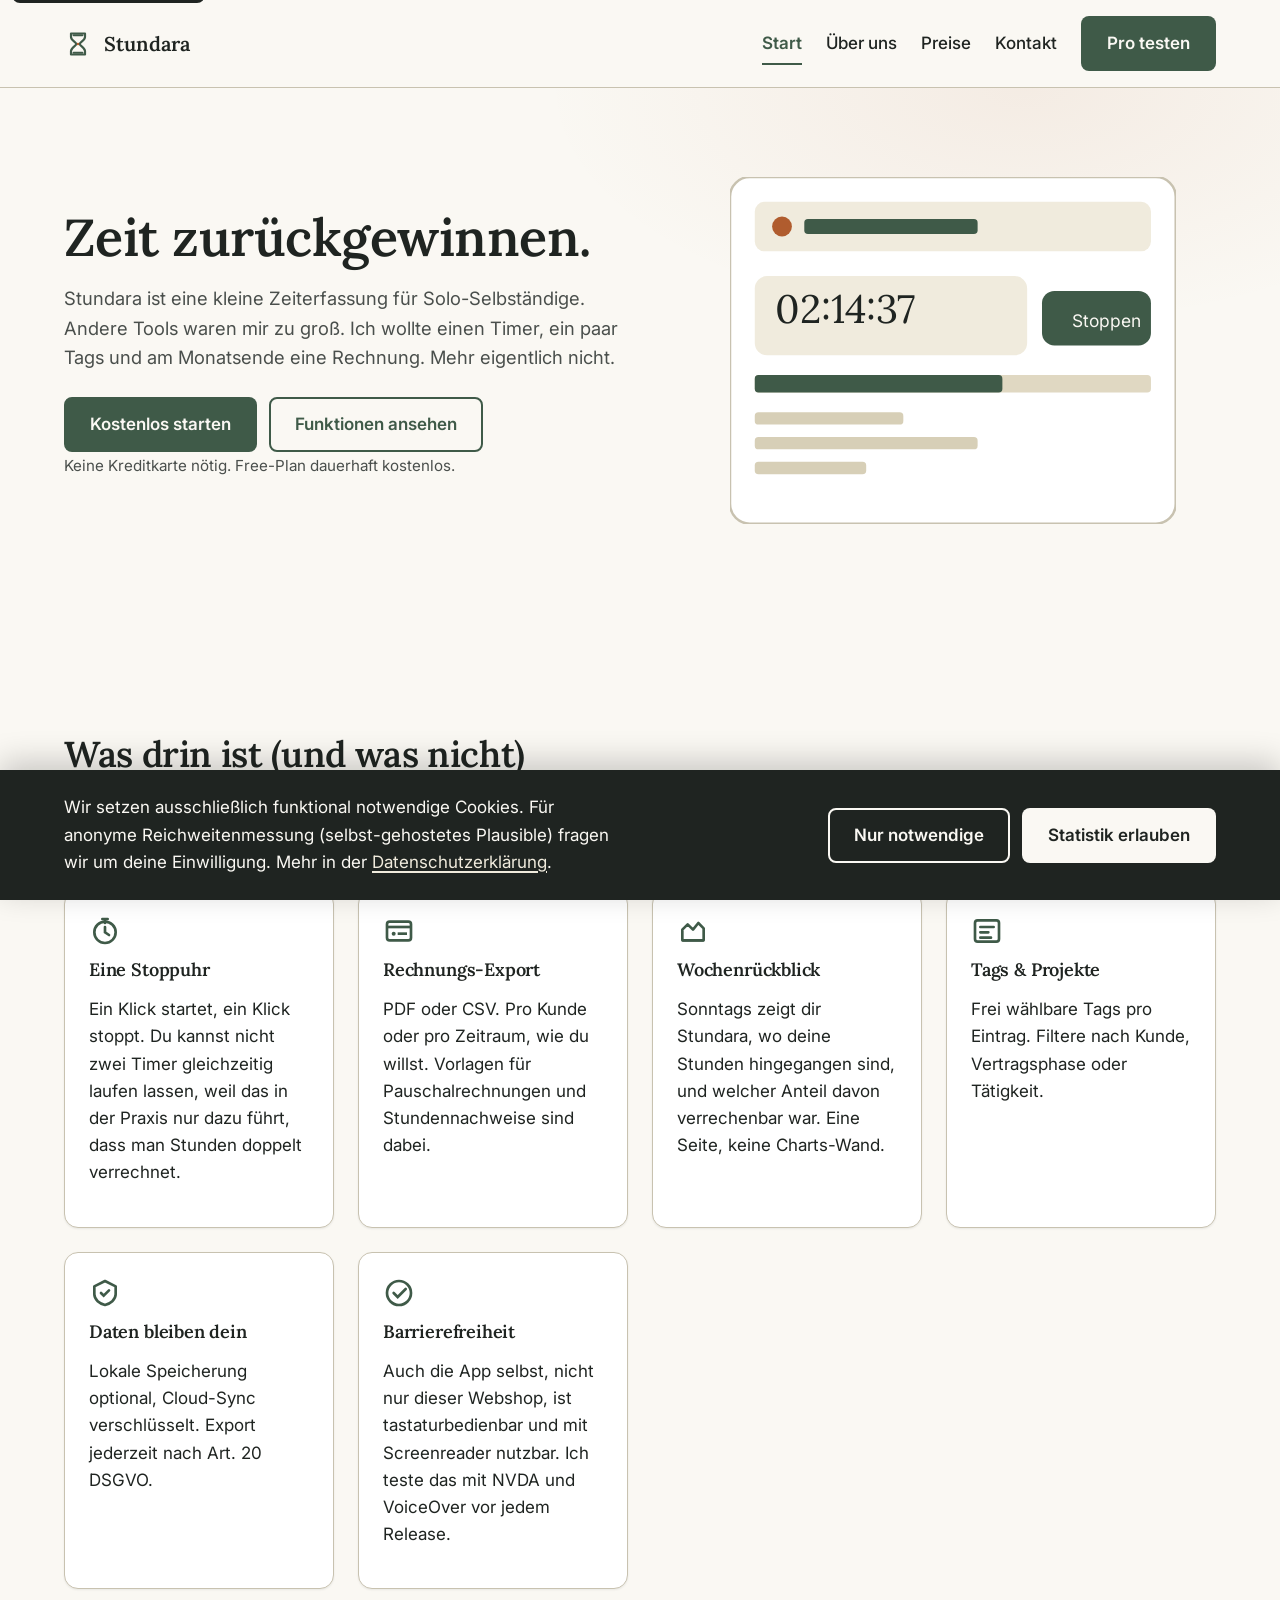
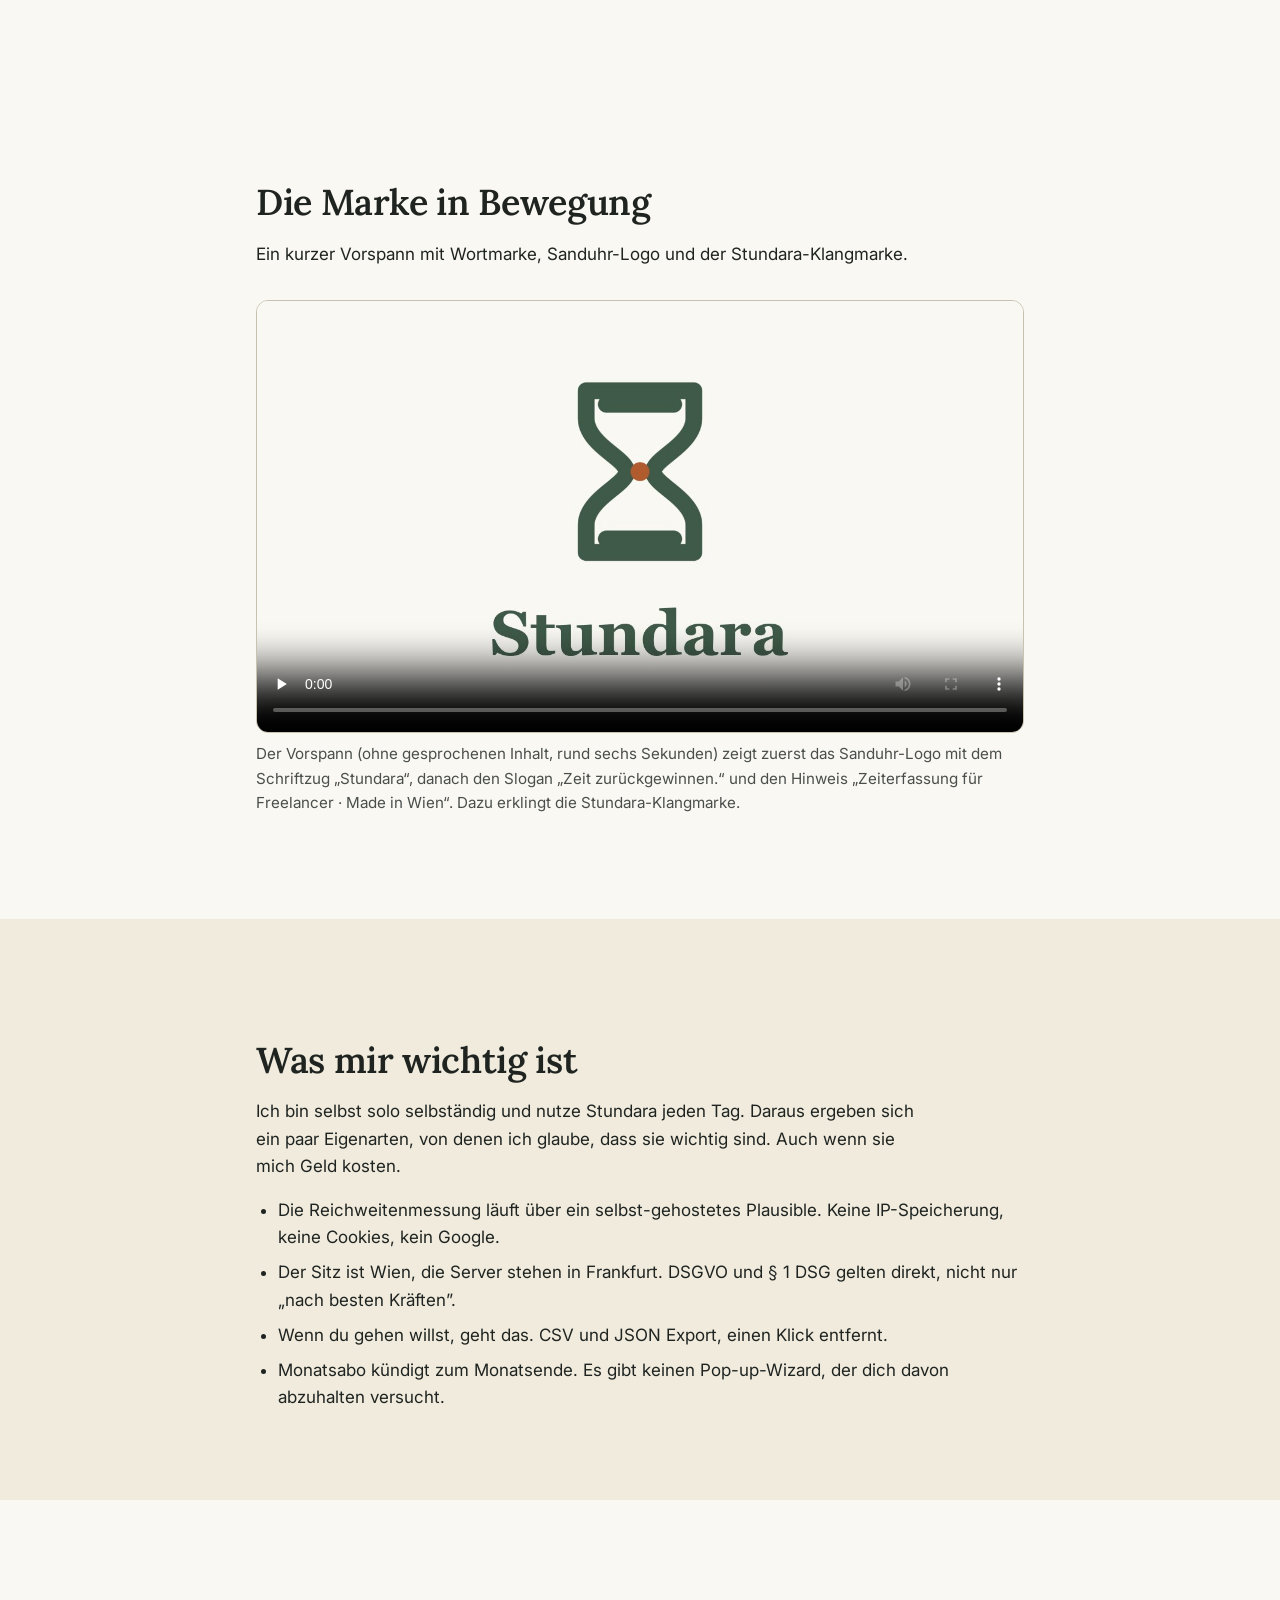
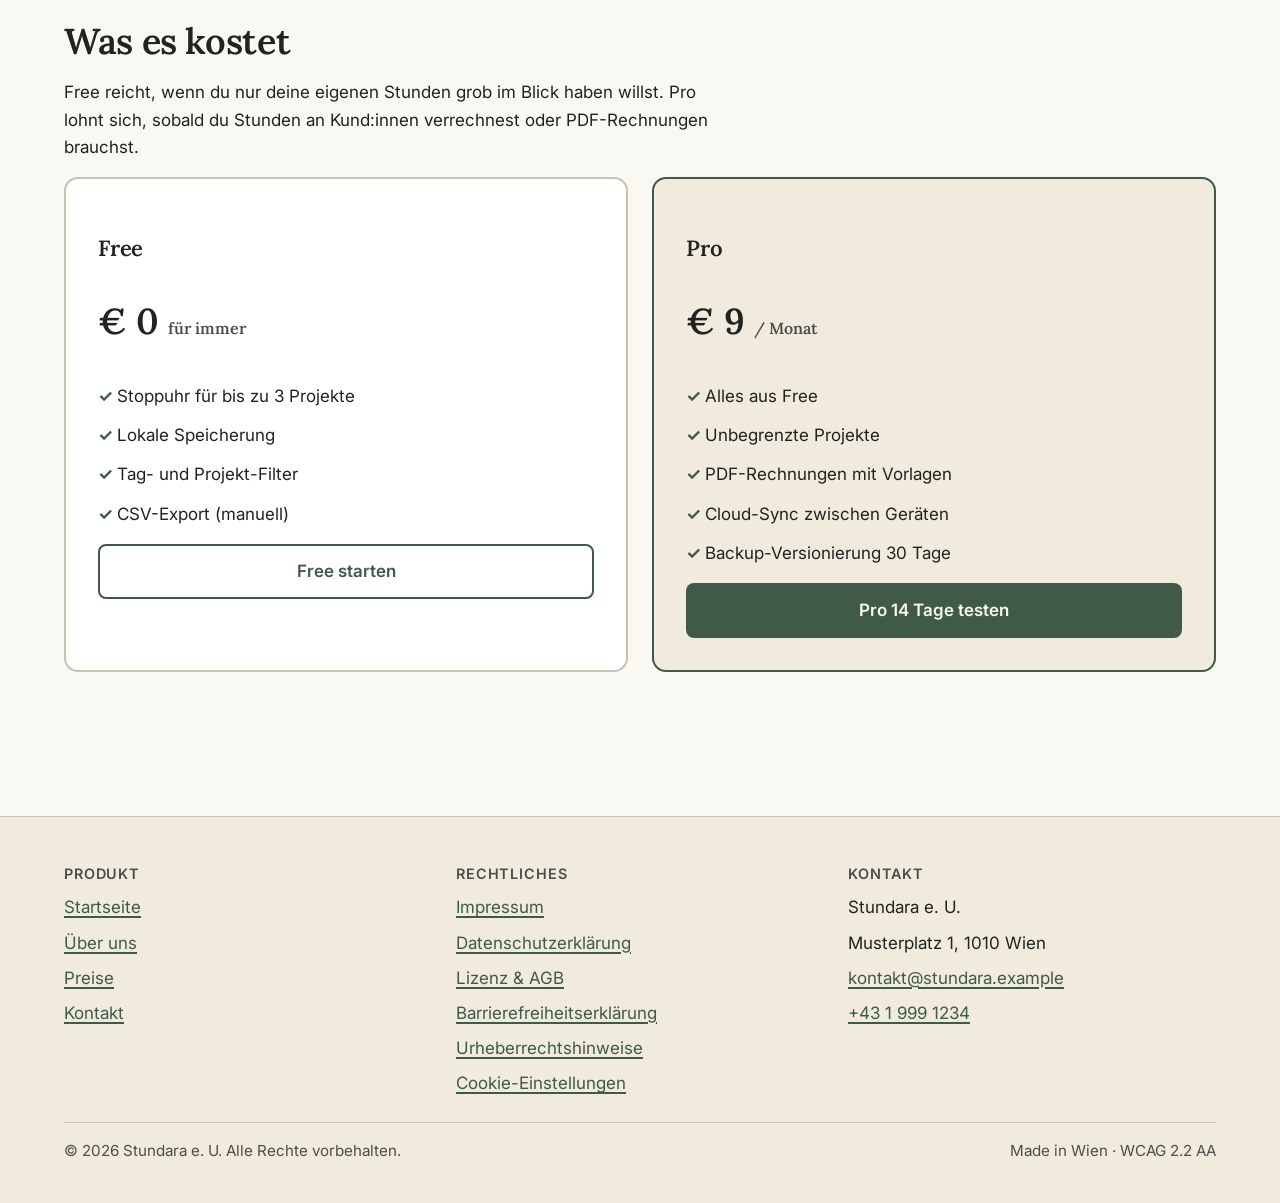
<file: index.html>
<!DOCTYPE html>
<html lang="de-AT">
<head>
  <meta charset="UTF-8">
  <meta name="viewport" content="width=device-width, initial-scale=1.0">
  <title>Stundara – Zeit zurückgewinnen | Zeiterfassung für Freelancer</title>
  <meta name="description" content="Stundara ist eine schlichte Zeiterfassungs-Software für Freelancer und Solo-Selbständige. Stoppuhr-Timer, Projekt-Tagging und Rechnungs-Export. Made in Wien.">
  <meta name="theme-color" content="#3F5A48">
  <link rel="preconnect" href="https://fonts.googleapis.com">
  <link rel="preconnect" href="https://fonts.gstatic.com" crossorigin>
  <link rel="stylesheet" href="https://fonts.googleapis.com/css2?family=Inter:wght@400;500;600;700&family=Lora:ital,wght@0,500;0,600;1,400&display=swap">
  <link rel="stylesheet" href="assets/css/base.css">
  <link rel="icon" type="image/svg+xml" href="assets/img/favicon.svg">
</head>
<body>

  <a class="skip-link" href="#main">Zum Inhalt springen</a>

  <header class="site-header" role="banner">
    <div class="container site-header__inner">
      <a href="index.html" class="brand" aria-label="Stundara, Startseite">
        <svg class="brand__logo" viewBox="0 0 32 32" aria-hidden="true" focusable="false">
          <title>Sanduhr-Logo</title>
          <path d="M8 4 H24 V8 C24 12 18 14 18 16 C18 18 24 20 24 24 V28 H8 V24 C8 20 14 18 14 16 C14 14 8 12 8 8 Z"
                fill="none" stroke="#3F5A48" stroke-width="2.5" stroke-linejoin="round"/>
          <path d="M11 6 H21 M11 26 H21" stroke="#3F5A48" stroke-width="2.5" stroke-linecap="round"/>
          <circle cx="16" cy="16" r="1.4" fill="#B05C2E"/>
        </svg>
        <span>Stundara</span>
      </a>

      <button class="site-nav__toggle" type="button"
              aria-expanded="false" aria-controls="primary-nav"
              aria-label="Hauptmenü öffnen oder schließen">
        <span aria-hidden="true">☰</span>
        <span>Menü</span>
      </button>

      <nav id="primary-nav" aria-label="Hauptnavigation">
        <ul class="site-nav__list">
          <li><a class="site-nav__link" href="index.html" aria-current="page">Start</a></li>
          <li><a class="site-nav__link" href="about.html">Über uns</a></li>
          <li><a class="site-nav__link" href="pricing.html">Preise</a></li>
          <li><a class="site-nav__link" href="contact.html">Kontakt</a></li>
          <li><a class="btn btn--primary" href="pricing.html">Pro testen</a></li>
        </ul>
      </nav>
    </div>
  </header>

  <main id="main">

    <!-- Hero -->
    <section class="hero" aria-labelledby="hero-title">
      <div class="container hero__grid">
        <div>
          <h1 id="hero-title">Zeit zurückgewinnen.</h1>
          <p class="hero__lede">
            Stundara ist eine kleine Zeiterfassung für Solo-Selbständige.
            Andere Tools waren mir zu groß. Ich wollte einen Timer, ein paar Tags
            und am Monatsende eine Rechnung. Mehr eigentlich nicht.
          </p>
          <div class="hero__actions">
            <a class="btn btn--primary" href="pricing.html">Kostenlos starten</a>
            <a class="btn btn--secondary" href="#features">Funktionen ansehen</a>
          </div>
          <p><small>Keine Kreditkarte nötig. Free-Plan dauerhaft kostenlos.</small></p>
        </div>

        <figure aria-hidden="true">
          <svg viewBox="0 0 360 280" role="img" aria-label="Skizzierte Darstellung der Stundara-Oberfläche mit Stoppuhr-Element">
            <title>Stundara-Oberfläche, schematisch</title>
            <rect x="0" y="0" width="360" height="280" rx="16" fill="#FFFFFF" stroke="#C8C2B0" stroke-width="2"/>
            <rect x="20" y="20" width="320" height="40" rx="8" fill="#F0EBDD"/>
            <circle cx="42" cy="40" r="8" fill="#B05C2E"/>
            <rect x="60" y="34" width="140" height="12" rx="3" fill="#3F5A48"/>
            <rect x="20" y="80" width="220" height="64" rx="10" fill="#F0EBDD"/>
            <text x="36" y="118" font-family="Lora, serif" font-size="32" fill="#1F2421">02:14:37</text>
            <rect x="252" y="92" width="88" height="44" rx="10" fill="#3F5A48"/>
            <text x="276" y="121" font-family="Inter, sans-serif" font-size="14" fill="#FAF8F3">Stoppen</text>
            <rect x="20" y="160" width="320" height="14" rx="3" fill="#E0D8C2"/>
            <rect x="20" y="160" width="200" height="14" rx="3" fill="#3F5A48"/>
            <rect x="20" y="190" width="120" height="10" rx="3" fill="#D7CFB7"/>
            <rect x="20" y="210" width="180" height="10" rx="3" fill="#D7CFB7"/>
            <rect x="20" y="230" width="90" height="10" rx="3" fill="#D7CFB7"/>
          </svg>
        </figure>
      </div>
    </section>

    <!-- Features -->
    <section class="section" id="features" aria-labelledby="features-title">
      <div class="container">
        <h2 id="features-title">Was drin ist (und was nicht)</h2>
        <p>Ich habe Stundara für eine sehr enge Zielgruppe gebaut: eine Person, die ihre eigenen Stunden im Griff haben will. Kein Team-Management, keine Approvals, kein Kunden-Portal.</p>

        <div class="grid grid--features" role="list">
          <article class="card" role="listitem" aria-labelledby="f1-title">
            <svg class="card__icon" viewBox="0 0 24 24" aria-hidden="true" focusable="false">
              <circle cx="12" cy="13" r="8" fill="none" stroke="currentColor" stroke-width="2"/>
              <path d="M12 9 V13 L15 15" fill="none" stroke="currentColor" stroke-width="2" stroke-linecap="round"/>
              <path d="M10 3 H14 M12 3 V6" stroke="currentColor" stroke-width="2" stroke-linecap="round"/>
            </svg>
            <h3 id="f1-title" class="card__title">Eine Stoppuhr</h3>
            <p>Ein Klick startet, ein Klick stoppt. Du kannst nicht zwei Timer gleichzeitig laufen lassen, weil das in der Praxis nur dazu führt, dass man Stunden doppelt verrechnet.</p>
          </article>

          <article class="card" role="listitem" aria-labelledby="f2-title">
            <svg class="card__icon" viewBox="0 0 24 24" aria-hidden="true" focusable="false">
              <rect x="3" y="5" width="18" height="14" rx="2" fill="none" stroke="currentColor" stroke-width="2"/>
              <path d="M3 9 H21" stroke="currentColor" stroke-width="2"/>
              <circle cx="8" cy="14" r="1.5" fill="currentColor"/>
              <rect x="11" y="13" width="7" height="2" fill="currentColor"/>
            </svg>
            <h3 id="f2-title" class="card__title">Rechnungs-Export</h3>
            <p>PDF oder CSV. Pro Kunde oder pro Zeitraum, wie du willst. Vorlagen für Pauschalrechnungen und Stundennachweise sind dabei.</p>
          </article>

          <article class="card" role="listitem" aria-labelledby="f3-title">
            <svg class="card__icon" viewBox="0 0 24 24" aria-hidden="true" focusable="false">
              <path d="M4 19 V11 L8 7 L12 11 L16 6 L20 10 V19 Z" fill="none" stroke="currentColor" stroke-width="2" stroke-linejoin="round"/>
              <path d="M4 19 H20" stroke="currentColor" stroke-width="2"/>
            </svg>
            <h3 id="f3-title" class="card__title">Wochenrückblick</h3>
            <p>Sonntags zeigt dir Stundara, wo deine Stunden hingegangen sind, und welcher Anteil davon verrechenbar war. Eine Seite, keine Charts-Wand.</p>
          </article>

          <article class="card" role="listitem" aria-labelledby="f4-title">
            <svg class="card__icon" viewBox="0 0 24 24" aria-hidden="true" focusable="false">
              <rect x="3" y="4" width="18" height="16" rx="2" fill="none" stroke="currentColor" stroke-width="2"/>
              <path d="M7 9 H17 M7 13 H13 M7 17 H15" stroke="currentColor" stroke-width="2" stroke-linecap="round"/>
            </svg>
            <h3 id="f4-title" class="card__title">Tags &amp; Projekte</h3>
            <p>Frei wählbare Tags pro Eintrag. Filtere nach Kunde, Vertragsphase oder Tätigkeit.</p>
          </article>

          <article class="card" role="listitem" aria-labelledby="f5-title">
            <svg class="card__icon" viewBox="0 0 24 24" aria-hidden="true" focusable="false">
              <path d="M12 3 L4 7 V13 C4 17 8 20 12 21 C16 20 20 17 20 13 V7 Z"
                    fill="none" stroke="currentColor" stroke-width="2" stroke-linejoin="round"/>
              <path d="M9 12 L11 14 L15 10" fill="none" stroke="currentColor" stroke-width="2" stroke-linecap="round"/>
            </svg>
            <h3 id="f5-title" class="card__title">Daten bleiben dein</h3>
            <p>Lokale Speicherung optional, Cloud-Sync verschlüsselt. Export jederzeit nach Art. 20 DSGVO.</p>
          </article>

          <article class="card" role="listitem" aria-labelledby="f6-title">
            <svg class="card__icon" viewBox="0 0 24 24" aria-hidden="true" focusable="false">
              <circle cx="12" cy="12" r="9" fill="none" stroke="currentColor" stroke-width="2"/>
              <path d="M8 12 L11 15 L17 9" fill="none" stroke="currentColor" stroke-width="2" stroke-linecap="round"/>
            </svg>
            <h3 id="f6-title" class="card__title">Barrierefreiheit</h3>
            <p>Auch die App selbst, nicht nur dieser Webshop, ist tastaturbedienbar und mit Screenreader nutzbar. Ich teste das mit NVDA und VoiceOver vor jedem Release.</p>
          </article>
        </div>
      </div>
    </section>

    <!-- Marken-Intro-Video -->
    <section class="section" aria-labelledby="intro-video-title">
      <div class="container article">
        <h2 id="intro-video-title">Die Marke in Bewegung</h2>
        <p>Ein kurzer Vorspann mit Wortmarke, Sanduhr-Logo und der Stundara-Klangmarke.</p>
        <figure class="media-figure">
          <video controls preload="none" width="1280" height="720"
                 poster="assets/img/intro-poster.jpg" aria-describedby="intro-video-desc">
            <source src="assets/video/stundara-intro.mp4" type="video/mp4">
            <p>Ihr Browser kann das Video nicht abspielen.
              <a href="assets/video/stundara-intro.mp4">Video als MP4 herunterladen</a>.</p>
          </video>
          <figcaption id="intro-video-desc">
            Der Vorspann (ohne gesprochenen Inhalt, rund sechs Sekunden) zeigt zuerst das
            Sanduhr-Logo mit dem Schriftzug „Stundara“, danach den Slogan
            „Zeit zurückgewinnen.“ und den Hinweis „Zeiterfassung für Freelancer · Made in Wien“.
            Dazu erklingt die Stundara-Klangmarke.
          </figcaption>
        </figure>
      </div>
    </section>

    <!-- Trust / Manifest -->
    <section class="section" style="background: var(--c-bg-alt);" aria-labelledby="manifest-title">
      <div class="container article">
        <h2 id="manifest-title">Was mir wichtig ist</h2>
        <p>
          Ich bin selbst solo selbständig und nutze Stundara jeden Tag. Daraus ergeben sich
          ein paar Eigenarten, von denen ich glaube, dass sie wichtig sind. Auch wenn sie
          mich Geld kosten.
        </p>
        <ul>
          <li>Die Reichweitenmessung läuft über ein selbst-gehostetes Plausible. Keine IP-Speicherung, keine Cookies, kein Google.</li>
          <li>Der Sitz ist Wien, die Server stehen in Frankfurt. DSGVO und § 1 DSG gelten direkt, nicht nur „nach besten Kräften”.</li>
          <li>Wenn du gehen willst, geht das. CSV und JSON Export, einen Klick entfernt.</li>
          <li>Monatsabo kündigt zum Monatsende. Es gibt keinen Pop-up-Wizard, der dich davon abzuhalten versucht.</li>
        </ul>
      </div>
    </section>

    <!-- Preis-Teaser -->
    <section class="section" aria-labelledby="pricing-teaser-title">
      <div class="container">
        <h2 id="pricing-teaser-title">Was es kostet</h2>
        <p>Free reicht, wenn du nur deine eigenen Stunden grob im Blick haben willst. Pro lohnt sich, sobald du Stunden an Kund:innen verrechnest oder PDF-Rechnungen brauchst.</p>
        <div class="grid grid--pricing">
          <article class="price-card" aria-labelledby="plan-free">
            <h3 id="plan-free">Free</h3>
            <p class="price-card__price">€ 0 <span>für immer</span></p>
            <ul class="price-card__list">
              <li>Stoppuhr für bis zu 3 Projekte</li>
              <li>Lokale Speicherung</li>
              <li>Tag- und Projekt-Filter</li>
              <li>CSV-Export (manuell)</li>
            </ul>
            <a class="btn btn--secondary" href="pricing.html">Free starten</a>
          </article>

          <article class="price-card price-card--featured" aria-labelledby="plan-pro">
            <h3 id="plan-pro">Pro</h3>
            <p class="price-card__price">€ 9 <span>/ Monat</span></p>
            <ul class="price-card__list">
              <li>Alles aus Free</li>
              <li>Unbegrenzte Projekte</li>
              <li>PDF-Rechnungen mit Vorlagen</li>
              <li>Cloud-Sync zwischen Geräten</li>
              <li>Backup-Versionierung 30 Tage</li>
            </ul>
            <a class="btn btn--primary" href="pricing.html">Pro 14 Tage testen</a>
          </article>
        </div>
      </div>
    </section>

  </main>

  <footer class="site-footer" role="contentinfo">
    <div class="container site-footer__grid">
      <div class="site-footer__col">
        <h2>Produkt</h2>
        <ul>
          <li><a href="index.html">Startseite</a></li>
          <li><a href="about.html">Über uns</a></li>
          <li><a href="pricing.html">Preise</a></li>
          <li><a href="contact.html">Kontakt</a></li>
        </ul>
      </div>
      <div class="site-footer__col">
        <h2>Rechtliches</h2>
        <ul>
          <li><a href="imprint.html">Impressum</a></li>
          <li><a href="privacy.html">Datenschutzerklärung</a></li>
          <li><a href="license.html">Lizenz &amp; AGB</a></li>
          <li><a href="accessibility.html">Barrierefreiheitserklärung</a></li>
          <li><a href="credits.html">Urheberrechtshinweise</a></li>
          <li><a href="#" data-cookie-reopen>Cookie-Einstellungen</a></li>
        </ul>
      </div>
      <div class="site-footer__col">
        <h2>Kontakt</h2>
        <ul>
          <li>Stundara e. U.</li>
          <li>Musterplatz 1, 1010 Wien</li>
          <li><a href="mailto:kontakt@stundara.example">kontakt@stundara.example</a></li>
          <li><a href="tel:+4319991234">+43 1 999 1234</a></li>
        </ul>
      </div>
    </div>
    <div class="container site-footer__bottom">
      <p>&copy; 2026 Stundara e. U. Alle Rechte vorbehalten.</p>
      <p>Made in Wien · WCAG 2.2 AA</p>
    </div>
  </footer>

  <aside class="cookie-banner" id="cookie-banner" role="region"
         aria-labelledby="cookie-banner-title" aria-describedby="cookie-banner-desc" tabindex="-1" hidden>
    <div class="container cookie-banner__grid">
      <div>
        <h2 id="cookie-banner-title" class="visually-hidden">Cookie-Einstellungen</h2>
        <p id="cookie-banner-desc">
          Wir setzen ausschließlich funktional notwendige Cookies. Für anonyme Reichweitenmessung (selbst-gehostetes Plausible)
          fragen wir um deine Einwilligung. Mehr in der
          <a href="privacy.html">Datenschutzerklärung</a>.
        </p>
      </div>
      <div class="cookie-banner__actions">
        <button type="button" class="btn btn--ghost" data-consent="necessary">Nur notwendige</button>
        <button type="button" class="btn btn--primary" data-consent="all">Statistik erlauben</button>
      </div>
    </div>
  </aside>

  <script src="assets/js/main.js" defer></script>
</body>
</html>
</file>
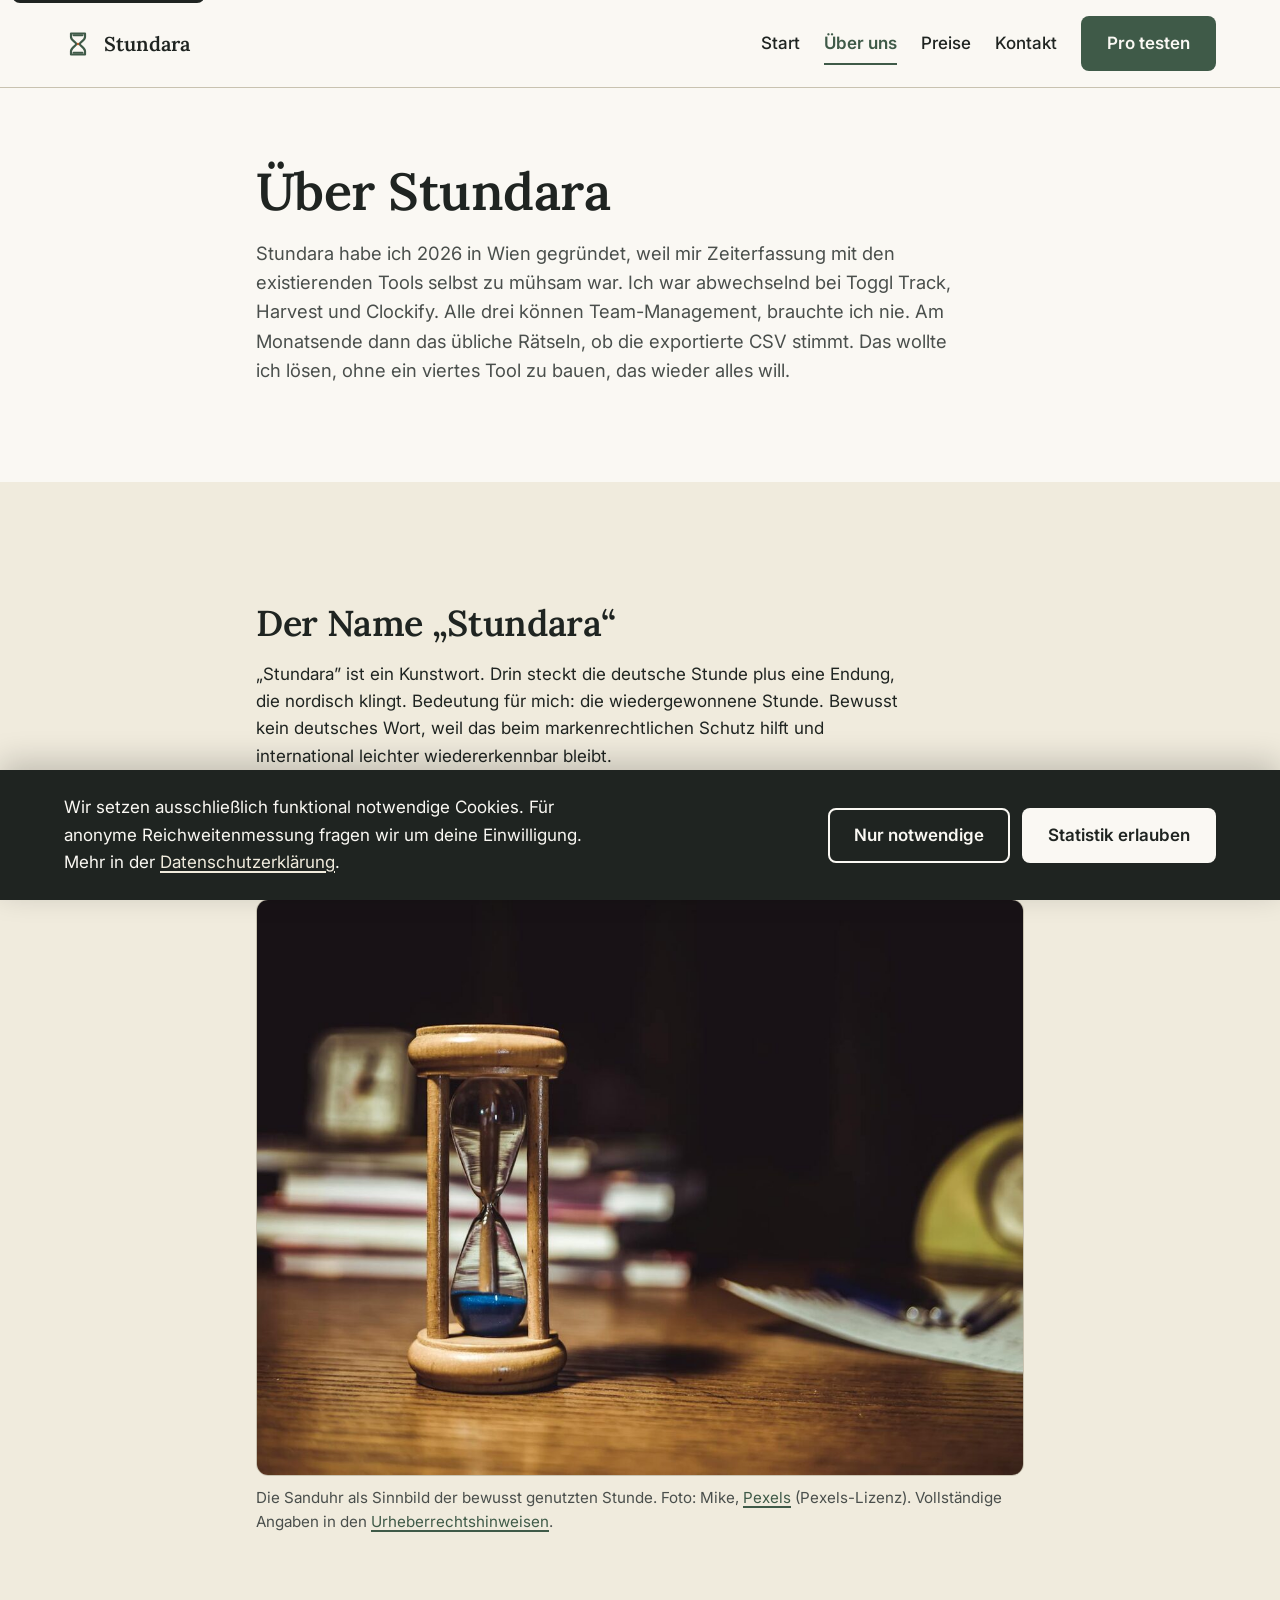
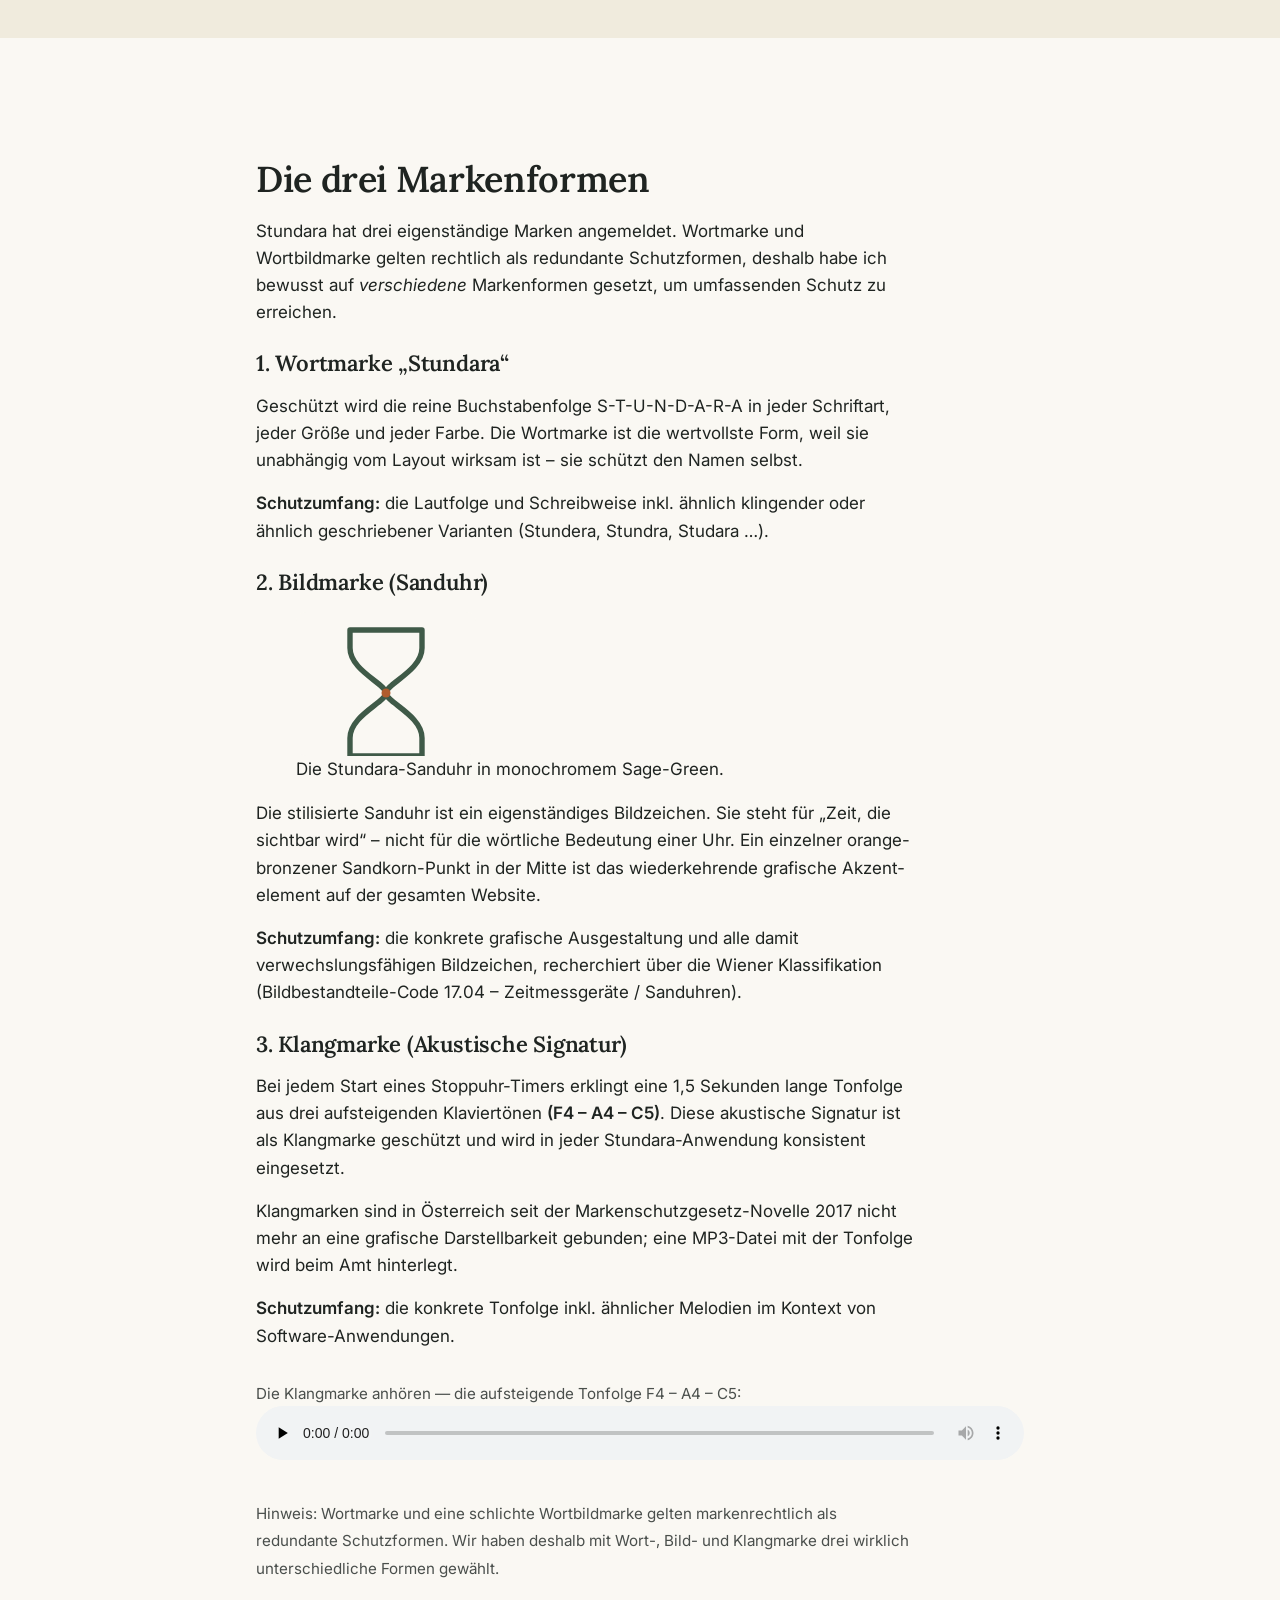
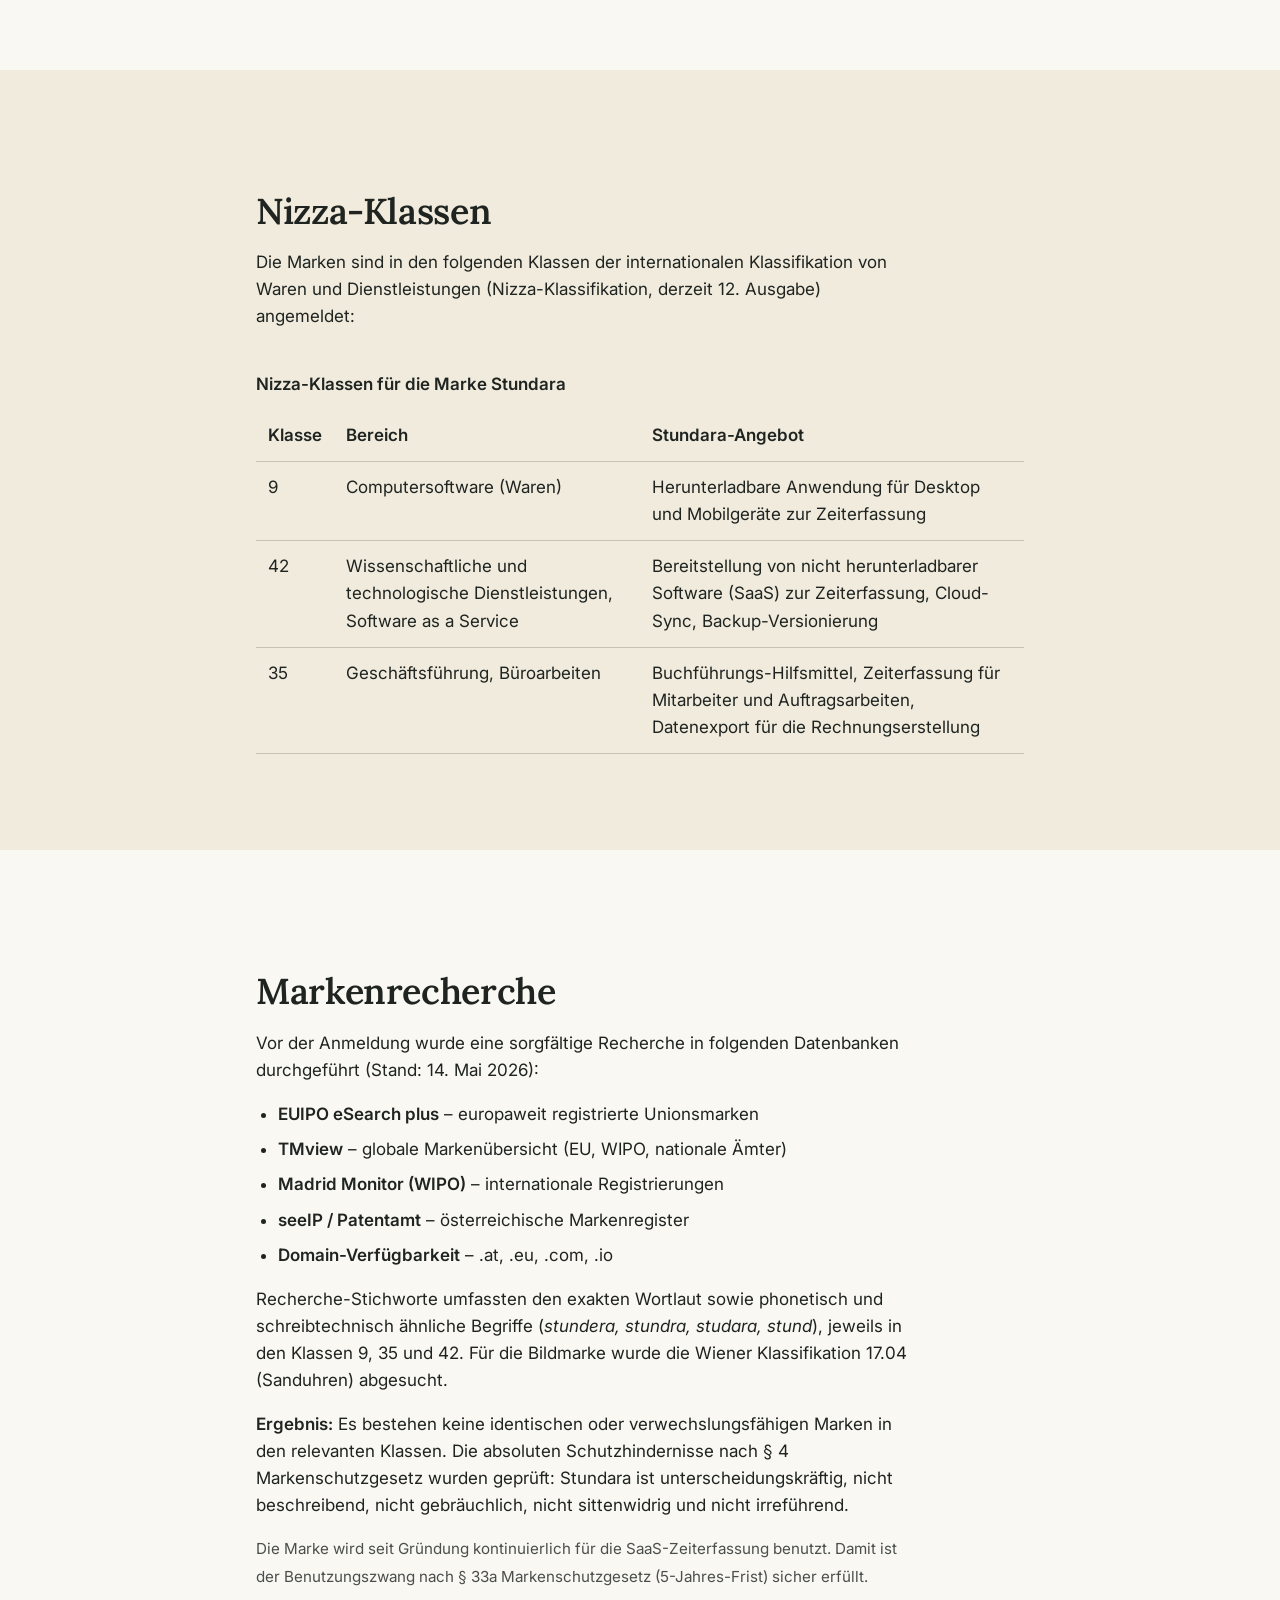
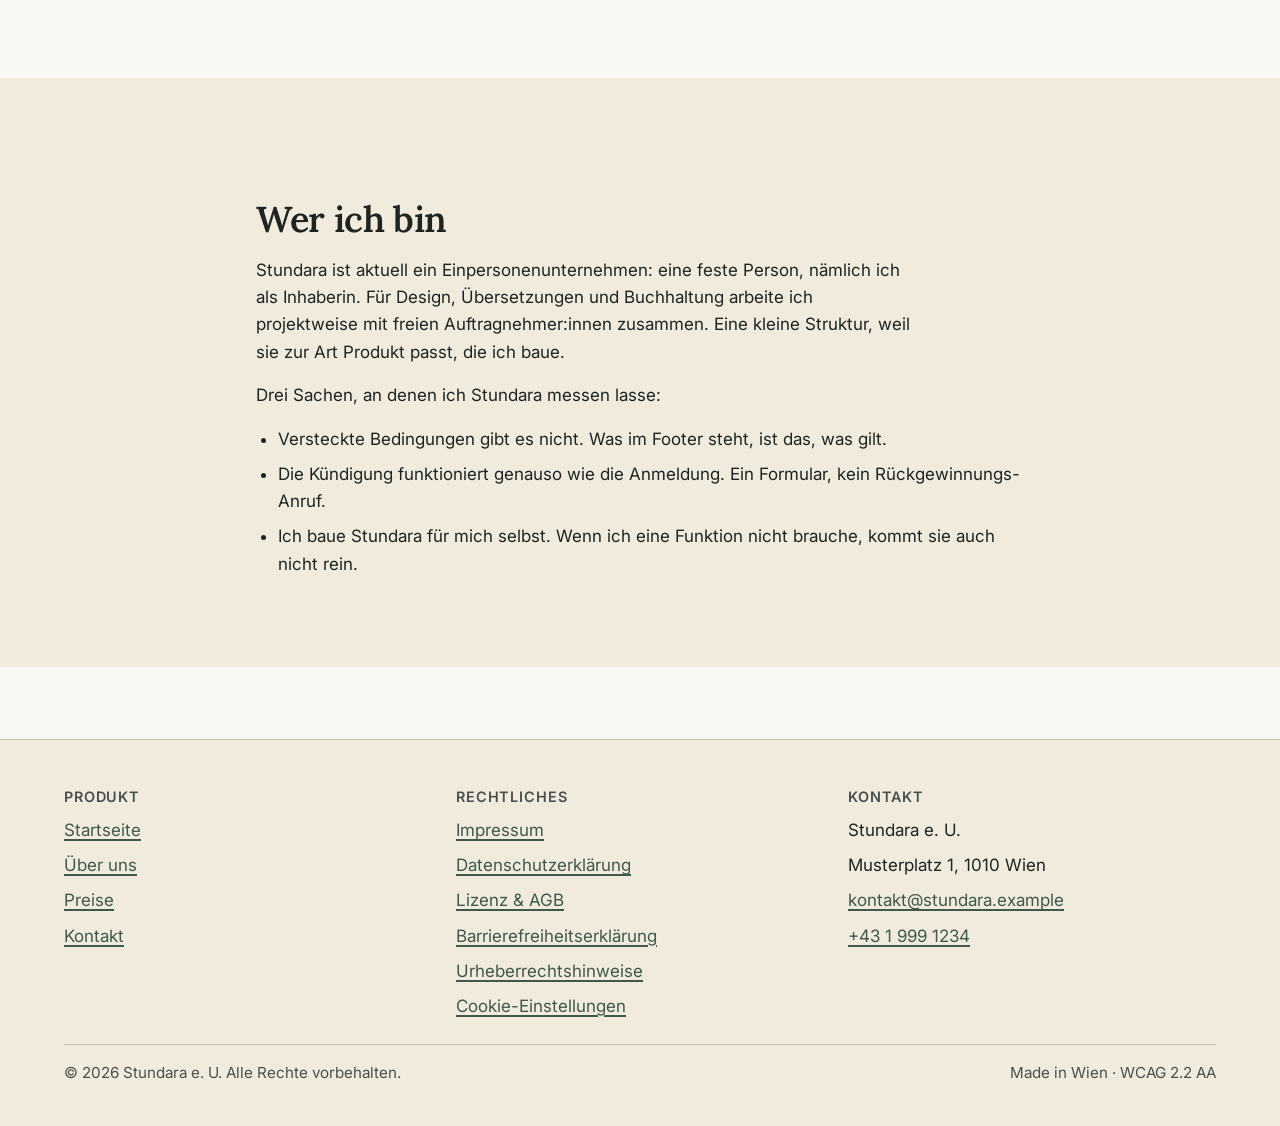
<file: about.html>
<!DOCTYPE html>
<html lang="de-AT">
<head>
  <meta charset="UTF-8">
  <meta name="viewport" content="width=device-width, initial-scale=1.0">
  <title>Über uns – Stundara | Marke und Geschichte</title>
  <meta name="description" content="Die Marke Stundara, drei Markenformen, Nizza-Klassen und das Team hinter der Zeiterfassung.">
  <link rel="preconnect" href="https://fonts.googleapis.com">
  <link rel="preconnect" href="https://fonts.gstatic.com" crossorigin>
  <link rel="stylesheet" href="https://fonts.googleapis.com/css2?family=Inter:wght@400;500;600;700&family=Lora:ital,wght@0,500;0,600;1,400&display=swap">
  <link rel="stylesheet" href="assets/css/base.css">
  <link rel="icon" type="image/svg+xml" href="assets/img/favicon.svg">
</head>
<body>
  <a class="skip-link" href="#main">Zum Inhalt springen</a>

  <header class="site-header" role="banner">
    <div class="container site-header__inner">
      <a href="index.html" class="brand" aria-label="Stundara, Startseite">
        <svg class="brand__logo" viewBox="0 0 32 32" aria-hidden="true" focusable="false">
          <path d="M8 4 H24 V8 C24 12 18 14 18 16 C18 18 24 20 24 24 V28 H8 V24 C8 20 14 18 14 16 C14 14 8 12 8 8 Z" fill="none" stroke="#3F5A48" stroke-width="2.5" stroke-linejoin="round"/>
          <path d="M11 6 H21 M11 26 H21" stroke="#3F5A48" stroke-width="2.5" stroke-linecap="round"/>
          <circle cx="16" cy="16" r="1.4" fill="#B05C2E"/>
        </svg>
        <span>Stundara</span>
      </a>
      <button class="site-nav__toggle" type="button" aria-expanded="false" aria-controls="primary-nav" aria-label="Hauptmenü öffnen oder schließen">
        <span aria-hidden="true">☰</span><span>Menü</span>
      </button>
      <nav id="primary-nav" aria-label="Hauptnavigation">
        <ul class="site-nav__list">
          <li><a class="site-nav__link" href="index.html">Start</a></li>
          <li><a class="site-nav__link" href="about.html" aria-current="page">Über uns</a></li>
          <li><a class="site-nav__link" href="pricing.html">Preise</a></li>
          <li><a class="site-nav__link" href="contact.html">Kontakt</a></li>
          <li><a class="btn btn--primary" href="pricing.html">Pro testen</a></li>
        </ul>
      </nav>
    </div>
  </header>

  <main id="main">

    <section class="section">
      <div class="container article">
        <h1>Über Stundara</h1>
        <p class="hero__lede">
          Stundara habe ich 2026 in Wien gegründet, weil mir Zeiterfassung mit den
          existierenden Tools selbst zu mühsam war. Ich war abwechselnd bei Toggl Track,
          Harvest und Clockify. Alle drei können Team-Management, brauchte ich nie. Am
          Monatsende dann das übliche Rätseln, ob die exportierte CSV stimmt. Das wollte
          ich lösen, ohne ein viertes Tool zu bauen, das wieder alles will.
        </p>
      </div>
    </section>

    <section class="section" style="background: var(--c-bg-alt);">
      <div class="container article">
        <h2>Der Name „Stundara“</h2>
        <p>
          „Stundara” ist ein Kunstwort. Drin steckt die deutsche Stunde plus eine Endung, die
          nordisch klingt. Bedeutung für mich: die wieder­gewonnene Stunde. Bewusst kein
          deutsches Wort, weil das beim markenrechtlichen Schutz hilft und international
          leichter wiedererkennbar bleibt.
        </p>
        <p>
          Die Wortschöpfung ist <em>frei von beschreibendem Charakter</em>: Sie weist auf den
          Anwendungsbereich „Zeit“ hin, beschreibt aber kein konkretes Produktmerkmal und ist damit
          unterscheidungs­kräftig im Sinne des § 4 Markenschutzgesetz.
        </p>
        <figure class="media-figure">
          <img src="assets/img/sanduhr.jpg" width="1199" height="900"
               alt="Eine hölzerne Sanduhr mit blauem Sand auf einer Holzfläche; im unscharfen Hintergrund Bücher und eine Uhr.">
          <figcaption>
            Die Sanduhr als Sinnbild der bewusst genutzten Stunde.
            Foto: Mike, <a href="https://www.pexels.com/photo/hourglass-on-brown-wooden-frame-1178684/" rel="external">Pexels</a>
            (Pexels-Lizenz). Vollständige Angaben in den
            <a href="credits.html">Urheberrechtshinweisen</a>.
          </figcaption>
        </figure>
      </div>
    </section>

    <section class="section">
      <div class="container article">
        <h2>Die drei Markenformen</h2>
        <p>
          Stundara hat drei eigenständige Marken angemeldet. Wortmarke und Wortbildmarke
          gelten rechtlich als redundante Schutzformen, deshalb habe ich bewusst auf
          <em>verschiedene</em> Markenformen gesetzt, um umfassenden Schutz zu erreichen.
        </p>

        <article aria-labelledby="m1">
          <h3 id="m1">1. Wortmarke „Stundara“</h3>
          <p>
            Geschützt wird die reine Buchstabenfolge S-T-U-N-D-A-R-A in jeder Schriftart, jeder Größe
            und jeder Farbe. Die Wortmarke ist die wertvollste Form, weil sie unabhängig vom Layout
            wirksam ist – sie schützt den Namen selbst.
          </p>
          <p><strong>Schutzumfang:</strong> die Lautfolge und Schreibweise inkl. ähnlich klingender oder
            ähnlich geschriebener Varianten (Stundera, Stundra, Studara …).</p>
        </article>

        <article aria-labelledby="m2">
          <h3 id="m2">2. Bildmarke (Sanduhr)</h3>
          <figure>
            <svg viewBox="0 0 200 160" width="180" height="144" aria-hidden="true" focusable="false">
              <rect x="0" y="0" width="200" height="160" rx="12" fill="#FAF8F3"/>
              <path d="M60 30 H140 V50 C140 75 100 90 100 100 C100 110 140 125 140 150 V170 H60 V150 C60 125 100 110 100 100 C100 90 60 75 60 50 Z"
                    fill="none" stroke="#3F5A48" stroke-width="6" stroke-linejoin="round" transform="translate(0,-10)"/>
              <circle cx="100" cy="90" r="5" fill="#B05C2E"/>
            </svg>
            <figcaption>Die Stundara-Sanduhr in monochromem Sage-Green.</figcaption>
          </figure>
          <p>
            Die stilisierte Sanduhr ist ein eigenständiges Bildzeichen. Sie steht für „Zeit, die
            sichtbar wird“ – nicht für die wörtliche Bedeutung einer Uhr. Ein einzelner orange-bronzener
            Sandkorn-Punkt in der Mitte ist das wieder­kehrende grafische Akzent­element auf
            der gesamten Website.
          </p>
          <p><strong>Schutzumfang:</strong> die konkrete grafische Ausgestaltung und alle damit
            verwechslungs­fähigen Bildzeichen, recherchiert über die Wiener Klassifikation
            (Bildbestandteile-Code 17.04 – Zeitmess­geräte / Sanduhren).</p>
        </article>

        <article aria-labelledby="m3">
          <h3 id="m3">3. Klangmarke (Akustische Signatur)</h3>
          <p>
            Bei jedem Start eines Stoppuhr-Timers erklingt eine 1,5 Sekunden lange Tonfolge aus
            drei aufsteigenden Klaviertönen <strong>(F4 – A4 – C5)</strong>. Diese akustische
            Signatur ist als Klangmarke geschützt und wird in jeder Stundara-Anwendung
            konsistent eingesetzt.
          </p>
          <p>
            Klangmarken sind in Österreich seit der Markenschutzgesetz-Novelle 2017 nicht mehr
            an eine grafische Darstellbarkeit gebunden; eine MP3-Datei mit der Tonfolge wird
            beim Amt hinterlegt.
          </p>
          <p><strong>Schutzumfang:</strong> die konkrete Tonfolge inkl. ähnlicher Melodien im
            Kontext von Software-Anwendungen.</p>
          <figure class="media-figure">
            <figcaption>Die Klangmarke anhören — die aufsteigende Tonfolge F4&nbsp;–&nbsp;A4&nbsp;–&nbsp;C5:</figcaption>
            <audio controls preload="none" aria-label="Stundara-Klangmarke abspielen">
              <source src="assets/audio/stundara-klangmarke.mp3" type="audio/mpeg">
              <p>Ihr Browser kann die Audiodatei nicht abspielen.
                <a href="assets/audio/stundara-klangmarke.mp3">Klangmarke als MP3 herunterladen</a>.</p>
            </audio>
          </figure>
        </article>

        <p>
          <small>
            Hinweis: Wortmarke und eine schlichte Wortbildmarke gelten markenrechtlich als
            redundante Schutzformen. Wir haben deshalb mit Wort-, Bild- und Klangmarke drei
            wirklich unterschiedliche Formen gewählt.
          </small>
        </p>
      </div>
    </section>

    <section class="section" style="background: var(--c-bg-alt);">
      <div class="container article">
        <h2>Nizza-Klassen</h2>
        <p>
          Die Marken sind in den folgenden Klassen der internationalen Klassifikation
          von Waren und Dienstleistungen (Nizza-Klassifikation, derzeit 12. Ausgabe) angemeldet:
        </p>
        <div class="table-wrap" tabindex="0" role="region" aria-label="Nizza-Klassen für die Marke Stundara">
          <table class="data">
            <caption>Nizza-Klassen für die Marke Stundara</caption>
            <thead>
              <tr><th scope="col">Klasse</th><th scope="col">Bereich</th><th scope="col">Stundara-Angebot</th></tr>
            </thead>
            <tbody>
              <tr>
                <td>9</td>
                <td>Computersoftware (Waren)</td>
                <td>Herunterladbare Anwendung für Desktop und Mobilgeräte zur Zeiterfassung</td>
              </tr>
              <tr>
                <td>42</td>
                <td>Wissenschaftliche und technologische Dienstleistungen, Software as a Service</td>
                <td>Bereitstellung von nicht herunterladbarer Software (SaaS) zur Zeiterfassung,
                  Cloud-Sync, Backup-Versionierung</td>
              </tr>
              <tr>
                <td>35</td>
                <td>Geschäftsführung, Büroarbeiten</td>
                <td>Buchführungs-Hilfsmittel, Zeiterfassung für Mitarbeiter und Auftrags­arbeiten,
                  Datenexport für die Rechnungs­erstellung</td>
              </tr>
            </tbody>
          </table>
        </div>
      </div>
    </section>

    <section class="section">
      <div class="container article">
        <h2>Markenrecherche</h2>
        <p>
          Vor der Anmeldung wurde eine sorgfältige Recherche in folgenden Datenbanken durchgeführt
          (Stand: 14.&nbsp;Mai 2026):
        </p>
        <ul>
          <li><strong>EUIPO eSearch plus</strong> – europaweit registrierte Unionsmarken</li>
          <li><strong>TMview</strong> – globale Markenübersicht (EU, WIPO, nationale Ämter)</li>
          <li><strong>Madrid Monitor (WIPO)</strong> – internationale Registrierungen</li>
          <li><strong>seeIP / Patentamt</strong> – österreichische Markenregister</li>
          <li><strong>Domain-Verfügbarkeit</strong> – .at, .eu, .com, .io</li>
        </ul>
        <p>
          Recherche-Stichworte umfassten den exakten Wortlaut sowie phonetisch und
          schreibtechnisch ähnliche Begriffe (<em>stundera, stundra, studara, stund</em>),
          jeweils in den Klassen 9, 35 und 42. Für die Bildmarke wurde die Wiener Klassifikation
          17.04 (Sanduhren) abgesucht.
        </p>
        <p>
          <strong>Ergebnis:</strong> Es bestehen keine identischen oder
          verwechslungsfähigen Marken in den relevanten Klassen. Die absoluten Schutzhindernisse
          nach § 4 Markenschutzgesetz wurden geprüft: Stundara ist unterscheidungs­kräftig,
          nicht beschreibend, nicht gebräuchlich, nicht sittenwidrig und nicht irreführend.
        </p>
        <p>
          <small>
            Die Marke wird seit Gründung kontinuierlich für die SaaS-Zeit­erfassung benutzt.
            Damit ist der Benutzungs­zwang nach § 33a Markenschutzgesetz (5-Jahres-Frist)
            sicher erfüllt.
          </small>
        </p>
      </div>
    </section>

    <section class="section" style="background: var(--c-bg-alt);">
      <div class="container article">
        <h2>Wer ich bin</h2>
        <p>
          Stundara ist aktuell ein Einpersonenunternehmen: eine feste Person, nämlich ich
          als Inhaberin. Für Design, Übersetzungen und Buchhaltung arbeite ich projektweise
          mit freien Auftragnehmer:innen zusammen. Eine kleine Struktur, weil sie zur Art
          Produkt passt, die ich baue.
        </p>
        <p>Drei Sachen, an denen ich Stundara messen lasse:</p>
        <ul>
          <li>Versteckte Bedingungen gibt es nicht. Was im Footer steht, ist das, was gilt.</li>
          <li>Die Kündigung funktioniert genauso wie die Anmeldung. Ein Formular, kein Rückgewinnungs-Anruf.</li>
          <li>Ich baue Stundara für mich selbst. Wenn ich eine Funktion nicht brauche, kommt sie auch nicht rein.</li>
        </ul>
      </div>
    </section>

  </main>

  <footer class="site-footer" role="contentinfo">
    <div class="container site-footer__grid">
      <div class="site-footer__col">
        <h2>Produkt</h2>
        <ul>
          <li><a href="index.html">Startseite</a></li>
          <li><a href="about.html">Über uns</a></li>
          <li><a href="pricing.html">Preise</a></li>
          <li><a href="contact.html">Kontakt</a></li>
        </ul>
      </div>
      <div class="site-footer__col">
        <h2>Rechtliches</h2>
        <ul>
          <li><a href="imprint.html">Impressum</a></li>
          <li><a href="privacy.html">Datenschutzerklärung</a></li>
          <li><a href="license.html">Lizenz &amp; AGB</a></li>
          <li><a href="accessibility.html">Barrierefreiheitserklärung</a></li>
          <li><a href="credits.html">Urheberrechtshinweise</a></li>
          <li><a href="#" data-cookie-reopen>Cookie-Einstellungen</a></li>
        </ul>
      </div>
      <div class="site-footer__col">
        <h2>Kontakt</h2>
        <ul>
          <li>Stundara e. U.</li>
          <li>Musterplatz 1, 1010 Wien</li>
          <li><a href="mailto:kontakt@stundara.example">kontakt@stundara.example</a></li>
          <li><a href="tel:+4319991234">+43 1 999 1234</a></li>
        </ul>
      </div>
    </div>
    <div class="container site-footer__bottom">
      <p>&copy; 2026 Stundara e. U. Alle Rechte vorbehalten.</p>
      <p>Made in Wien · WCAG 2.2 AA</p>
    </div>
  </footer>

  <aside class="cookie-banner" id="cookie-banner" role="region" aria-labelledby="cookie-banner-title" aria-describedby="cookie-banner-desc" tabindex="-1" hidden>
    <div class="container cookie-banner__grid">
      <div>
        <h2 id="cookie-banner-title" class="visually-hidden">Cookie-Einstellungen</h2>
        <p id="cookie-banner-desc">Wir setzen ausschließlich funktional notwendige Cookies. Für anonyme Reichweitenmessung fragen wir um deine Einwilligung. Mehr in der <a href="privacy.html">Datenschutzerklärung</a>.</p>
      </div>
      <div class="cookie-banner__actions">
        <button type="button" class="btn btn--ghost" data-consent="necessary">Nur notwendige</button>
        <button type="button" class="btn btn--primary" data-consent="all">Statistik erlauben</button>
      </div>
    </div>
  </aside>

  <script src="assets/js/main.js" defer></script>
</body>
</html>
</file>
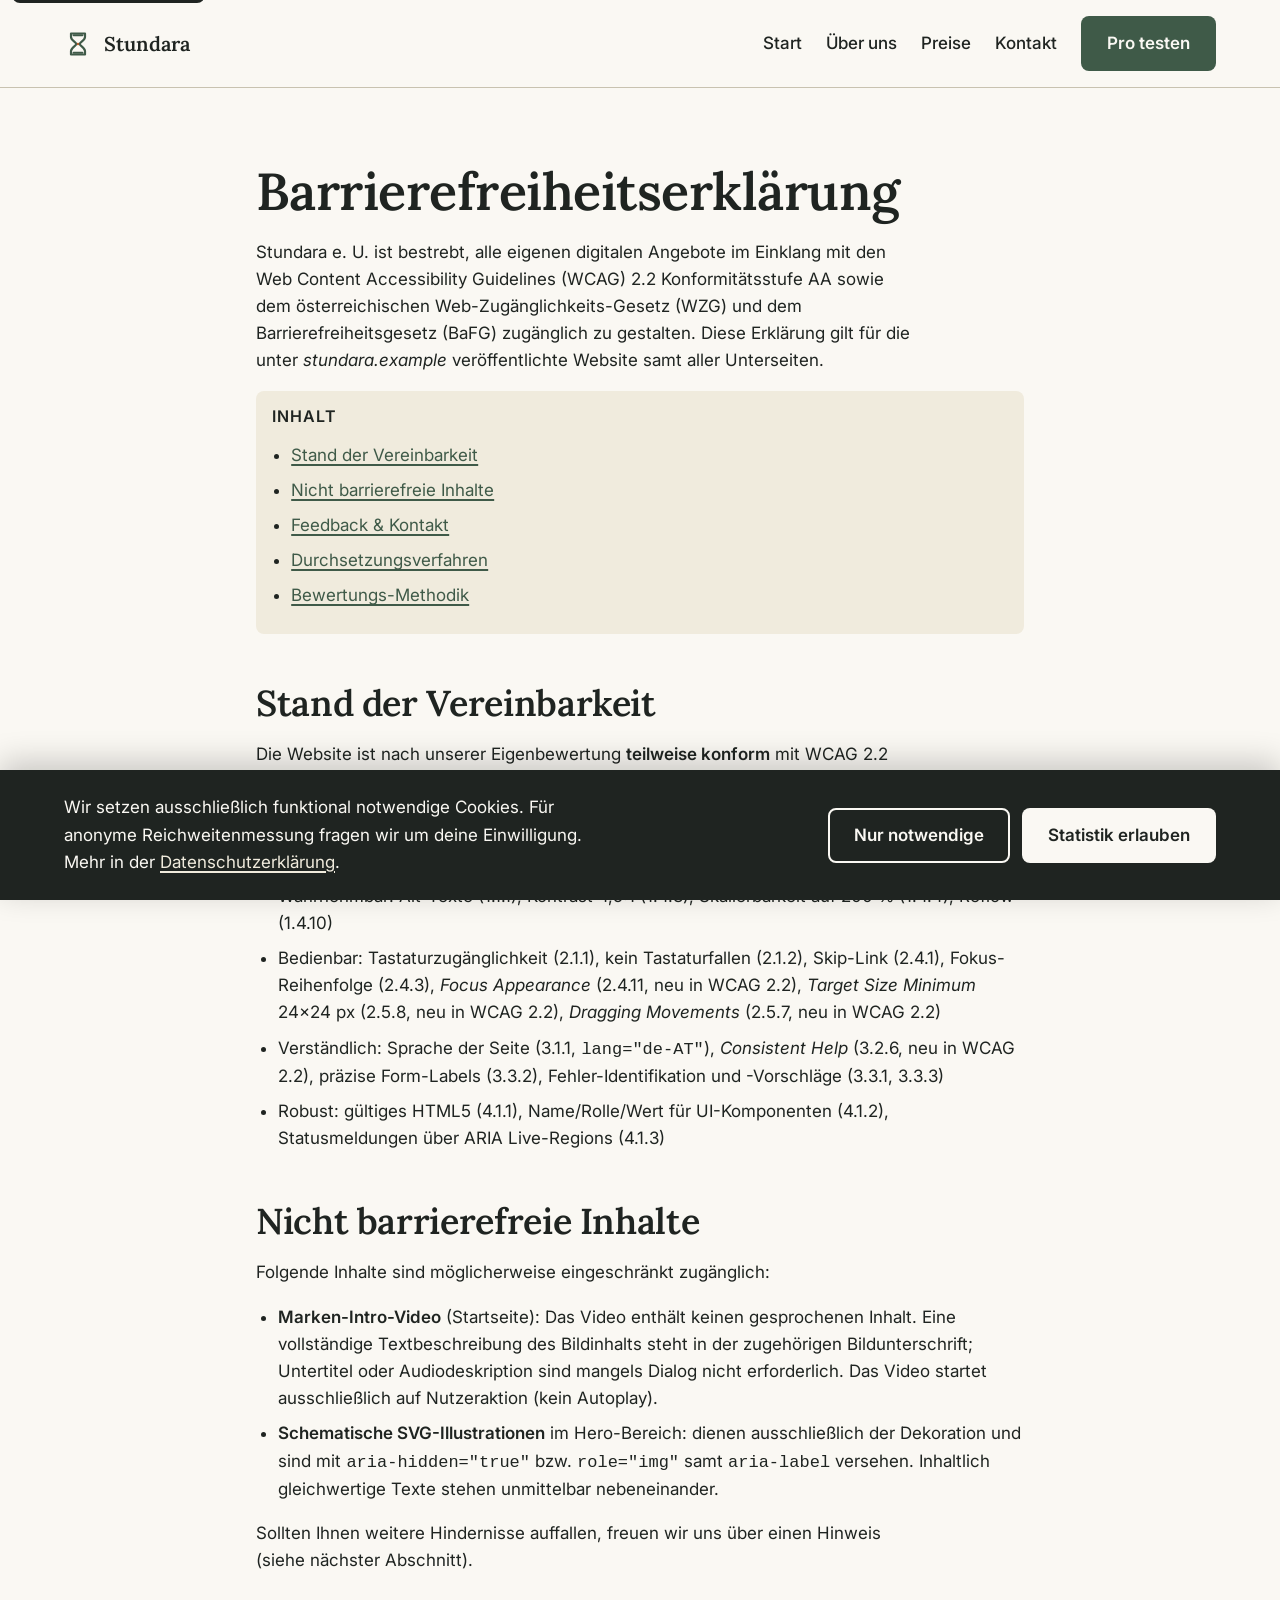
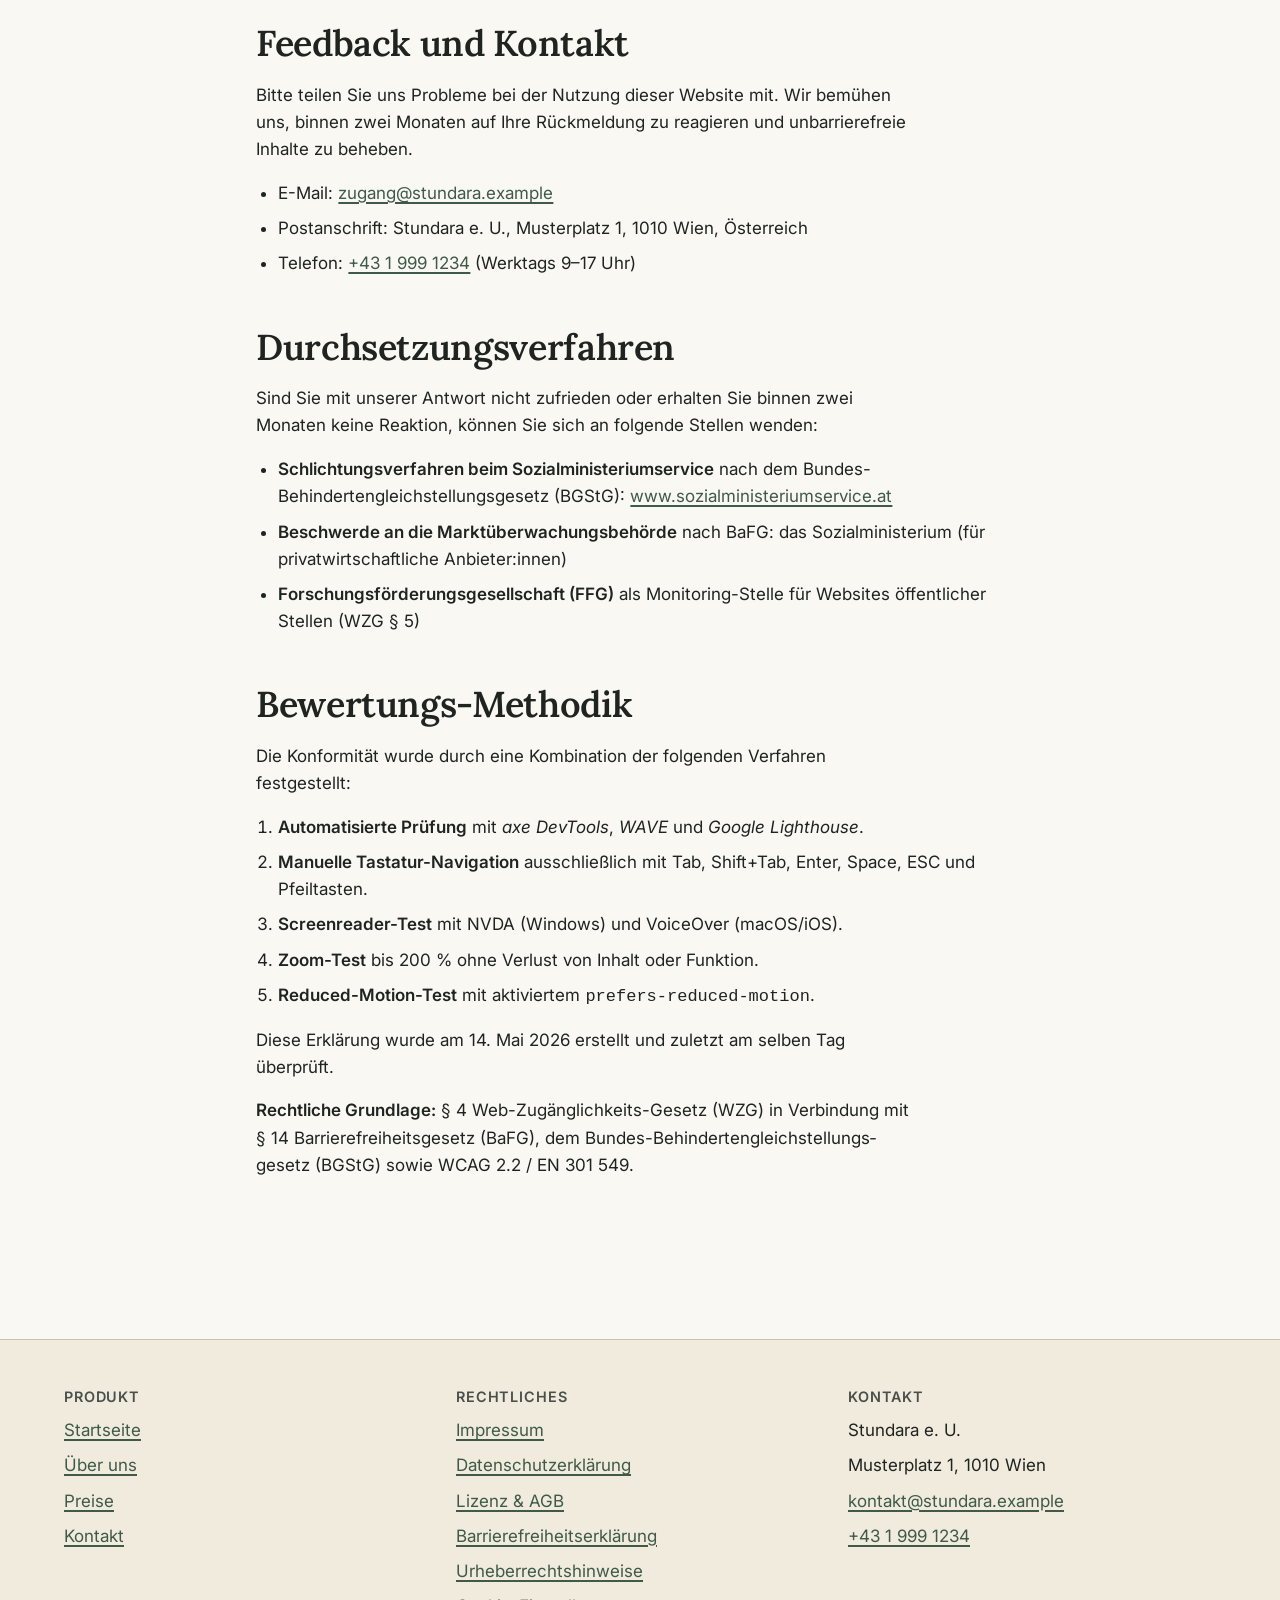
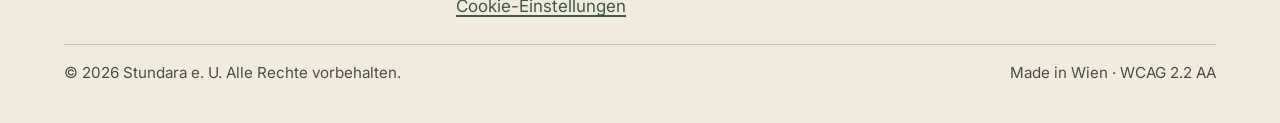
<file: accessibility.html>
<!DOCTYPE html>
<html lang="de-AT">
<head>
  <meta charset="UTF-8">
  <meta name="viewport" content="width=device-width, initial-scale=1.0">
  <title>Barrierefreiheitserklärung – Stundara</title>
  <meta name="description" content="Erklärung zur Barrierefreiheit der Stundara-Website nach WCAG 2.2 AA, WZG und BaFG.">
  <link rel="preconnect" href="https://fonts.googleapis.com">
  <link rel="preconnect" href="https://fonts.gstatic.com" crossorigin>
  <link rel="stylesheet" href="https://fonts.googleapis.com/css2?family=Inter:wght@400;500;600;700&family=Lora:ital,wght@0,500;0,600;1,400&display=swap">
  <link rel="stylesheet" href="assets/css/base.css">
  <link rel="icon" type="image/svg+xml" href="assets/img/favicon.svg">
</head>
<body>

  <a class="skip-link" href="#main">Zum Inhalt springen</a>

  <header class="site-header" role="banner">
    <div class="container site-header__inner">
      <a href="index.html" class="brand" aria-label="Stundara, Startseite">
        <svg class="brand__logo" viewBox="0 0 32 32" aria-hidden="true" focusable="false">
          <path d="M8 4 H24 V8 C24 12 18 14 18 16 C18 18 24 20 24 24 V28 H8 V24 C8 20 14 18 14 16 C14 14 8 12 8 8 Z" fill="none" stroke="#3F5A48" stroke-width="2.5" stroke-linejoin="round"/>
          <path d="M11 6 H21 M11 26 H21" stroke="#3F5A48" stroke-width="2.5" stroke-linecap="round"/>
          <circle cx="16" cy="16" r="1.4" fill="#B05C2E"/>
        </svg>
        <span>Stundara</span>
      </a>
      <button class="site-nav__toggle" type="button" aria-expanded="false" aria-controls="primary-nav" aria-label="Hauptmenü öffnen oder schließen">
        <span aria-hidden="true">☰</span><span>Menü</span>
      </button>
      <nav id="primary-nav" aria-label="Hauptnavigation">
        <ul class="site-nav__list">
          <li><a class="site-nav__link" href="index.html">Start</a></li>
          <li><a class="site-nav__link" href="about.html">Über uns</a></li>
          <li><a class="site-nav__link" href="pricing.html">Preise</a></li>
          <li><a class="site-nav__link" href="contact.html">Kontakt</a></li>
          <li><a class="btn btn--primary" href="pricing.html">Pro testen</a></li>
        </ul>
      </nav>
    </div>
  </header>

  <main id="main">
    <section class="section">
      <div class="container article">
        <h1>Barrierefreiheitserklärung</h1>
        <p>
          Stundara e. U. ist bestrebt, alle eigenen digitalen Angebote im Einklang mit den
          Web Content Accessibility Guidelines (WCAG) 2.2 Konformitätsstufe AA sowie dem
          österreichischen Web-Zugänglichkeits-Gesetz (WZG) und dem Barrierefreiheitsgesetz (BaFG)
          zugänglich zu gestalten. Diese Erklärung gilt für die unter <em>stundara.example</em>
          veröffentlichte Website samt aller Unterseiten.
        </p>

        <nav class="toc" aria-label="Inhaltsverzeichnis">
          <h2>Inhalt</h2>
          <ul>
            <li><a href="#status">Stand der Vereinbarkeit</a></li>
            <li><a href="#unbarrierefrei">Nicht barrierefreie Inhalte</a></li>
            <li><a href="#feedback">Feedback &amp; Kontakt</a></li>
            <li><a href="#durchsetzung">Durchsetzungsverfahren</a></li>
            <li><a href="#methodik">Bewertungs-Methodik</a></li>
          </ul>
        </nav>

        <h2 id="status">Stand der Vereinbarkeit</h2>
        <p>
          Die Website ist nach unserer Eigenbewertung <strong>teilweise konform</strong> mit
          WCAG 2.2 Stufe AA. Die Bewertung erfolgte am <time datetime="2026-05-14">14. Mai 2026</time>
          durch interne automatisierte und manuelle Prüfung.
        </p>
        <p>
          Geprüfte Erfolgskriterien der WCAG 2.2 umfassen unter anderem:
        </p>
        <ul>
          <li>Wahrnehmbar: Alt-Texte (1.1.1), Kontrast 4,5:1 (1.4.3), Skalierbarkeit auf 200&nbsp;% (1.4.4), Reflow (1.4.10)</li>
          <li>Bedienbar: Tastaturzugänglichkeit (2.1.1), kein Tastaturfallen (2.1.2), Skip-Link (2.4.1),
            Fokus-Reihenfolge (2.4.3), <em>Focus Appearance</em> (2.4.11, neu in WCAG 2.2),
            <em>Target Size Minimum</em> 24×24 px (2.5.8, neu in WCAG 2.2),
            <em>Dragging Movements</em> (2.5.7, neu in WCAG 2.2)</li>
          <li>Verständlich: Sprache der Seite (3.1.1, <code>lang="de-AT"</code>),
            <em>Consistent Help</em> (3.2.6, neu in WCAG 2.2),
            präzise Form-Labels (3.3.2), Fehler-Identifikation und -Vorschläge (3.3.1, 3.3.3)</li>
          <li>Robust: gültiges HTML5 (4.1.1), Name/Rolle/Wert für UI-Komponenten (4.1.2),
            Statusmeldungen über ARIA Live-Regions (4.1.3)</li>
        </ul>

        <h2 id="unbarrierefrei">Nicht barrierefreie Inhalte</h2>
        <p>
          Folgende Inhalte sind möglicherweise eingeschränkt zugänglich:
        </p>
        <ul>
          <li>
            <strong>Marken-Intro-Video</strong> (Startseite): Das Video enthält keinen
            gesprochenen Inhalt. Eine vollständige Textbeschreibung des Bildinhalts steht in der
            zugehörigen Bildunterschrift; Untertitel oder Audiodeskription sind mangels Dialog
            nicht erforderlich. Das Video startet ausschließlich auf Nutzeraktion (kein Autoplay).
          </li>
          <li>
            <strong>Schematische SVG-Illustrationen</strong> im Hero-Bereich: dienen ausschließlich
            der Dekoration und sind mit <code>aria-hidden="true"</code> bzw.
            <code>role="img"</code> samt <code>aria-label</code> versehen. Inhaltlich gleichwertige
            Texte stehen unmittelbar nebeneinander.
          </li>
        </ul>
        <p>
          Sollten Ihnen weitere Hindernisse auffallen, freuen wir uns über einen Hinweis
          (siehe nächster Abschnitt).
        </p>

        <h2 id="feedback">Feedback und Kontakt</h2>
        <p>
          Bitte teilen Sie uns Probleme bei der Nutzung dieser Website mit. Wir bemühen uns,
          binnen zwei Monaten auf Ihre Rückmeldung zu reagieren und unbarrierefreie Inhalte zu
          beheben.
        </p>
        <ul>
          <li>E-Mail: <a href="mailto:zugang@stundara.example">zugang@stundara.example</a></li>
          <li>Postanschrift: Stundara e. U., Musterplatz 1, 1010 Wien, Österreich</li>
          <li>Telefon: <a href="tel:+4319991234">+43 1 999 1234</a> (Werktags 9–17 Uhr)</li>
        </ul>

        <h2 id="durchsetzung">Durchsetzungsverfahren</h2>
        <p>
          Sind Sie mit unserer Antwort nicht zufrieden oder erhalten Sie binnen zwei Monaten
          keine Reaktion, können Sie sich an folgende Stellen wenden:
        </p>
        <ul>
          <li>
            <strong>Schlichtungsverfahren beim Sozialministeriumservice</strong> nach dem
            Bundes-Behindertengleichstellungsgesetz (BGStG):
            <a href="https://www.sozialministeriumservice.at" rel="external">www.sozialministeriumservice.at</a>
          </li>
          <li>
            <strong>Beschwerde an die Marktüberwachungsbehörde</strong> nach BaFG: das Sozialministerium
            (für privatwirtschaftliche Anbieter:innen)
          </li>
          <li>
            <strong>Forschungsförderungsgesellschaft (FFG)</strong> als Monitoring-Stelle für
            Websites öffentlicher Stellen (WZG § 5)
          </li>
        </ul>

        <h2 id="methodik">Bewertungs-Methodik</h2>
        <p>
          Die Konformität wurde durch eine Kombination der folgenden Verfahren festgestellt:
        </p>
        <ol>
          <li><strong>Automatisierte Prüfung</strong> mit <em>axe DevTools</em>, <em>WAVE</em>
            und <em>Google Lighthouse</em>.</li>
          <li><strong>Manuelle Tastatur-Navigation</strong> ausschließlich mit Tab, Shift+Tab, Enter,
            Space, ESC und Pfeiltasten.</li>
          <li><strong>Screenreader-Test</strong> mit NVDA (Windows) und VoiceOver (macOS/iOS).</li>
          <li><strong>Zoom-Test</strong> bis 200 % ohne Verlust von Inhalt oder Funktion.</li>
          <li><strong>Reduced-Motion-Test</strong> mit aktiviertem
            <code>prefers-reduced-motion</code>.</li>
        </ol>

        <p>
          Diese Erklärung wurde am <time datetime="2026-05-14">14. Mai 2026</time> erstellt
          und zuletzt am selben Tag überprüft.
        </p>
        <p>
          <strong>Rechtliche Grundlage:</strong> § 4 Web-Zugänglichkeits-Gesetz (WZG) in
          Verbindung mit § 14 Barrierefreiheitsgesetz (BaFG), dem Bundes-Behindertengleichstellungs­gesetz
          (BGStG) sowie WCAG 2.2 / EN 301 549.
        </p>
      </div>
    </section>
  </main>

  <footer class="site-footer" role="contentinfo">
    <div class="container site-footer__grid">
      <div class="site-footer__col">
        <h2>Produkt</h2>
        <ul>
          <li><a href="index.html">Startseite</a></li>
          <li><a href="about.html">Über uns</a></li>
          <li><a href="pricing.html">Preise</a></li>
          <li><a href="contact.html">Kontakt</a></li>
        </ul>
      </div>
      <div class="site-footer__col">
        <h2>Rechtliches</h2>
        <ul>
          <li><a href="imprint.html">Impressum</a></li>
          <li><a href="privacy.html">Datenschutzerklärung</a></li>
          <li><a href="license.html">Lizenz &amp; AGB</a></li>
          <li><a href="accessibility.html" aria-current="page">Barrierefreiheitserklärung</a></li>
          <li><a href="credits.html">Urheberrechtshinweise</a></li>
          <li><a href="#" data-cookie-reopen>Cookie-Einstellungen</a></li>
        </ul>
      </div>
      <div class="site-footer__col">
        <h2>Kontakt</h2>
        <ul>
          <li>Stundara e. U.</li>
          <li>Musterplatz 1, 1010 Wien</li>
          <li><a href="mailto:kontakt@stundara.example">kontakt@stundara.example</a></li>
          <li><a href="tel:+4319991234">+43 1 999 1234</a></li>
        </ul>
      </div>
    </div>
    <div class="container site-footer__bottom">
      <p>&copy; 2026 Stundara e. U. Alle Rechte vorbehalten.</p>
      <p>Made in Wien · WCAG 2.2 AA</p>
    </div>
  </footer>

  <aside class="cookie-banner" id="cookie-banner" role="region" aria-labelledby="cookie-banner-title" aria-describedby="cookie-banner-desc" tabindex="-1" hidden>
    <div class="container cookie-banner__grid">
      <div>
        <h2 id="cookie-banner-title" class="visually-hidden">Cookie-Einstellungen</h2>
        <p id="cookie-banner-desc">Wir setzen ausschließlich funktional notwendige Cookies. Für anonyme Reichweitenmessung fragen wir um deine Einwilligung. Mehr in der <a href="privacy.html">Datenschutzerklärung</a>.</p>
      </div>
      <div class="cookie-banner__actions">
        <button type="button" class="btn btn--ghost" data-consent="necessary">Nur notwendige</button>
        <button type="button" class="btn btn--primary" data-consent="all">Statistik erlauben</button>
      </div>
    </div>
  </aside>

  <script src="assets/js/main.js" defer></script>
</body>
</html>
</file>
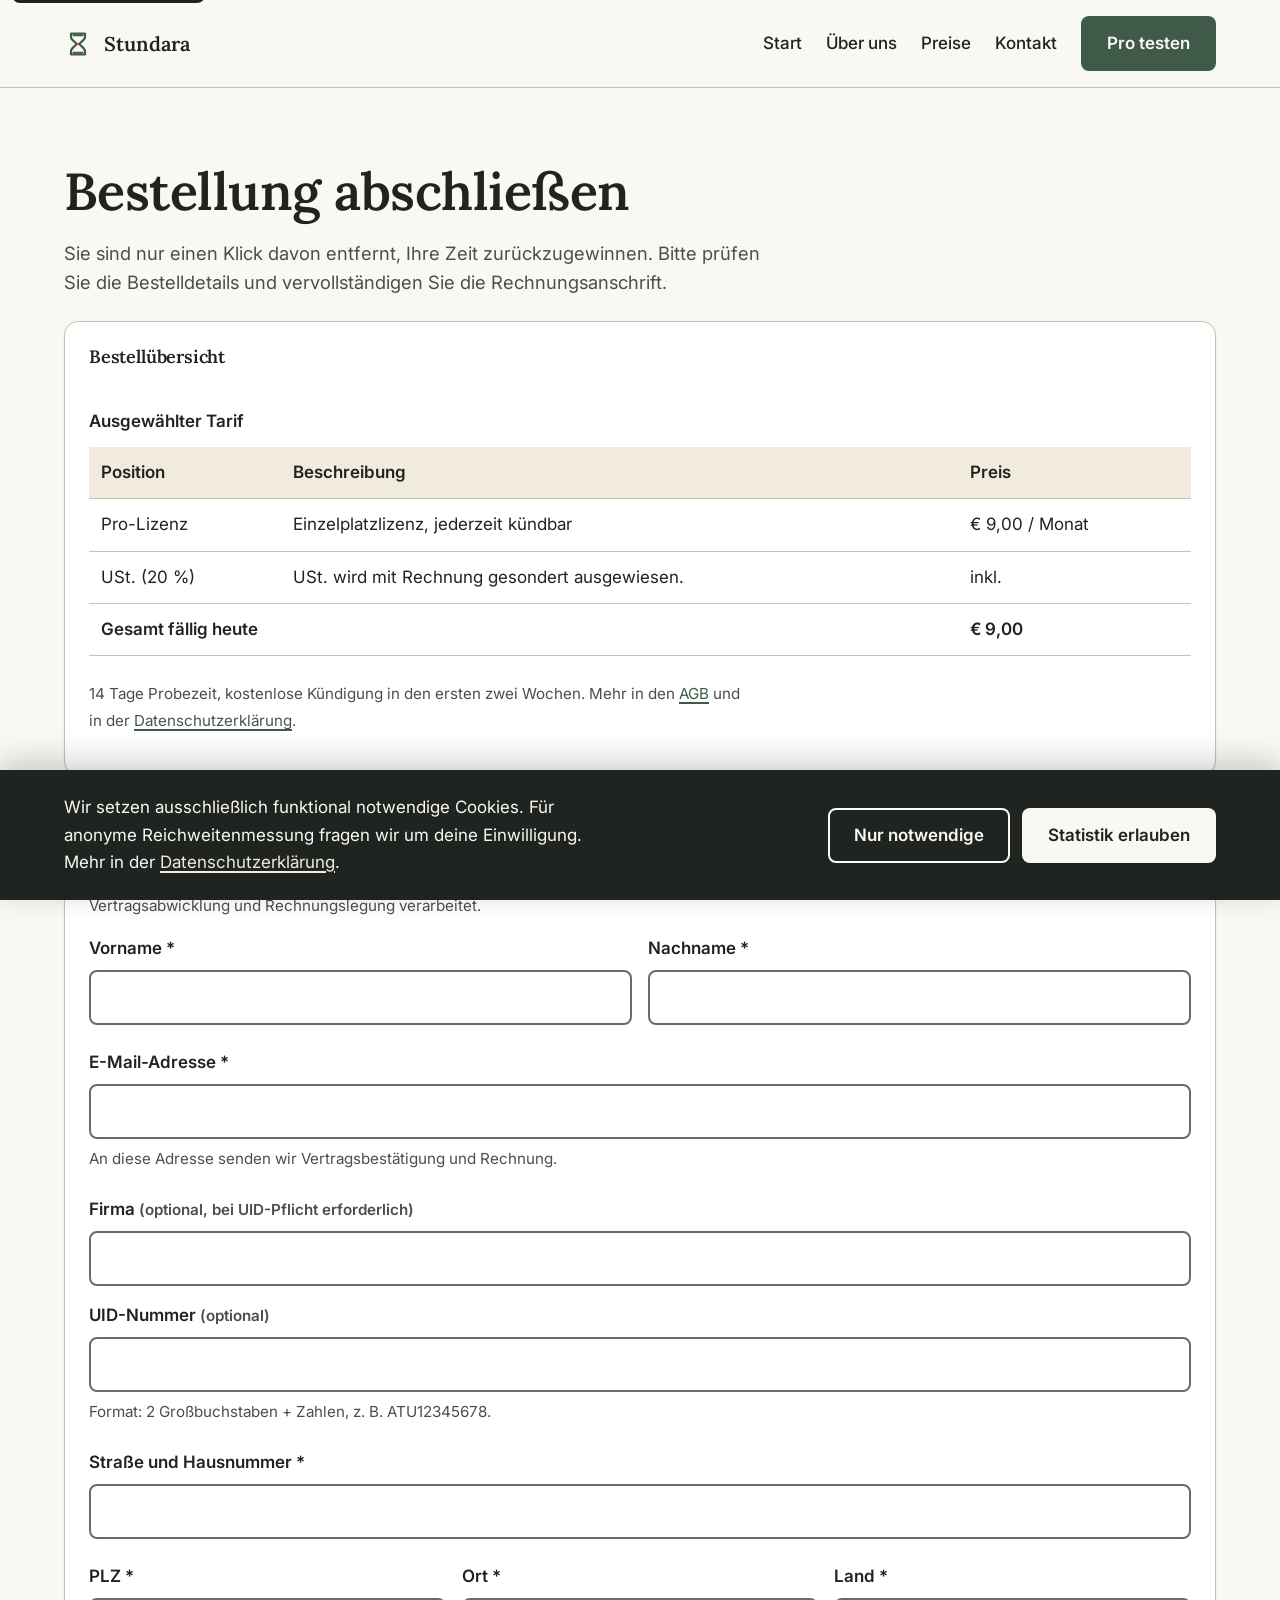
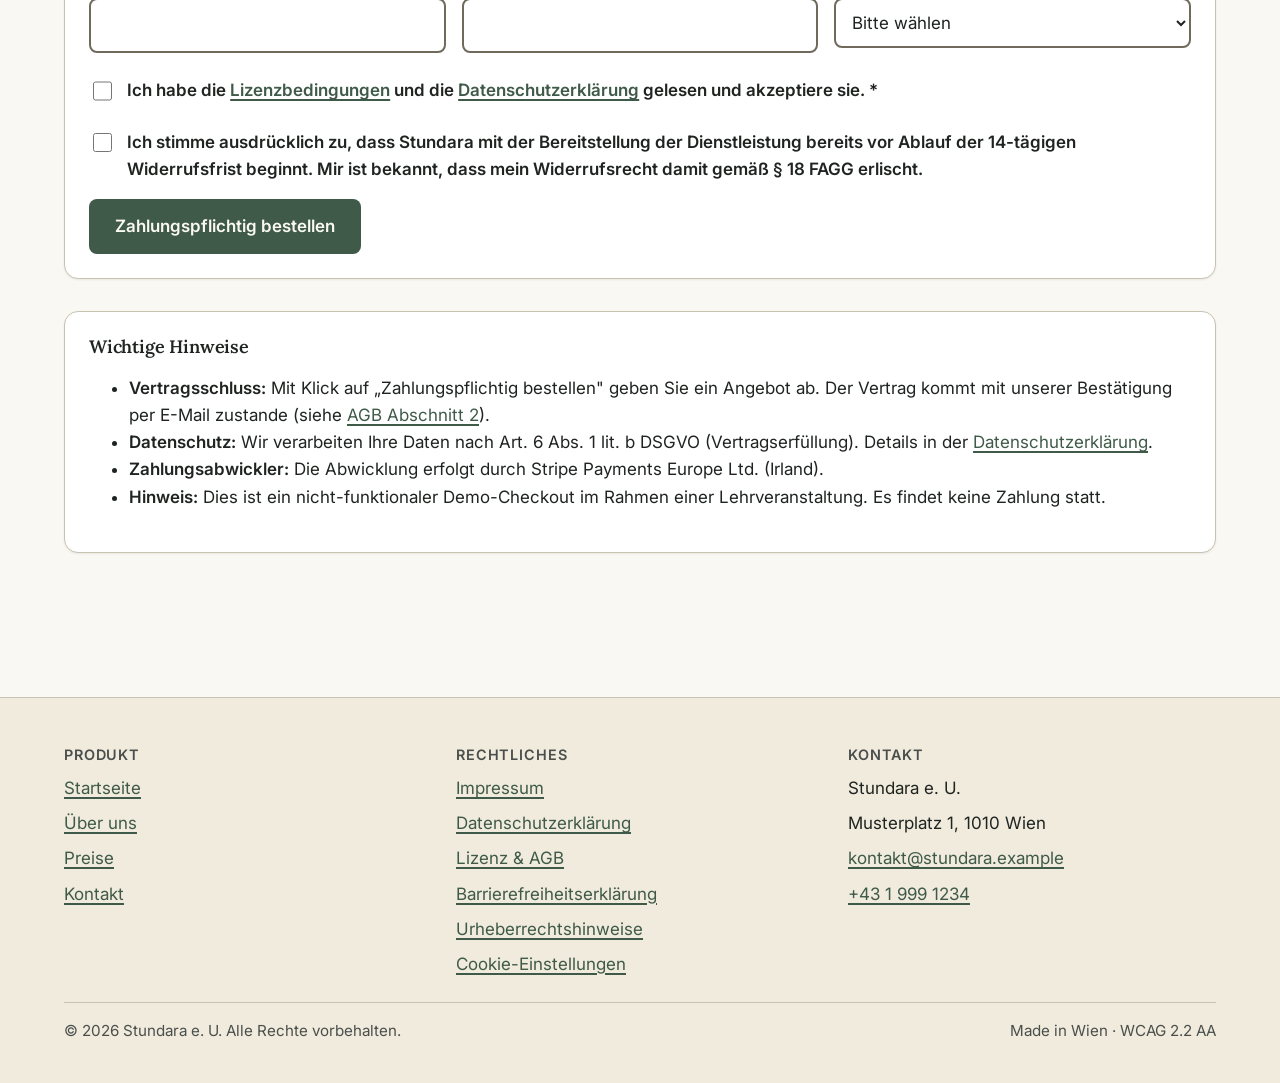
<file: checkout.html>
<!DOCTYPE html>
<html lang="de-AT">
<head>
  <meta charset="UTF-8">
  <meta name="viewport" content="width=device-width, initial-scale=1.0">
  <title>Bestellung abschließen – Stundara</title>
  <meta name="description" content="Mock-Checkout für die Stundara Pro-Lizenz oder den Free-Plan.">
  <link rel="preconnect" href="https://fonts.googleapis.com">
  <link rel="preconnect" href="https://fonts.gstatic.com" crossorigin>
  <link rel="stylesheet" href="https://fonts.googleapis.com/css2?family=Inter:wght@400;500;600;700&family=Lora:ital,wght@0,500;0,600;1,400&display=swap">
  <link rel="stylesheet" href="assets/css/base.css">
  <link rel="icon" type="image/svg+xml" href="assets/img/favicon.svg">
</head>
<body>
  <a class="skip-link" href="#main">Zum Inhalt springen</a>

  <header class="site-header" role="banner">
    <div class="container site-header__inner">
      <a href="index.html" class="brand" aria-label="Stundara, Startseite">
        <svg class="brand__logo" viewBox="0 0 32 32" aria-hidden="true" focusable="false">
          <path d="M8 4 H24 V8 C24 12 18 14 18 16 C18 18 24 20 24 24 V28 H8 V24 C8 20 14 18 14 16 C14 14 8 12 8 8 Z" fill="none" stroke="#3F5A48" stroke-width="2.5" stroke-linejoin="round"/>
          <path d="M11 6 H21 M11 26 H21" stroke="#3F5A48" stroke-width="2.5" stroke-linecap="round"/>
          <circle cx="16" cy="16" r="1.4" fill="#B05C2E"/>
        </svg>
        <span>Stundara</span>
      </a>
      <button class="site-nav__toggle" type="button" aria-expanded="false" aria-controls="primary-nav" aria-label="Hauptmenü öffnen oder schließen">
        <span aria-hidden="true">☰</span><span>Menü</span>
      </button>
      <nav id="primary-nav" aria-label="Hauptnavigation">
        <ul class="site-nav__list">
          <li><a class="site-nav__link" href="index.html">Start</a></li>
          <li><a class="site-nav__link" href="about.html">Über uns</a></li>
          <li><a class="site-nav__link" href="pricing.html">Preise</a></li>
          <li><a class="site-nav__link" href="contact.html">Kontakt</a></li>
          <li><a class="btn btn--primary" href="pricing.html">Pro testen</a></li>
        </ul>
      </nav>
    </div>
  </header>

  <main id="main">
    <section class="section">
      <div class="container">
        <h1>Bestellung abschließen</h1>
        <p class="hero__lede">
          Sie sind nur einen Klick davon entfernt, Ihre Zeit zurückzugewinnen. Bitte prüfen Sie
          die Bestelldetails und vervollständigen Sie die Rechnungs­anschrift.
        </p>

        <div class="grid" style="grid-template-columns: 1fr; gap: var(--sp-6);">

          <article class="card" aria-labelledby="cart-title">
            <h2 id="cart-title" class="card__title">Bestellübersicht</h2>
            <div class="table-wrap" tabindex="0" role="region" aria-label="Bestellübersicht: ausgewählter Tarif">
              <table class="data">
                <caption>Ausgewählter Tarif</caption>
                <thead>
                  <tr><th scope="col">Position</th><th scope="col">Beschreibung</th><th scope="col">Preis</th></tr>
                </thead>
                <tbody>
                  <tr>
                    <td><span data-plan-name>Pro-Lizenz</span></td>
                    <td><span data-plan-desc>Einzelplatzlizenz, jederzeit kündbar</span></td>
                    <td><span data-plan-price>€ 9,00 / Monat</span></td>
                  </tr>
                  <tr>
                    <td>USt. (20 %)</td>
                    <td>USt. wird mit Rechnung gesondert ausgewiesen.</td>
                    <td>inkl.</td>
                  </tr>
                </tbody>
                <tfoot>
                  <tr>
                    <td colspan="2"><strong>Gesamt fällig heute</strong></td>
                    <td><strong data-plan-total>€ 9,00</strong></td>
                  </tr>
                </tfoot>
              </table>
            </div>
            <p>
              <small>14 Tage Probezeit, kostenlose Kündigung in den ersten zwei Wochen.
                Mehr in den <a href="license.html#preise">AGB</a> und in der
                <a href="privacy.html">Datenschutzerklärung</a>.</small>
            </p>
          </article>

          <article class="card" aria-labelledby="form-title">
            <h2 id="form-title" class="card__title">Rechnungsanschrift</h2>
            <form data-validate aria-describedby="form-hint">
              <p id="form-hint" class="form-field__hint">
                Pflichtfelder sind mit <strong aria-hidden="true">*</strong> markiert. Ihre
                Daten werden ausschließlich für Vertragsabwicklung und Rechnungslegung verarbeitet.
              </p>

              <div class="grid" style="grid-template-columns: repeat(auto-fit, minmax(14rem, 1fr)); gap: var(--sp-4);">
                <div class="form-field">
                  <label for="firstName">Vorname <span aria-hidden="true">*</span></label>
                  <input id="firstName" name="firstName" type="text" required autocomplete="given-name" aria-describedby="err-firstName">
                  <span class="form-field__error" id="err-firstName" role="alert" aria-live="polite"></span>
                </div>
                <div class="form-field">
                  <label for="lastName">Nachname <span aria-hidden="true">*</span></label>
                  <input id="lastName" name="lastName" type="text" required autocomplete="family-name" aria-describedby="err-lastName">
                  <span class="form-field__error" id="err-lastName" role="alert" aria-live="polite"></span>
                </div>
              </div>

              <div class="form-field">
                <label for="email">E-Mail-Adresse <span aria-hidden="true">*</span></label>
                <input id="email" name="email" type="email" required autocomplete="email" aria-describedby="err-email hint-email">
                <span class="form-field__hint" id="hint-email">An diese Adresse senden wir Vertragsbestätigung und Rechnung.</span>
                <span class="form-field__error" id="err-email" role="alert" aria-live="polite"></span>
              </div>

              <div class="form-field">
                <label for="company">Firma <small>(optional, bei UID-Pflicht erforderlich)</small></label>
                <input id="company" name="company" type="text" autocomplete="organization">
              </div>

              <div class="form-field">
                <label for="uid">UID-Nummer <small>(optional)</small></label>
                <input id="uid" name="uid" type="text" pattern="^[A-Z]{2}[0-9A-Z]+$" inputmode="text" aria-describedby="hint-uid err-uid">
                <span class="form-field__hint" id="hint-uid">Format: 2 Großbuchstaben + Zahlen, z. B. ATU12345678.</span>
                <span class="form-field__error" id="err-uid" role="alert" aria-live="polite"></span>
              </div>

              <div class="form-field">
                <label for="address">Straße und Hausnummer <span aria-hidden="true">*</span></label>
                <input id="address" name="address" type="text" required autocomplete="street-address" aria-describedby="err-address">
                <span class="form-field__error" id="err-address" role="alert" aria-live="polite"></span>
              </div>

              <div class="grid" style="grid-template-columns: repeat(auto-fit, minmax(10rem, 1fr)); gap: var(--sp-4);">
                <div class="form-field">
                  <label for="zip">PLZ <span aria-hidden="true">*</span></label>
                  <input id="zip" name="zip" type="text" required autocomplete="postal-code" inputmode="numeric" aria-describedby="err-zip">
                  <span class="form-field__error" id="err-zip" role="alert" aria-live="polite"></span>
                </div>
                <div class="form-field">
                  <label for="city">Ort <span aria-hidden="true">*</span></label>
                  <input id="city" name="city" type="text" required autocomplete="address-level2" aria-describedby="err-city">
                  <span class="form-field__error" id="err-city" role="alert" aria-live="polite"></span>
                </div>
                <div class="form-field">
                  <label for="country">Land <span aria-hidden="true">*</span></label>
                  <select id="country" name="country" required autocomplete="country" aria-describedby="err-country">
                    <option value="">Bitte wählen</option>
                    <option value="AT">Österreich</option>
                    <option value="DE">Deutschland</option>
                    <option value="CH">Schweiz</option>
                    <option value="IT">Italien</option>
                    <option value="FR">Frankreich</option>
                  </select>
                  <span class="form-field__error" id="err-country" role="alert" aria-live="polite"></span>
                </div>
              </div>

              <div class="form-field">
                <label style="display:flex; align-items: flex-start; gap: var(--sp-3); cursor: pointer;">
                  <input id="terms" name="terms" type="checkbox" required style="min-width: 1.2rem; min-height: 1.2rem; margin-top: 0.25rem;">
                  <span>Ich habe die <a href="license.html">Lizenzbedingungen</a> und die <a href="privacy.html">Datenschutzerklärung</a> gelesen und akzeptiere sie. <span aria-hidden="true">*</span></span>
                </label>
                <span class="form-field__error" id="err-terms" role="alert" aria-live="polite"></span>
              </div>

              <div class="form-field">
                <label style="display:flex; align-items: flex-start; gap: var(--sp-3); cursor: pointer;">
                  <input id="withdrawal" name="withdrawal" type="checkbox" style="min-width: 1.2rem; min-height: 1.2rem; margin-top: 0.25rem;">
                  <span>Ich stimme ausdrücklich zu, dass Stundara mit der Bereitstellung der Dienstleistung bereits vor Ablauf der 14-tägigen Widerrufsfrist beginnt. Mir ist bekannt, dass mein Widerrufsrecht damit gemäß § 18 FAGG erlischt.</span>
                </label>
              </div>

              <button type="submit" class="btn btn--primary">Zahlungspflichtig bestellen</button>

              <p hidden data-form-success role="status" aria-live="polite" tabindex="-1" style="margin-top: var(--sp-4); color: var(--c-success); font-weight: 600;">
                Bestellung übermittelt. Sie erhalten in Kürze eine Bestätigung per E-Mail.
                <br>(Dies ist ein Demo-Webshop. Es findet keine echte Zahlung statt.)
              </p>
            </form>
          </article>

          <article class="card" aria-labelledby="info-title">
            <h2 id="info-title" class="card__title">Wichtige Hinweise</h2>
            <ul>
              <li><strong>Vertragsschluss:</strong> Mit Klick auf „Zahlungspflichtig bestellen" geben Sie ein Angebot ab. Der Vertrag kommt mit unserer Bestätigung per E-Mail zustande (siehe <a href="license.html#vertrag">AGB Abschnitt 2</a>).</li>
              <li><strong>Datenschutz:</strong> Wir verarbeiten Ihre Daten nach Art. 6 Abs. 1 lit. b DSGVO (Vertragserfüllung). Details in der <a href="privacy.html">Datenschutzerklärung</a>.</li>
              <li><strong>Zahlungsabwickler:</strong> Die Abwicklung erfolgt durch Stripe Payments Europe Ltd. (Irland).</li>
              <li><strong>Hinweis:</strong> Dies ist ein nicht-funktionaler Demo-Checkout im Rahmen einer Lehrveranstaltung. Es findet keine Zahlung statt.</li>
            </ul>
          </article>

        </div>
      </div>
    </section>
  </main>

  <footer class="site-footer" role="contentinfo">
    <div class="container site-footer__grid">
      <div class="site-footer__col">
        <h2>Produkt</h2>
        <ul>
          <li><a href="index.html">Startseite</a></li>
          <li><a href="about.html">Über uns</a></li>
          <li><a href="pricing.html">Preise</a></li>
          <li><a href="contact.html">Kontakt</a></li>
        </ul>
      </div>
      <div class="site-footer__col">
        <h2>Rechtliches</h2>
        <ul>
          <li><a href="imprint.html">Impressum</a></li>
          <li><a href="privacy.html">Datenschutzerklärung</a></li>
          <li><a href="license.html">Lizenz &amp; AGB</a></li>
          <li><a href="accessibility.html">Barrierefreiheitserklärung</a></li>
          <li><a href="credits.html">Urheberrechtshinweise</a></li>
          <li><a href="#" data-cookie-reopen>Cookie-Einstellungen</a></li>
        </ul>
      </div>
      <div class="site-footer__col">
        <h2>Kontakt</h2>
        <ul>
          <li>Stundara e. U.</li>
          <li>Musterplatz 1, 1010 Wien</li>
          <li><a href="mailto:kontakt@stundara.example">kontakt@stundara.example</a></li>
          <li><a href="tel:+4319991234">+43 1 999 1234</a></li>
        </ul>
      </div>
    </div>
    <div class="container site-footer__bottom">
      <p>&copy; 2026 Stundara e. U. Alle Rechte vorbehalten.</p>
      <p>Made in Wien · WCAG 2.2 AA</p>
    </div>
  </footer>

  <aside class="cookie-banner" id="cookie-banner" role="region" aria-labelledby="cookie-banner-title" aria-describedby="cookie-banner-desc" tabindex="-1" hidden>
    <div class="container cookie-banner__grid">
      <div>
        <h2 id="cookie-banner-title" class="visually-hidden">Cookie-Einstellungen</h2>
        <p id="cookie-banner-desc">Wir setzen ausschließlich funktional notwendige Cookies. Für anonyme Reichweitenmessung fragen wir um deine Einwilligung. Mehr in der <a href="privacy.html">Datenschutzerklärung</a>.</p>
      </div>
      <div class="cookie-banner__actions">
        <button type="button" class="btn btn--ghost" data-consent="necessary">Nur notwendige</button>
        <button type="button" class="btn btn--primary" data-consent="all">Statistik erlauben</button>
      </div>
    </div>
  </aside>

  <script src="assets/js/main.js" defer></script>
  <script>
    (function () {
      "use strict";
      var params = new URLSearchParams(window.location.search);
      var plan = params.get("plan") === "free" ? "free" : "pro";
      var data = {
        pro:  { name: "Pro-Lizenz",  desc: "Einzelplatzlizenz, jederzeit kündbar", price: "€ 9,00 / Monat", total: "€ 9,00" },
        free: { name: "Free-Plan",   desc: "Dauerhaft kostenlos, keine Verpflichtung", price: "€ 0,00",            total: "€ 0,00" }
      }[plan];
      var setText = function (sel, text) {
        var el = document.querySelector(sel);
        if (el) el.textContent = text;
      };
      setText("[data-plan-name]",  data.name);
      setText("[data-plan-desc]",  data.desc);
      setText("[data-plan-price]", data.price);
      setText("[data-plan-total]", data.total);
    })();
  </script>
</body>
</html>
</file>
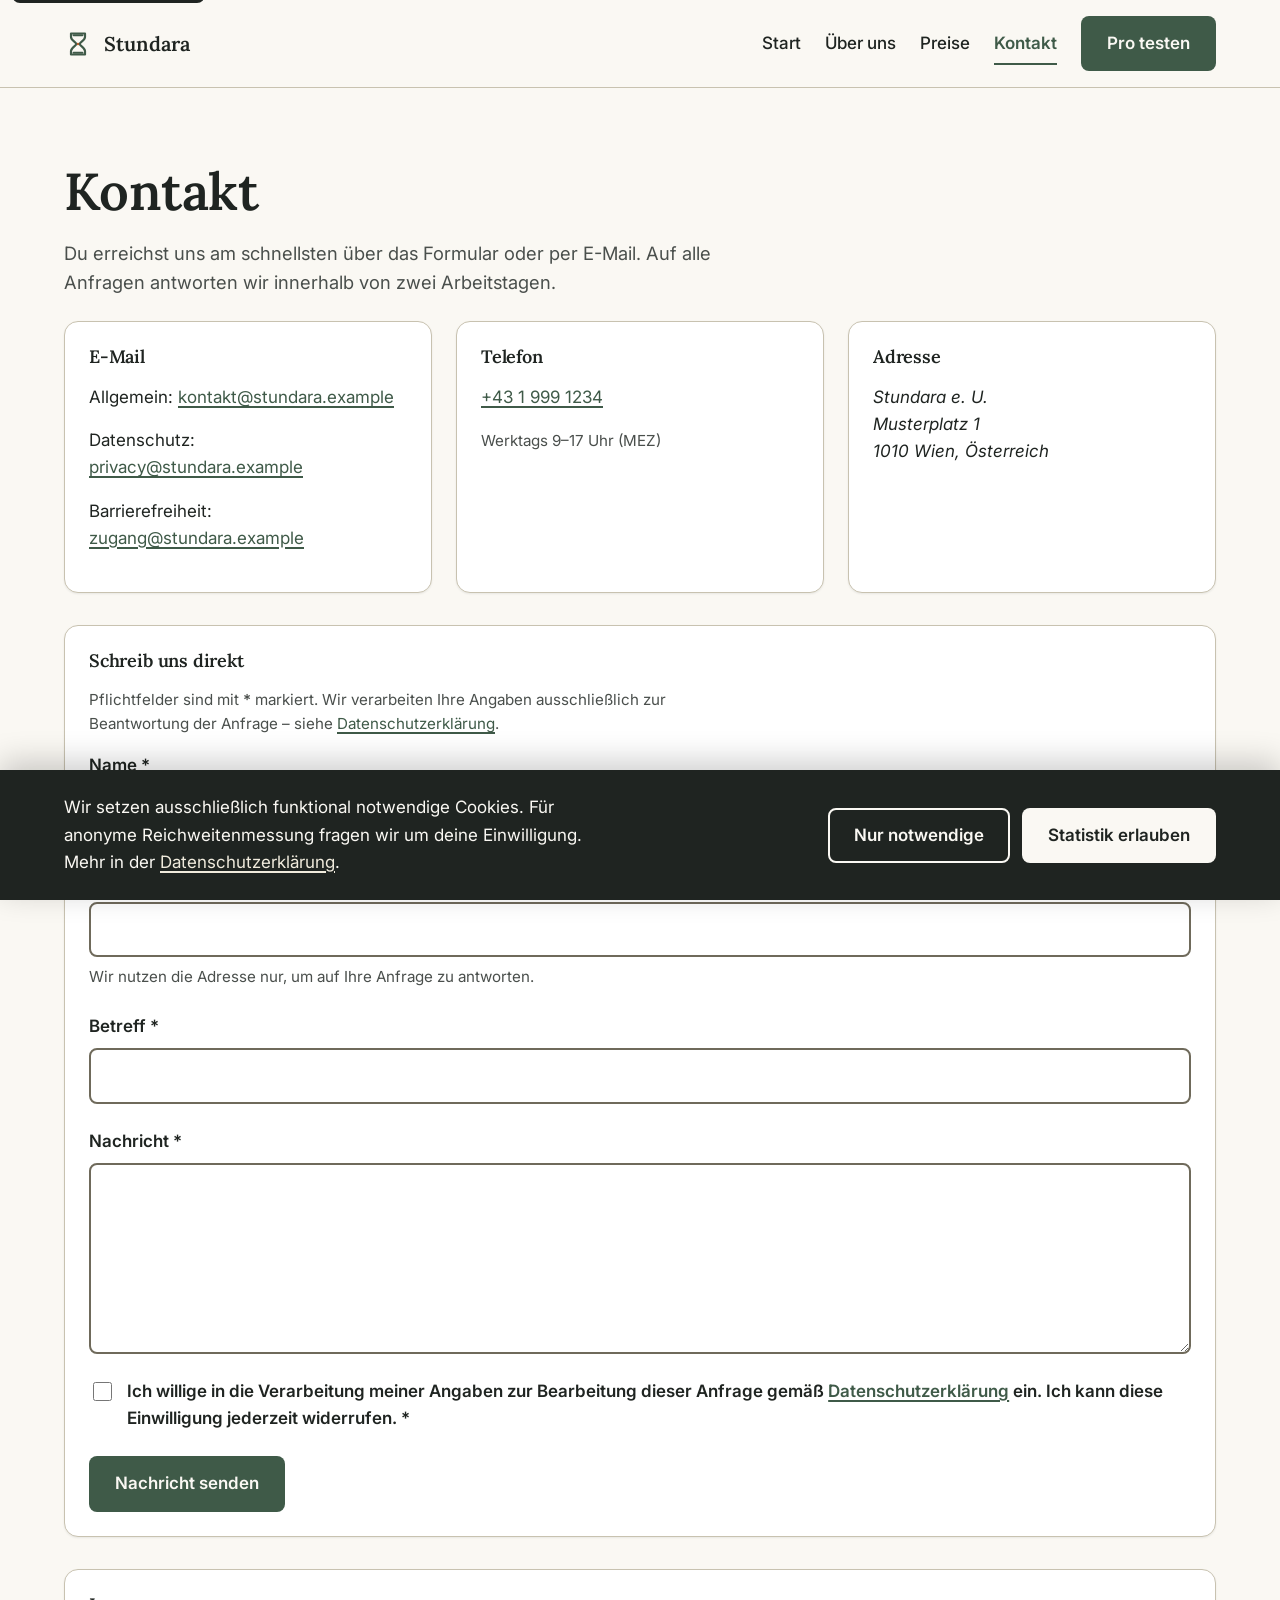
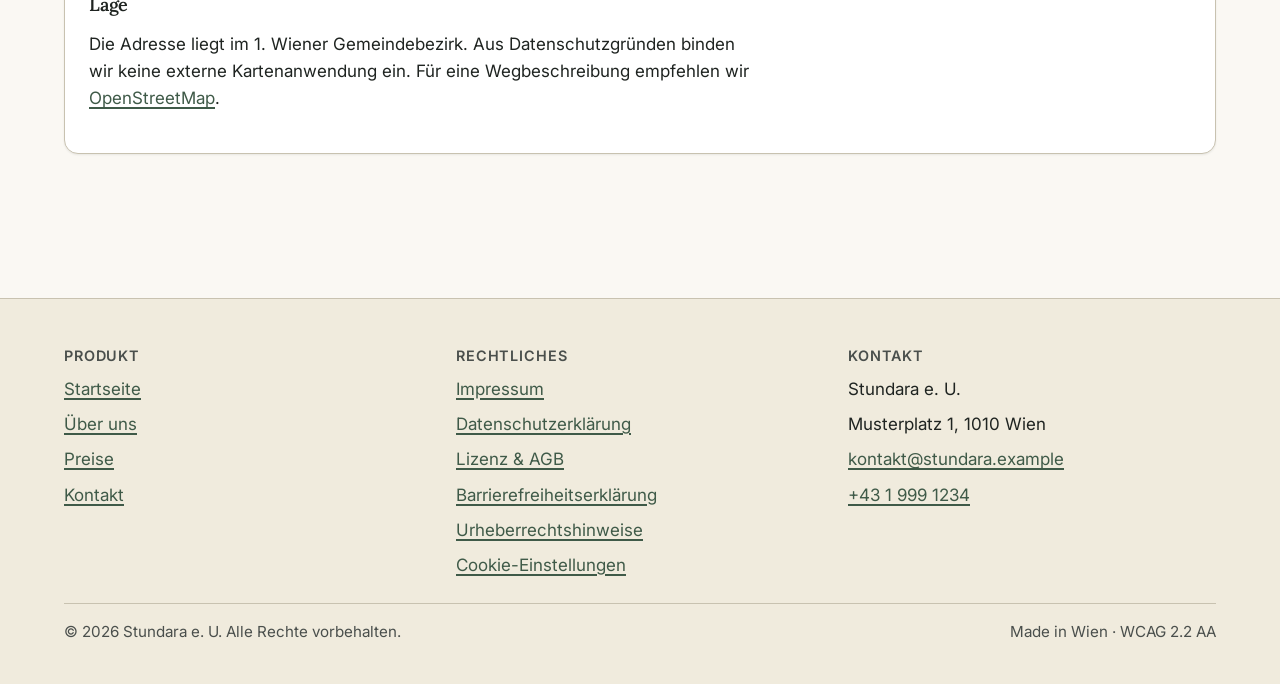
<file: contact.html>
<!DOCTYPE html>
<html lang="de-AT">
<head>
  <meta charset="UTF-8">
  <meta name="viewport" content="width=device-width, initial-scale=1.0">
  <title>Kontakt – Stundara</title>
  <meta name="description" content="Kontaktformular und Kontaktdaten der Stundara e. U.">
  <link rel="preconnect" href="https://fonts.googleapis.com">
  <link rel="preconnect" href="https://fonts.gstatic.com" crossorigin>
  <link rel="stylesheet" href="https://fonts.googleapis.com/css2?family=Inter:wght@400;500;600;700&family=Lora:ital,wght@0,500;0,600;1,400&display=swap">
  <link rel="stylesheet" href="assets/css/base.css">
  <link rel="icon" type="image/svg+xml" href="assets/img/favicon.svg">
</head>
<body>
  <a class="skip-link" href="#main">Zum Inhalt springen</a>

  <header class="site-header" role="banner">
    <div class="container site-header__inner">
      <a href="index.html" class="brand" aria-label="Stundara, Startseite">
        <svg class="brand__logo" viewBox="0 0 32 32" aria-hidden="true" focusable="false">
          <path d="M8 4 H24 V8 C24 12 18 14 18 16 C18 18 24 20 24 24 V28 H8 V24 C8 20 14 18 14 16 C14 14 8 12 8 8 Z" fill="none" stroke="#3F5A48" stroke-width="2.5" stroke-linejoin="round"/>
          <path d="M11 6 H21 M11 26 H21" stroke="#3F5A48" stroke-width="2.5" stroke-linecap="round"/>
          <circle cx="16" cy="16" r="1.4" fill="#B05C2E"/>
        </svg>
        <span>Stundara</span>
      </a>
      <button class="site-nav__toggle" type="button" aria-expanded="false" aria-controls="primary-nav" aria-label="Hauptmenü öffnen oder schließen">
        <span aria-hidden="true">☰</span><span>Menü</span>
      </button>
      <nav id="primary-nav" aria-label="Hauptnavigation">
        <ul class="site-nav__list">
          <li><a class="site-nav__link" href="index.html">Start</a></li>
          <li><a class="site-nav__link" href="about.html">Über uns</a></li>
          <li><a class="site-nav__link" href="pricing.html">Preise</a></li>
          <li><a class="site-nav__link" href="contact.html" aria-current="page">Kontakt</a></li>
          <li><a class="btn btn--primary" href="pricing.html">Pro testen</a></li>
        </ul>
      </nav>
    </div>
  </header>

  <main id="main">
    <section class="section">
      <div class="container">
        <h1>Kontakt</h1>
        <p class="hero__lede">
          Du erreichst uns am schnellsten über das Formular oder per E-Mail. Auf alle Anfragen
          antworten wir innerhalb von zwei Arbeitstagen.
        </p>

        <div class="grid" style="grid-template-columns: 1fr; gap: var(--sp-6);">
          <div class="grid" style="grid-template-columns: repeat(auto-fit, minmax(16rem, 1fr)); gap: var(--sp-5);">
            <article class="card" aria-labelledby="c-email">
              <h2 id="c-email" class="card__title">E-Mail</h2>
              <p>Allgemein: <a href="mailto:kontakt@stundara.example">kontakt@stundara.example</a></p>
              <p>Datenschutz: <a href="mailto:privacy@stundara.example">privacy@stundara.example</a></p>
              <p>Barrierefreiheit: <a href="mailto:zugang@stundara.example">zugang@stundara.example</a></p>
            </article>
            <article class="card" aria-labelledby="c-tel">
              <h2 id="c-tel" class="card__title">Telefon</h2>
              <p><a href="tel:+4319991234">+43 1 999 1234</a></p>
              <p><small>Werktags 9–17 Uhr (MEZ)</small></p>
            </article>
            <article class="card" aria-labelledby="c-addr">
              <h2 id="c-addr" class="card__title">Adresse</h2>
              <address>
                Stundara e. U.<br>
                Musterplatz 1<br>
                1010 Wien, Österreich
              </address>
            </article>
          </div>

          <article class="card" aria-labelledby="form-title">
            <h2 id="form-title" class="card__title">Schreib uns direkt</h2>
            <form data-validate aria-describedby="form-hint">
              <p id="form-hint" class="form-field__hint">
                Pflichtfelder sind mit <strong aria-hidden="true">*</strong> markiert. Wir verarbeiten
                Ihre Angaben ausschließlich zur Beantwortung der Anfrage – siehe
                <a href="privacy.html">Datenschutzerklärung</a>.
              </p>

              <div class="form-field">
                <label for="name">Name <span aria-hidden="true">*</span></label>
                <input id="name" name="name" type="text" required autocomplete="name"
                       aria-describedby="err-name">
                <span class="form-field__error" id="err-name" role="alert" aria-live="polite"></span>
              </div>

              <div class="form-field">
                <label for="email">E-Mail-Adresse <span aria-hidden="true">*</span></label>
                <input id="email" name="email" type="email" required autocomplete="email"
                       aria-describedby="err-email hint-email">
                <span class="form-field__hint" id="hint-email">Wir nutzen die Adresse nur, um auf Ihre Anfrage zu antworten.</span>
                <span class="form-field__error" id="err-email" role="alert" aria-live="polite"></span>
              </div>

              <div class="form-field">
                <label for="subject">Betreff <span aria-hidden="true">*</span></label>
                <input id="subject" name="subject" type="text" required maxlength="120"
                       aria-describedby="err-subject">
                <span class="form-field__error" id="err-subject" role="alert" aria-live="polite"></span>
              </div>

              <div class="form-field">
                <label for="message">Nachricht <span aria-hidden="true">*</span></label>
                <textarea id="message" name="message" rows="6" required minlength="10"
                          aria-describedby="err-message"></textarea>
                <span class="form-field__error" id="err-message" role="alert" aria-live="polite"></span>
              </div>

              <div class="form-field">
                <label style="display:flex; align-items: flex-start; gap: var(--sp-3); cursor: pointer;">
                  <input id="consent" name="consent" type="checkbox" required style="min-width: 1.2rem; min-height: 1.2rem; margin-top: 0.25rem;">
                  <span>Ich willige in die Verarbeitung meiner Angaben zur Bearbeitung dieser Anfrage gemäß <a href="privacy.html">Datenschutzerklärung</a> ein. Ich kann diese Einwilligung jederzeit widerrufen. <span aria-hidden="true">*</span></span>
                </label>
                <span class="form-field__error" id="err-consent" role="alert" aria-live="polite"></span>
              </div>

              <button type="submit" class="btn btn--primary">Nachricht senden</button>

              <p hidden data-form-success role="status" aria-live="polite" tabindex="-1"
                 style="margin-top: var(--sp-4); color: var(--c-success); font-weight: 600;">
                Danke für deine Nachricht. Wir melden uns innerhalb von zwei Arbeitstagen.
              </p>
            </form>
          </article>

          <article class="card" aria-labelledby="map-title">
            <h2 id="map-title" class="card__title">Lage</h2>
            <p>
              Die Adresse liegt im 1. Wiener Gemeindebezirk. Aus Datenschutzgründen binden wir
              keine externe Kartenanwendung ein. Für eine Wegbeschreibung empfehlen wir
              <a href="https://www.openstreetmap.org" rel="external">OpenStreetMap</a>.
            </p>
          </article>
        </div>
      </div>
    </section>
  </main>

  <footer class="site-footer" role="contentinfo">
    <div class="container site-footer__grid">
      <div class="site-footer__col">
        <h2>Produkt</h2>
        <ul>
          <li><a href="index.html">Startseite</a></li>
          <li><a href="about.html">Über uns</a></li>
          <li><a href="pricing.html">Preise</a></li>
          <li><a href="contact.html">Kontakt</a></li>
        </ul>
      </div>
      <div class="site-footer__col">
        <h2>Rechtliches</h2>
        <ul>
          <li><a href="imprint.html">Impressum</a></li>
          <li><a href="privacy.html">Datenschutzerklärung</a></li>
          <li><a href="license.html">Lizenz &amp; AGB</a></li>
          <li><a href="accessibility.html">Barrierefreiheitserklärung</a></li>
          <li><a href="credits.html">Urheberrechtshinweise</a></li>
          <li><a href="#" data-cookie-reopen>Cookie-Einstellungen</a></li>
        </ul>
      </div>
      <div class="site-footer__col">
        <h2>Kontakt</h2>
        <ul>
          <li>Stundara e. U.</li>
          <li>Musterplatz 1, 1010 Wien</li>
          <li><a href="mailto:kontakt@stundara.example">kontakt@stundara.example</a></li>
          <li><a href="tel:+4319991234">+43 1 999 1234</a></li>
        </ul>
      </div>
    </div>
    <div class="container site-footer__bottom">
      <p>&copy; 2026 Stundara e. U. Alle Rechte vorbehalten.</p>
      <p>Made in Wien · WCAG 2.2 AA</p>
    </div>
  </footer>

  <aside class="cookie-banner" id="cookie-banner" role="region" aria-labelledby="cookie-banner-title" aria-describedby="cookie-banner-desc" tabindex="-1" hidden>
    <div class="container cookie-banner__grid">
      <div>
        <h2 id="cookie-banner-title" class="visually-hidden">Cookie-Einstellungen</h2>
        <p id="cookie-banner-desc">Wir setzen ausschließlich funktional notwendige Cookies. Für anonyme Reichweitenmessung fragen wir um deine Einwilligung. Mehr in der <a href="privacy.html">Datenschutzerklärung</a>.</p>
      </div>
      <div class="cookie-banner__actions">
        <button type="button" class="btn btn--ghost" data-consent="necessary">Nur notwendige</button>
        <button type="button" class="btn btn--primary" data-consent="all">Statistik erlauben</button>
      </div>
    </div>
  </aside>

  <script src="assets/js/main.js" defer></script>
</body>
</html>
</file>
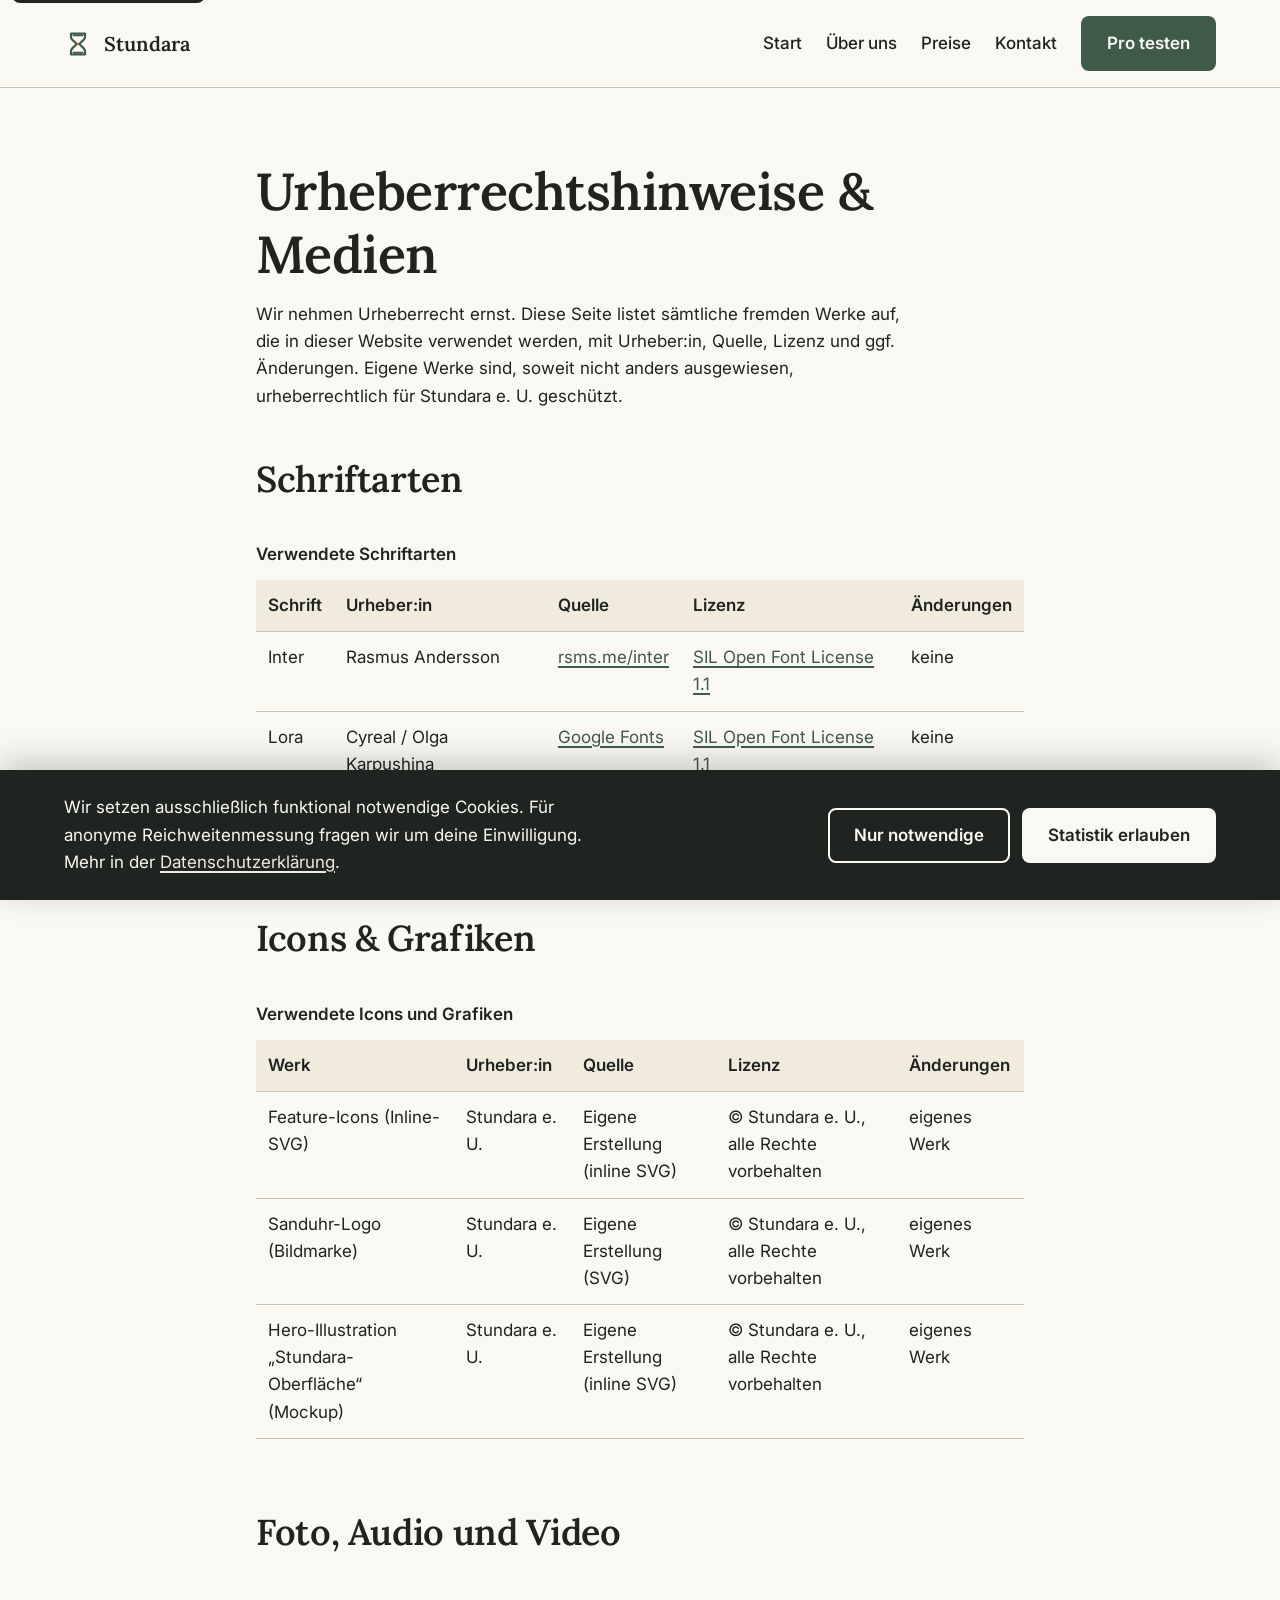
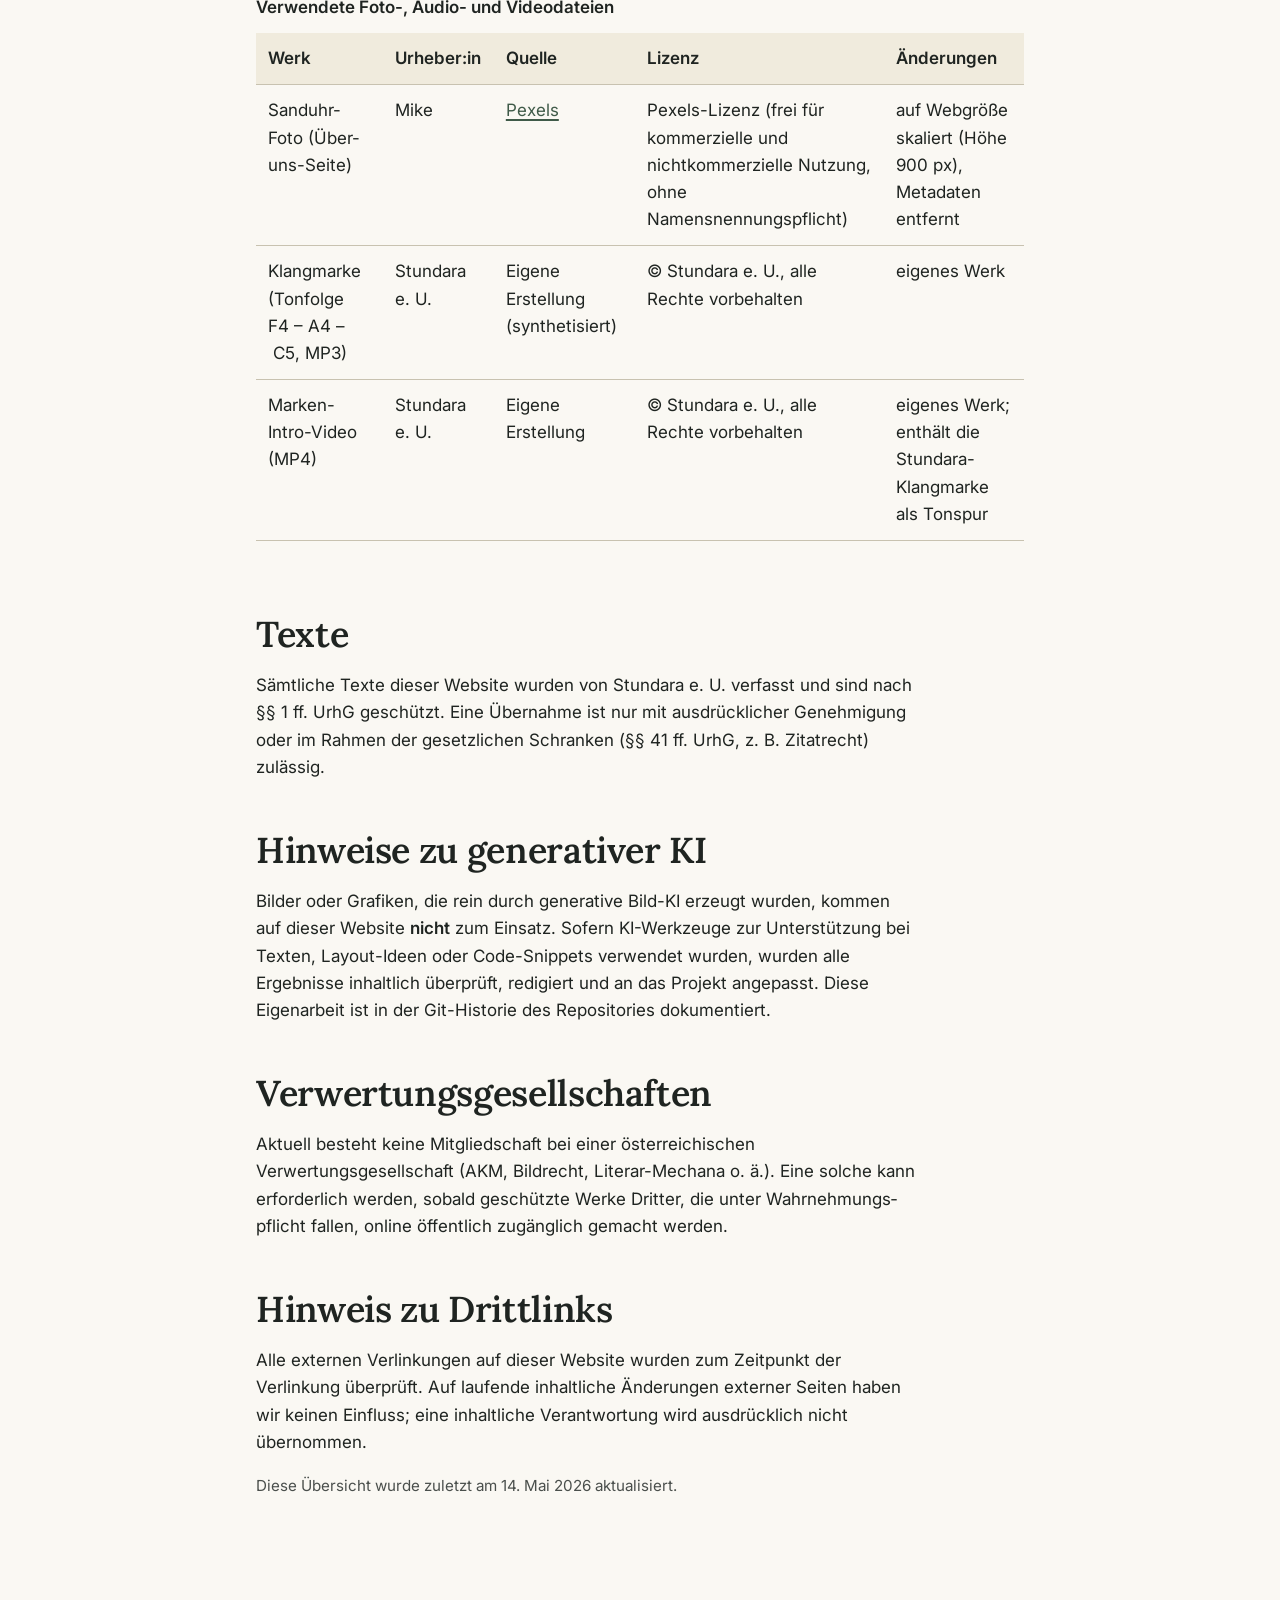
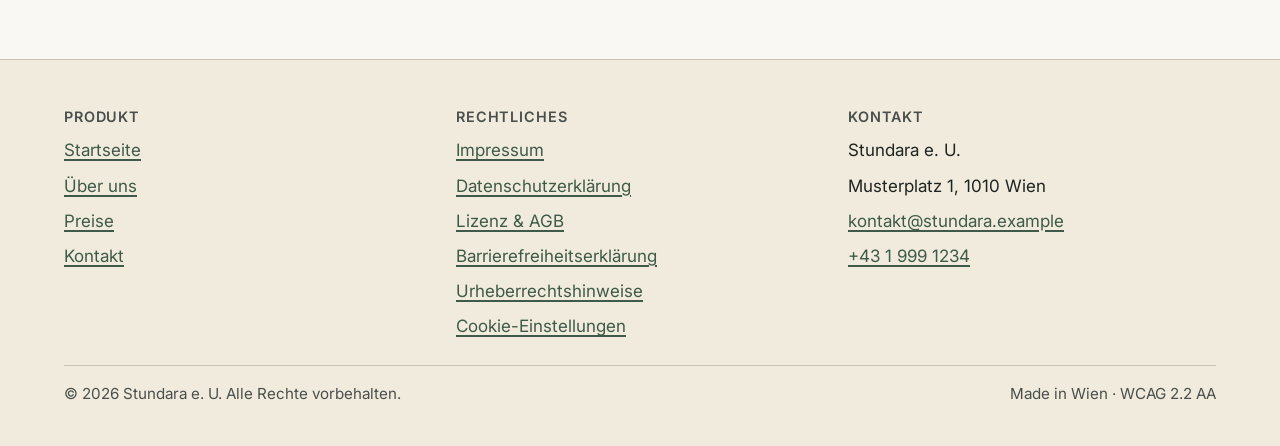
<file: credits.html>
<!DOCTYPE html>
<html lang="de-AT">
<head>
  <meta charset="UTF-8">
  <meta name="viewport" content="width=device-width, initial-scale=1.0">
  <title>Urheberrechtshinweise &amp; Lizenzen – Stundara</title>
  <meta name="description" content="Lizenz- und Urheberrechtshinweise zu allen Medien und Drittinhalten der Stundara-Website.">
  <link rel="preconnect" href="https://fonts.googleapis.com">
  <link rel="preconnect" href="https://fonts.gstatic.com" crossorigin>
  <link rel="stylesheet" href="https://fonts.googleapis.com/css2?family=Inter:wght@400;500;600;700&family=Lora:ital,wght@0,500;0,600;1,400&display=swap">
  <link rel="stylesheet" href="assets/css/base.css">
  <link rel="icon" type="image/svg+xml" href="assets/img/favicon.svg">
</head>
<body>
  <a class="skip-link" href="#main">Zum Inhalt springen</a>

  <header class="site-header" role="banner">
    <div class="container site-header__inner">
      <a href="index.html" class="brand" aria-label="Stundara, Startseite">
        <svg class="brand__logo" viewBox="0 0 32 32" aria-hidden="true" focusable="false">
          <path d="M8 4 H24 V8 C24 12 18 14 18 16 C18 18 24 20 24 24 V28 H8 V24 C8 20 14 18 14 16 C14 14 8 12 8 8 Z" fill="none" stroke="#3F5A48" stroke-width="2.5" stroke-linejoin="round"/>
          <path d="M11 6 H21 M11 26 H21" stroke="#3F5A48" stroke-width="2.5" stroke-linecap="round"/>
          <circle cx="16" cy="16" r="1.4" fill="#B05C2E"/>
        </svg>
        <span>Stundara</span>
      </a>
      <button class="site-nav__toggle" type="button" aria-expanded="false" aria-controls="primary-nav" aria-label="Hauptmenü öffnen oder schließen">
        <span aria-hidden="true">☰</span><span>Menü</span>
      </button>
      <nav id="primary-nav" aria-label="Hauptnavigation">
        <ul class="site-nav__list">
          <li><a class="site-nav__link" href="index.html">Start</a></li>
          <li><a class="site-nav__link" href="about.html">Über uns</a></li>
          <li><a class="site-nav__link" href="pricing.html">Preise</a></li>
          <li><a class="site-nav__link" href="contact.html">Kontakt</a></li>
          <li><a class="btn btn--primary" href="pricing.html">Pro testen</a></li>
        </ul>
      </nav>
    </div>
  </header>

  <main id="main">
    <section class="section">
      <div class="container article">
        <h1>Urheberrechtshinweise &amp; Medien</h1>
        <p>
          Wir nehmen Urheberrecht ernst. Diese Seite listet sämtliche fremden Werke auf, die in
          dieser Website verwendet werden, mit Urheber:in, Quelle, Lizenz und ggf. Änderungen.
          Eigene Werke sind, soweit nicht anders ausgewiesen, urheberrechtlich für Stundara e. U. geschützt.
        </p>

        <h2>Schriftarten</h2>
        <div class="table-wrap" tabindex="0" role="region" aria-label="Tabelle: verwendete Schriftarten">
          <table class="data">
            <caption>Verwendete Schriftarten</caption>
            <thead>
              <tr>
                <th scope="col">Schrift</th>
                <th scope="col">Urheber:in</th>
                <th scope="col">Quelle</th>
                <th scope="col">Lizenz</th>
                <th scope="col">Änderungen</th>
              </tr>
            </thead>
            <tbody>
              <tr>
                <td>Inter</td>
                <td>Rasmus Andersson</td>
                <td><a href="https://rsms.me/inter/" rel="external">rsms.me/inter</a></td>
                <td><a href="licenses/OFL.txt">SIL Open Font License 1.1</a></td>
                <td>keine</td>
              </tr>
              <tr>
                <td>Lora</td>
                <td>Cyreal / Olga Karpushina</td>
                <td><a href="https://fonts.google.com/specimen/Lora" rel="external">Google Fonts</a></td>
                <td><a href="licenses/OFL.txt">SIL Open Font License 1.1</a></td>
                <td>keine</td>
              </tr>
            </tbody>
          </table>
        </div>
        <p>
          Beide Schriften (Inter und Lora) werden nicht selbst gehostet, sondern extern
          über Google Fonts (CDN) eingebunden.
        </p>

        <h2>Icons &amp; Grafiken</h2>
        <div class="table-wrap" tabindex="0" role="region" aria-label="Tabelle: verwendete Icons und Grafiken">
          <table class="data">
            <caption>Verwendete Icons und Grafiken</caption>
            <thead>
              <tr>
                <th scope="col">Werk</th>
                <th scope="col">Urheber:in</th>
                <th scope="col">Quelle</th>
                <th scope="col">Lizenz</th>
                <th scope="col">Änderungen</th>
              </tr>
            </thead>
            <tbody>
              <tr>
                <td>Feature-Icons (Inline-SVG)</td>
                <td>Stundara e. U.</td>
                <td>Eigene Erstellung (inline SVG)</td>
                <td>© Stundara e. U., alle Rechte vorbehalten</td>
                <td>eigenes Werk</td>
              </tr>
              <tr>
                <td>Sanduhr-Logo (Bildmarke)</td>
                <td>Stundara e. U.</td>
                <td>Eigene Erstellung (SVG)</td>
                <td>© Stundara e. U., alle Rechte vorbehalten</td>
                <td>eigenes Werk</td>
              </tr>
              <tr>
                <td>Hero-Illustration „Stundara-Oberfläche“ (Mockup)</td>
                <td>Stundara e. U.</td>
                <td>Eigene Erstellung (inline SVG)</td>
                <td>© Stundara e. U., alle Rechte vorbehalten</td>
                <td>eigenes Werk</td>
              </tr>
            </tbody>
          </table>
        </div>

        <h2>Foto, Audio und Video</h2>
        <div class="table-wrap" tabindex="0" role="region" aria-label="Tabelle: verwendete Foto-, Audio- und Videodateien">
          <table class="data">
            <caption>Verwendete Foto-, Audio- und Videodateien</caption>
            <thead>
              <tr>
                <th scope="col">Werk</th>
                <th scope="col">Urheber:in</th>
                <th scope="col">Quelle</th>
                <th scope="col">Lizenz</th>
                <th scope="col">Änderungen</th>
              </tr>
            </thead>
            <tbody>
              <tr>
                <td>Sanduhr-Foto (Über-uns-Seite)</td>
                <td>Mike</td>
                <td><a href="https://www.pexels.com/photo/hourglass-on-brown-wooden-frame-1178684/" rel="external">Pexels</a></td>
                <td>Pexels-Lizenz (frei für kommerzielle und nichtkommerzielle Nutzung, ohne Namensnennungspflicht)</td>
                <td>auf Webgröße skaliert (Höhe 900&nbsp;px), Metadaten entfernt</td>
              </tr>
              <tr>
                <td>Klangmarke (Tonfolge F4&nbsp;–&nbsp;A4&nbsp;–&nbsp;C5, MP3)</td>
                <td>Stundara e. U.</td>
                <td>Eigene Erstellung (synthetisiert)</td>
                <td>© Stundara e. U., alle Rechte vorbehalten</td>
                <td>eigenes Werk</td>
              </tr>
              <tr>
                <td>Marken-Intro-Video (MP4)</td>
                <td>Stundara e. U.</td>
                <td>Eigene Erstellung</td>
                <td>© Stundara e. U., alle Rechte vorbehalten</td>
                <td>eigenes Werk; enthält die Stundara-Klangmarke als Tonspur</td>
              </tr>
            </tbody>
          </table>
        </div>

        <h2>Texte</h2>
        <p>
          Sämtliche Texte dieser Website wurden von Stundara e. U. verfasst und sind nach
          §§ 1 ff. UrhG geschützt. Eine Übernahme ist nur mit ausdrücklicher Genehmigung
          oder im Rahmen der gesetzlichen Schranken (§§ 41 ff. UrhG, z.&nbsp;B. Zitat­recht)
          zulässig.
        </p>

        <h2>Hinweise zu generativer KI</h2>
        <p>
          Bilder oder Grafiken, die rein durch generative Bild-KI erzeugt wurden, kommen auf
          dieser Website <strong>nicht</strong> zum Einsatz. Sofern KI-Werkzeuge zur Unterstützung
          bei Texten, Layout-Ideen oder Code-Snippets verwendet wurden, wurden alle Ergebnisse
          inhaltlich überprüft, redigiert und an das Projekt angepasst. Diese Eigenarbeit ist
          in der Git-Historie des Repositories dokumentiert.
        </p>

        <h2>Verwertungsgesellschaften</h2>
        <p>
          Aktuell besteht keine Mitgliedschaft bei einer österreichischen Verwertungsgesellschaft
          (AKM, Bildrecht, Literar-Mechana o.&nbsp;ä.). Eine solche kann erforderlich werden,
          sobald geschützte Werke Dritter, die unter Wahrnehmungs­pflicht fallen, online
          öffentlich zugänglich gemacht werden.
        </p>

        <h2>Hinweis zu Drittlinks</h2>
        <p>
          Alle externen Verlinkungen auf dieser Website wurden zum Zeitpunkt der Verlinkung
          überprüft. Auf laufende inhaltliche Änderungen externer Seiten haben wir keinen
          Einfluss; eine inhaltliche Verantwortung wird ausdrücklich nicht übernommen.
        </p>

        <p>
          <small>Diese Übersicht wurde zuletzt am <time datetime="2026-05-14">14.&nbsp;Mai 2026</time> aktualisiert.</small>
        </p>

      </div>
    </section>
  </main>

  <footer class="site-footer" role="contentinfo">
    <div class="container site-footer__grid">
      <div class="site-footer__col">
        <h2>Produkt</h2>
        <ul>
          <li><a href="index.html">Startseite</a></li>
          <li><a href="about.html">Über uns</a></li>
          <li><a href="pricing.html">Preise</a></li>
          <li><a href="contact.html">Kontakt</a></li>
        </ul>
      </div>
      <div class="site-footer__col">
        <h2>Rechtliches</h2>
        <ul>
          <li><a href="imprint.html">Impressum</a></li>
          <li><a href="privacy.html">Datenschutzerklärung</a></li>
          <li><a href="license.html">Lizenz &amp; AGB</a></li>
          <li><a href="accessibility.html">Barrierefreiheitserklärung</a></li>
          <li><a href="credits.html" aria-current="page">Urheberrechtshinweise</a></li>
          <li><a href="#" data-cookie-reopen>Cookie-Einstellungen</a></li>
        </ul>
      </div>
      <div class="site-footer__col">
        <h2>Kontakt</h2>
        <ul>
          <li>Stundara e. U.</li>
          <li>Musterplatz 1, 1010 Wien</li>
          <li><a href="mailto:kontakt@stundara.example">kontakt@stundara.example</a></li>
          <li><a href="tel:+4319991234">+43 1 999 1234</a></li>
        </ul>
      </div>
    </div>
    <div class="container site-footer__bottom">
      <p>&copy; 2026 Stundara e. U. Alle Rechte vorbehalten.</p>
      <p>Made in Wien · WCAG 2.2 AA</p>
    </div>
  </footer>

  <aside class="cookie-banner" id="cookie-banner" role="region" aria-labelledby="cookie-banner-title" aria-describedby="cookie-banner-desc" tabindex="-1" hidden>
    <div class="container cookie-banner__grid">
      <div>
        <h2 id="cookie-banner-title" class="visually-hidden">Cookie-Einstellungen</h2>
        <p id="cookie-banner-desc">Wir setzen ausschließlich funktional notwendige Cookies. Für anonyme Reichweitenmessung fragen wir um deine Einwilligung. Mehr in der <a href="privacy.html">Datenschutzerklärung</a>.</p>
      </div>
      <div class="cookie-banner__actions">
        <button type="button" class="btn btn--ghost" data-consent="necessary">Nur notwendige</button>
        <button type="button" class="btn btn--primary" data-consent="all">Statistik erlauben</button>
      </div>
    </div>
  </aside>

  <script src="assets/js/main.js" defer></script>
</body>
</html>
</file>
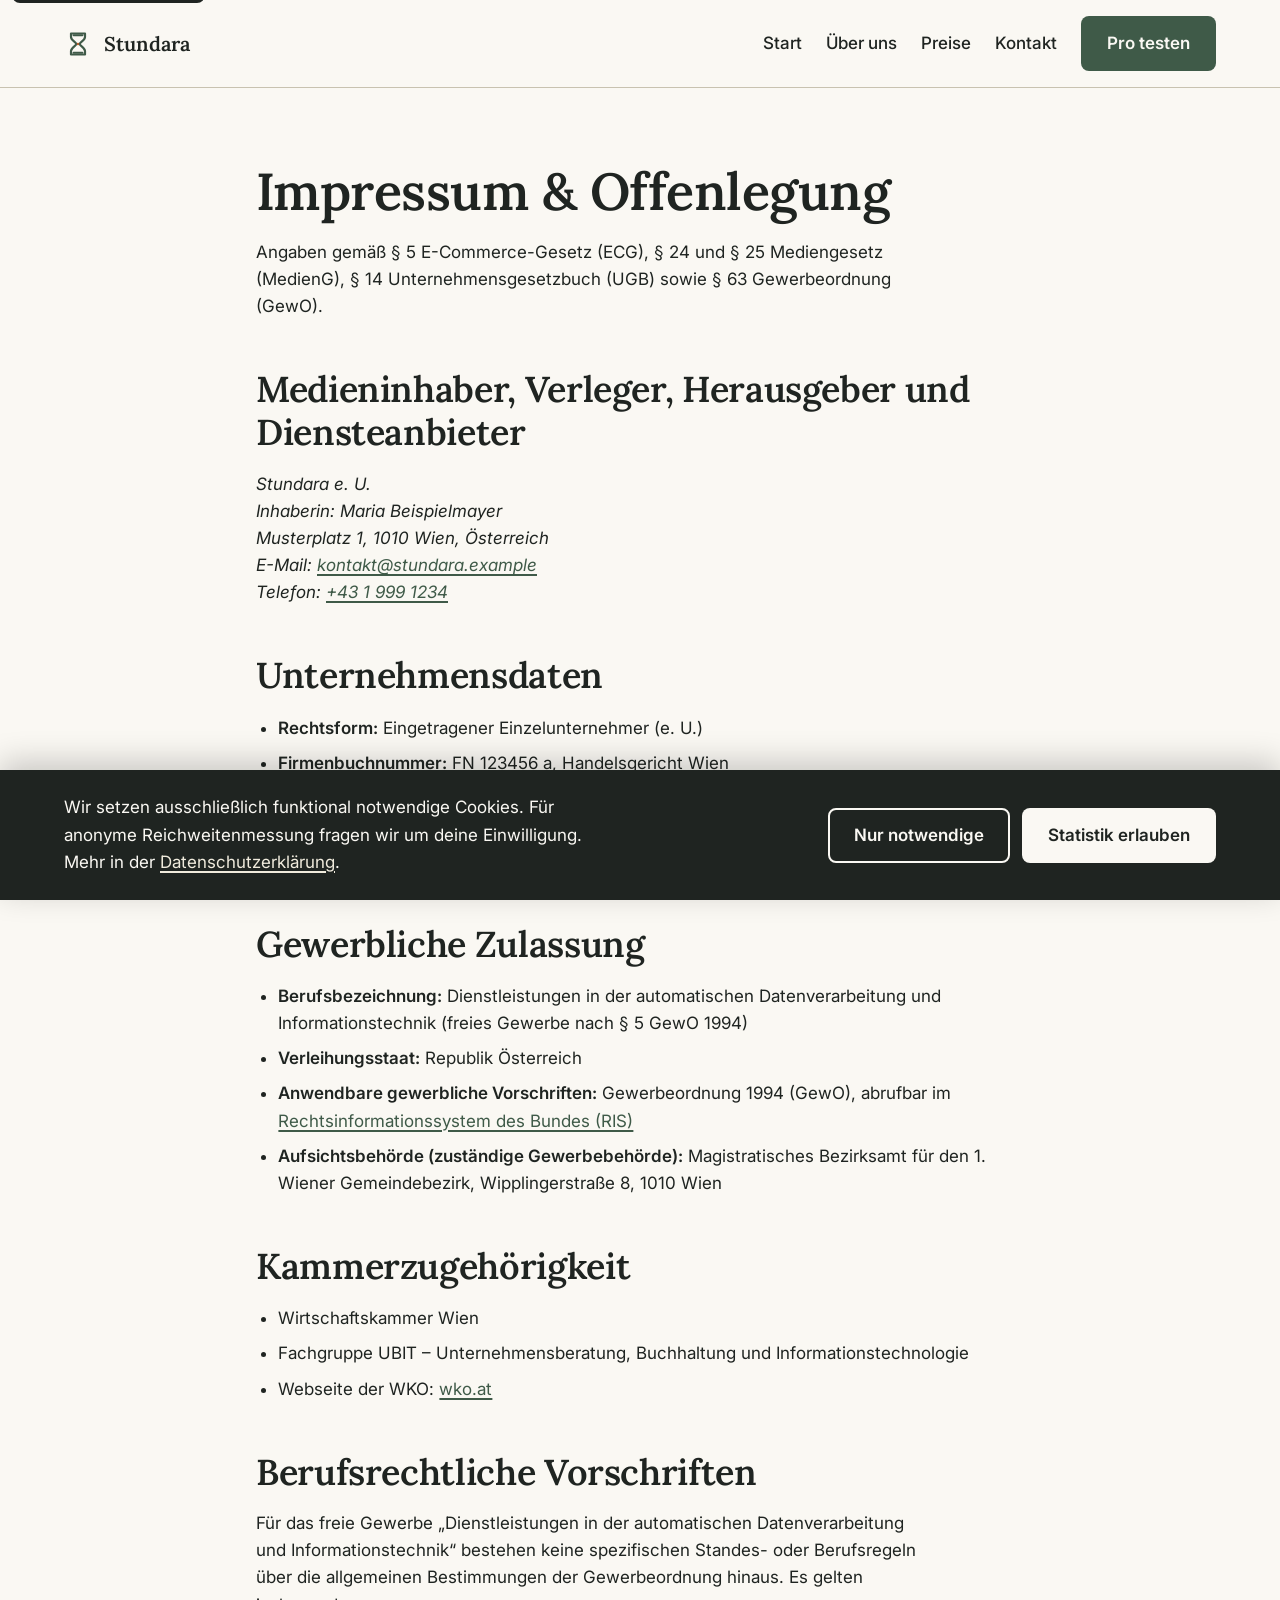
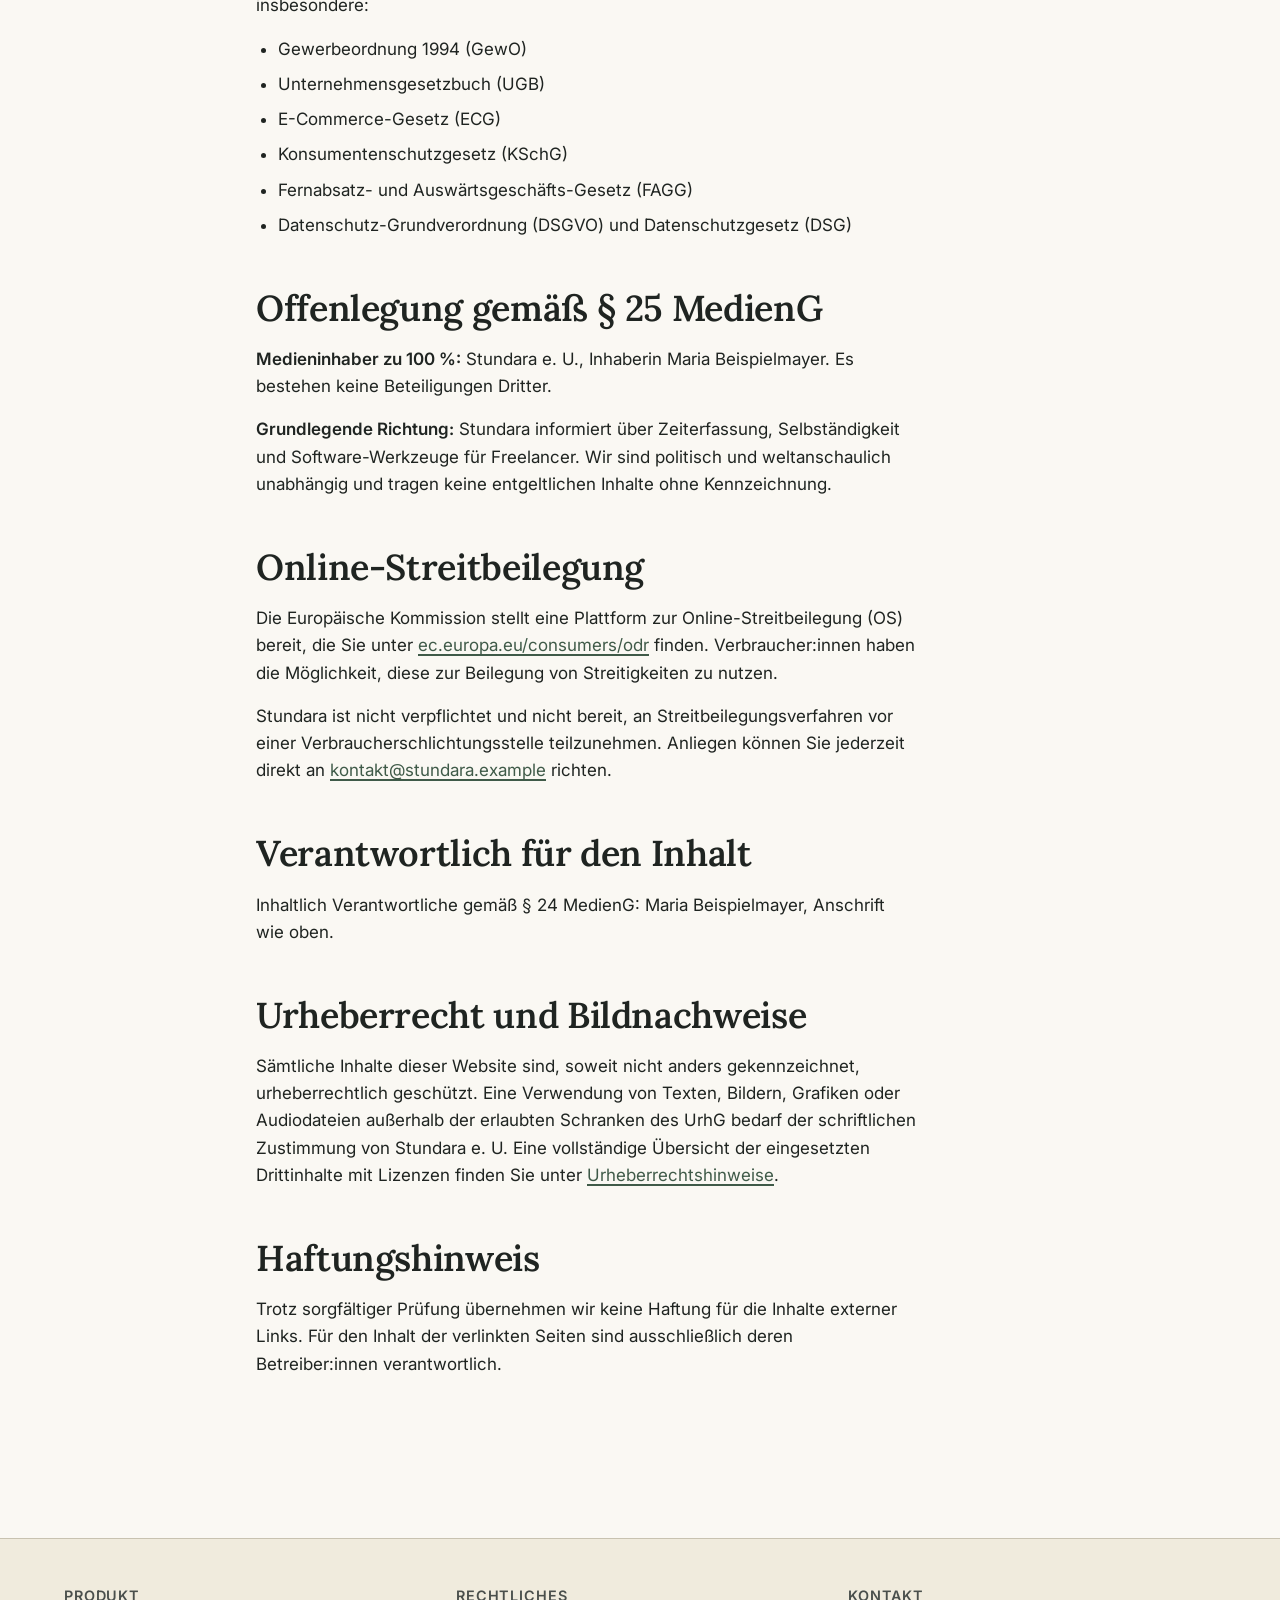
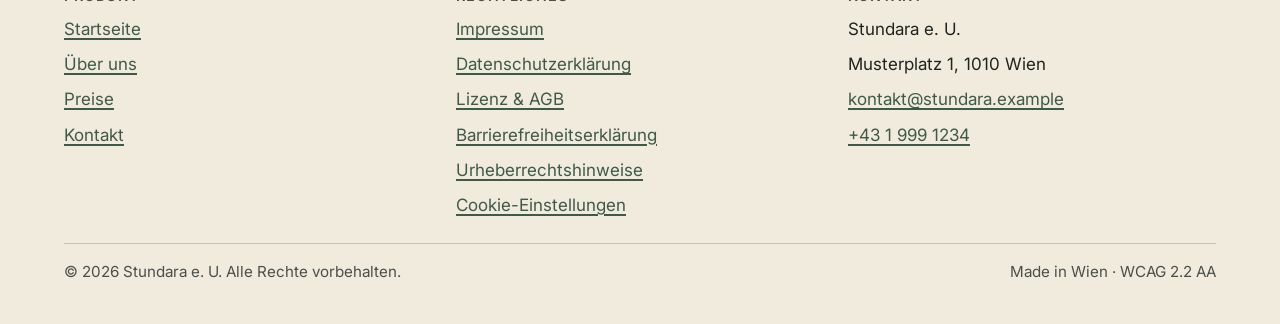
<file: imprint.html>
<!DOCTYPE html>
<html lang="de-AT">
<head>
  <meta charset="UTF-8">
  <meta name="viewport" content="width=device-width, initial-scale=1.0">
  <title>Impressum &amp; Offenlegung – Stundara</title>
  <meta name="description" content="Impressum, Offenlegung und Pflichtangaben der Stundara e. U. nach § 5 ECG, § 24 und § 25 MedienG.">
  <link rel="preconnect" href="https://fonts.googleapis.com">
  <link rel="preconnect" href="https://fonts.gstatic.com" crossorigin>
  <link rel="stylesheet" href="https://fonts.googleapis.com/css2?family=Inter:wght@400;500;600;700&family=Lora:ital,wght@0,500;0,600;1,400&display=swap">
  <link rel="stylesheet" href="assets/css/base.css">
  <link rel="icon" type="image/svg+xml" href="assets/img/favicon.svg">
</head>
<body>
  <a class="skip-link" href="#main">Zum Inhalt springen</a>

  <header class="site-header" role="banner">
    <div class="container site-header__inner">
      <a href="index.html" class="brand" aria-label="Stundara, Startseite">
        <svg class="brand__logo" viewBox="0 0 32 32" aria-hidden="true" focusable="false">
          <path d="M8 4 H24 V8 C24 12 18 14 18 16 C18 18 24 20 24 24 V28 H8 V24 C8 20 14 18 14 16 C14 14 8 12 8 8 Z" fill="none" stroke="#3F5A48" stroke-width="2.5" stroke-linejoin="round"/>
          <path d="M11 6 H21 M11 26 H21" stroke="#3F5A48" stroke-width="2.5" stroke-linecap="round"/>
          <circle cx="16" cy="16" r="1.4" fill="#B05C2E"/>
        </svg>
        <span>Stundara</span>
      </a>
      <button class="site-nav__toggle" type="button" aria-expanded="false" aria-controls="primary-nav" aria-label="Hauptmenü öffnen oder schließen">
        <span aria-hidden="true">☰</span><span>Menü</span>
      </button>
      <nav id="primary-nav" aria-label="Hauptnavigation">
        <ul class="site-nav__list">
          <li><a class="site-nav__link" href="index.html">Start</a></li>
          <li><a class="site-nav__link" href="about.html">Über uns</a></li>
          <li><a class="site-nav__link" href="pricing.html">Preise</a></li>
          <li><a class="site-nav__link" href="contact.html">Kontakt</a></li>
          <li><a class="btn btn--primary" href="pricing.html">Pro testen</a></li>
        </ul>
      </nav>
    </div>
  </header>

  <main id="main">
    <section class="section">
      <div class="container article">
        <h1>Impressum &amp; Offenlegung</h1>
        <p>
          Angaben gemäß § 5 E-Commerce-Gesetz (ECG), § 24 und § 25 Mediengesetz (MedienG),
          § 14 Unternehmensgesetzbuch (UGB) sowie § 63 Gewerbeordnung (GewO).
        </p>

        <h2>Medieninhaber, Verleger, Herausgeber und Diensteanbieter</h2>
        <address>
          Stundara e. U.<br>
          Inhaberin: <span lang="de">Maria Beispielmayer</span><br>
          Musterplatz 1, 1010 Wien, Österreich<br>
          E-Mail: <a href="mailto:kontakt@stundara.example">kontakt@stundara.example</a><br>
          Telefon: <a href="tel:+4319991234">+43 1 999 1234</a>
        </address>

        <h2>Unternehmensdaten</h2>
        <ul>
          <li><strong>Rechtsform:</strong> Eingetragener Einzelunternehmer (e. U.)</li>
          <li><strong>Firmenbuchnummer:</strong> FN 123456 a, Handelsgericht Wien</li>
          <li><strong>UID-Nummer:</strong> ATU12345678</li>
          <li><strong>Geschäftsgegenstand:</strong> Entwicklung und Vertrieb von Software zur Zeiterfassung
            (Software-as-a-Service)</li>
        </ul>

        <h2>Gewerbliche Zulassung</h2>
        <ul>
          <li><strong>Berufsbezeichnung:</strong> Dienstleistungen in der automatischen Datenverarbeitung
            und Informationstechnik (freies Gewerbe nach § 5 GewO 1994)</li>
          <li><strong>Verleihungsstaat:</strong> Republik Österreich</li>
          <li><strong>Anwendbare gewerbliche Vorschriften:</strong> Gewerbeordnung 1994 (GewO),
            abrufbar im
            <a href="https://www.ris.bka.gv.at" rel="external">Rechtsinformationssystem des Bundes (RIS)</a></li>
          <li><strong>Aufsichtsbehörde (zuständige Gewerbebehörde):</strong>
            Magistratisches Bezirksamt für den 1. Wiener Gemeindebezirk, Wipplingerstraße 8, 1010 Wien</li>
        </ul>

        <h2>Kammerzugehörigkeit</h2>
        <ul>
          <li>Wirtschaftskammer Wien</li>
          <li>Fachgruppe UBIT – Unternehmens­beratung, Buchhaltung und Informationstechnologie</li>
          <li>Webseite der WKO: <a href="https://www.wko.at" rel="external">wko.at</a></li>
        </ul>

        <h2>Berufsrechtliche Vorschriften</h2>
        <p>
          Für das freie Gewerbe „Dienstleistungen in der automatischen Datenverarbeitung und
          Informationstechnik“ bestehen keine spezifischen Standes- oder Berufsregeln über die
          allgemeinen Bestimmungen der Gewerbeordnung hinaus. Es gelten insbesondere:
        </p>
        <ul>
          <li>Gewerbeordnung 1994 (GewO)</li>
          <li>Unternehmensgesetzbuch (UGB)</li>
          <li>E-Commerce-Gesetz (ECG)</li>
          <li>Konsumentenschutzgesetz (KSchG)</li>
          <li>Fernabsatz- und Auswärtsgeschäfts-Gesetz (FAGG)</li>
          <li>Datenschutz-Grundverordnung (DSGVO) und Datenschutzgesetz (DSG)</li>
        </ul>

        <h2>Offenlegung gemäß § 25 MedienG</h2>
        <p>
          <strong>Medieninhaber zu 100 %:</strong> Stundara e. U., Inhaberin Maria Beispielmayer.
          Es bestehen keine Beteiligungen Dritter.
        </p>
        <p>
          <strong>Grundlegende Richtung:</strong> Stundara informiert über Zeiterfassung,
          Selbständigkeit und Software-Werkzeuge für Freelancer. Wir sind politisch und
          weltanschaulich unabhängig und tragen keine entgeltlichen Inhalte ohne Kennzeichnung.
        </p>

        <h2>Online-Streitbeilegung</h2>
        <p>
          Die Europäische Kommission stellt eine Plattform zur Online-Streitbeilegung (OS) bereit,
          die Sie unter <a href="https://ec.europa.eu/consumers/odr" rel="external">ec.europa.eu/consumers/odr</a>
          finden. Verbraucher:innen haben die Möglichkeit, diese zur Beilegung von Streitigkeiten
          zu nutzen.
        </p>
        <p>
          Stundara ist nicht verpflichtet und nicht bereit, an Streitbeilegungsverfahren vor einer
          Verbraucher­schlichtungs­stelle teilzunehmen. Anliegen können Sie jederzeit direkt an
          <a href="mailto:kontakt@stundara.example">kontakt@stundara.example</a> richten.
        </p>

        <h2>Verantwortlich für den Inhalt</h2>
        <p>
          Inhaltlich Verantwortliche gemäß § 24 MedienG: Maria Beispielmayer, Anschrift wie oben.
        </p>

        <h2>Urheberrecht und Bildnachweise</h2>
        <p>
          Sämtliche Inhalte dieser Website sind, soweit nicht anders gekennzeichnet, urheberrechtlich
          geschützt. Eine Verwendung von Texten, Bildern, Grafiken oder Audiodateien außerhalb der
          erlaubten Schranken des UrhG bedarf der schriftlichen Zustimmung von Stundara e. U.
          Eine vollständige Übersicht der eingesetzten Drittinhalte mit Lizenzen finden Sie unter
          <a href="credits.html">Urheberrechtshinweise</a>.
        </p>

        <h2>Haftungshinweis</h2>
        <p>
          Trotz sorgfältiger Prüfung übernehmen wir keine Haftung für die Inhalte externer Links.
          Für den Inhalt der verlinkten Seiten sind ausschließlich deren Betreiber:innen
          verantwortlich.
        </p>

      </div>
    </section>
  </main>

  <footer class="site-footer" role="contentinfo">
    <div class="container site-footer__grid">
      <div class="site-footer__col">
        <h2>Produkt</h2>
        <ul>
          <li><a href="index.html">Startseite</a></li>
          <li><a href="about.html">Über uns</a></li>
          <li><a href="pricing.html">Preise</a></li>
          <li><a href="contact.html">Kontakt</a></li>
        </ul>
      </div>
      <div class="site-footer__col">
        <h2>Rechtliches</h2>
        <ul>
          <li><a href="imprint.html" aria-current="page">Impressum</a></li>
          <li><a href="privacy.html">Datenschutzerklärung</a></li>
          <li><a href="license.html">Lizenz &amp; AGB</a></li>
          <li><a href="accessibility.html">Barrierefreiheitserklärung</a></li>
          <li><a href="credits.html">Urheberrechtshinweise</a></li>
          <li><a href="#" data-cookie-reopen>Cookie-Einstellungen</a></li>
        </ul>
      </div>
      <div class="site-footer__col">
        <h2>Kontakt</h2>
        <ul>
          <li>Stundara e. U.</li>
          <li>Musterplatz 1, 1010 Wien</li>
          <li><a href="mailto:kontakt@stundara.example">kontakt@stundara.example</a></li>
          <li><a href="tel:+4319991234">+43 1 999 1234</a></li>
        </ul>
      </div>
    </div>
    <div class="container site-footer__bottom">
      <p>&copy; 2026 Stundara e. U. Alle Rechte vorbehalten.</p>
      <p>Made in Wien · WCAG 2.2 AA</p>
    </div>
  </footer>

  <aside class="cookie-banner" id="cookie-banner" role="region" aria-labelledby="cookie-banner-title" aria-describedby="cookie-banner-desc" tabindex="-1" hidden>
    <div class="container cookie-banner__grid">
      <div>
        <h2 id="cookie-banner-title" class="visually-hidden">Cookie-Einstellungen</h2>
        <p id="cookie-banner-desc">Wir setzen ausschließlich funktional notwendige Cookies. Für anonyme Reichweitenmessung fragen wir um deine Einwilligung. Mehr in der <a href="privacy.html">Datenschutzerklärung</a>.</p>
      </div>
      <div class="cookie-banner__actions">
        <button type="button" class="btn btn--ghost" data-consent="necessary">Nur notwendige</button>
        <button type="button" class="btn btn--primary" data-consent="all">Statistik erlauben</button>
      </div>
    </div>
  </aside>

  <script src="assets/js/main.js" defer></script>
</body>
</html>
</file>
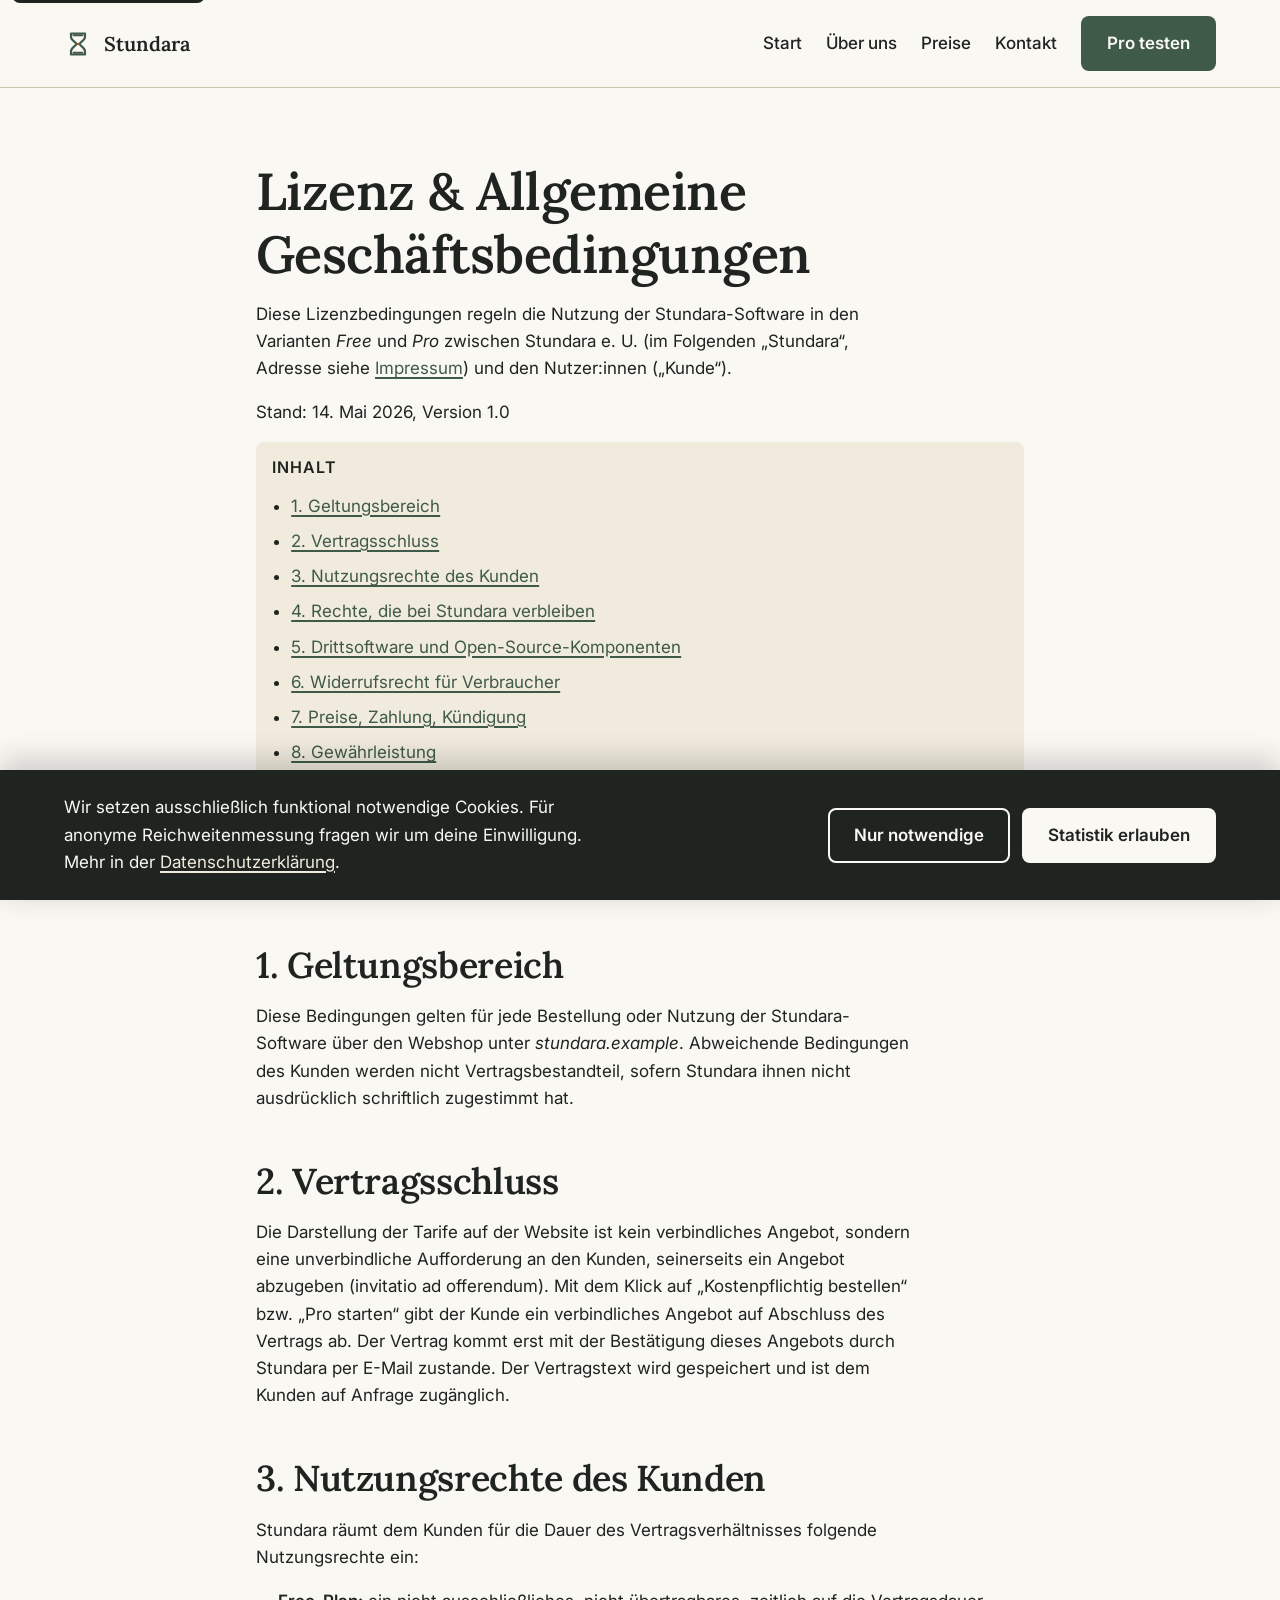
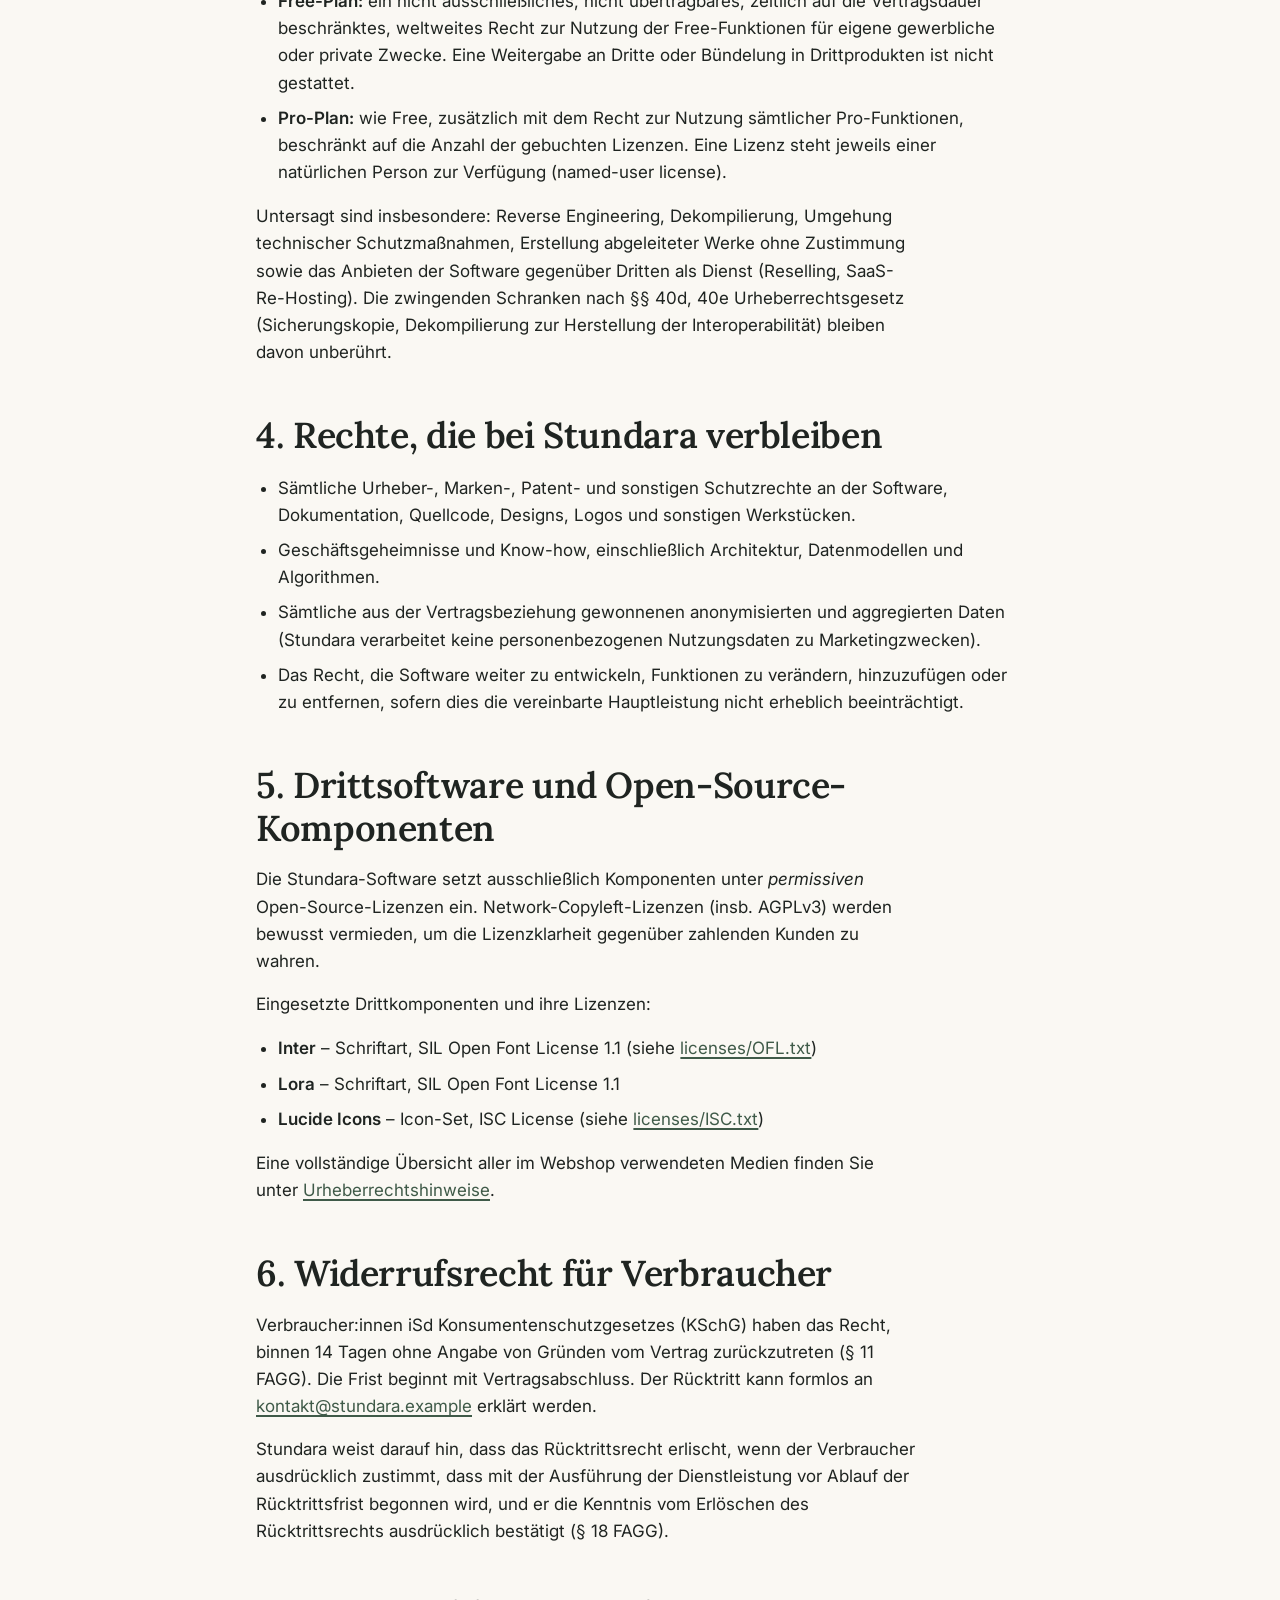
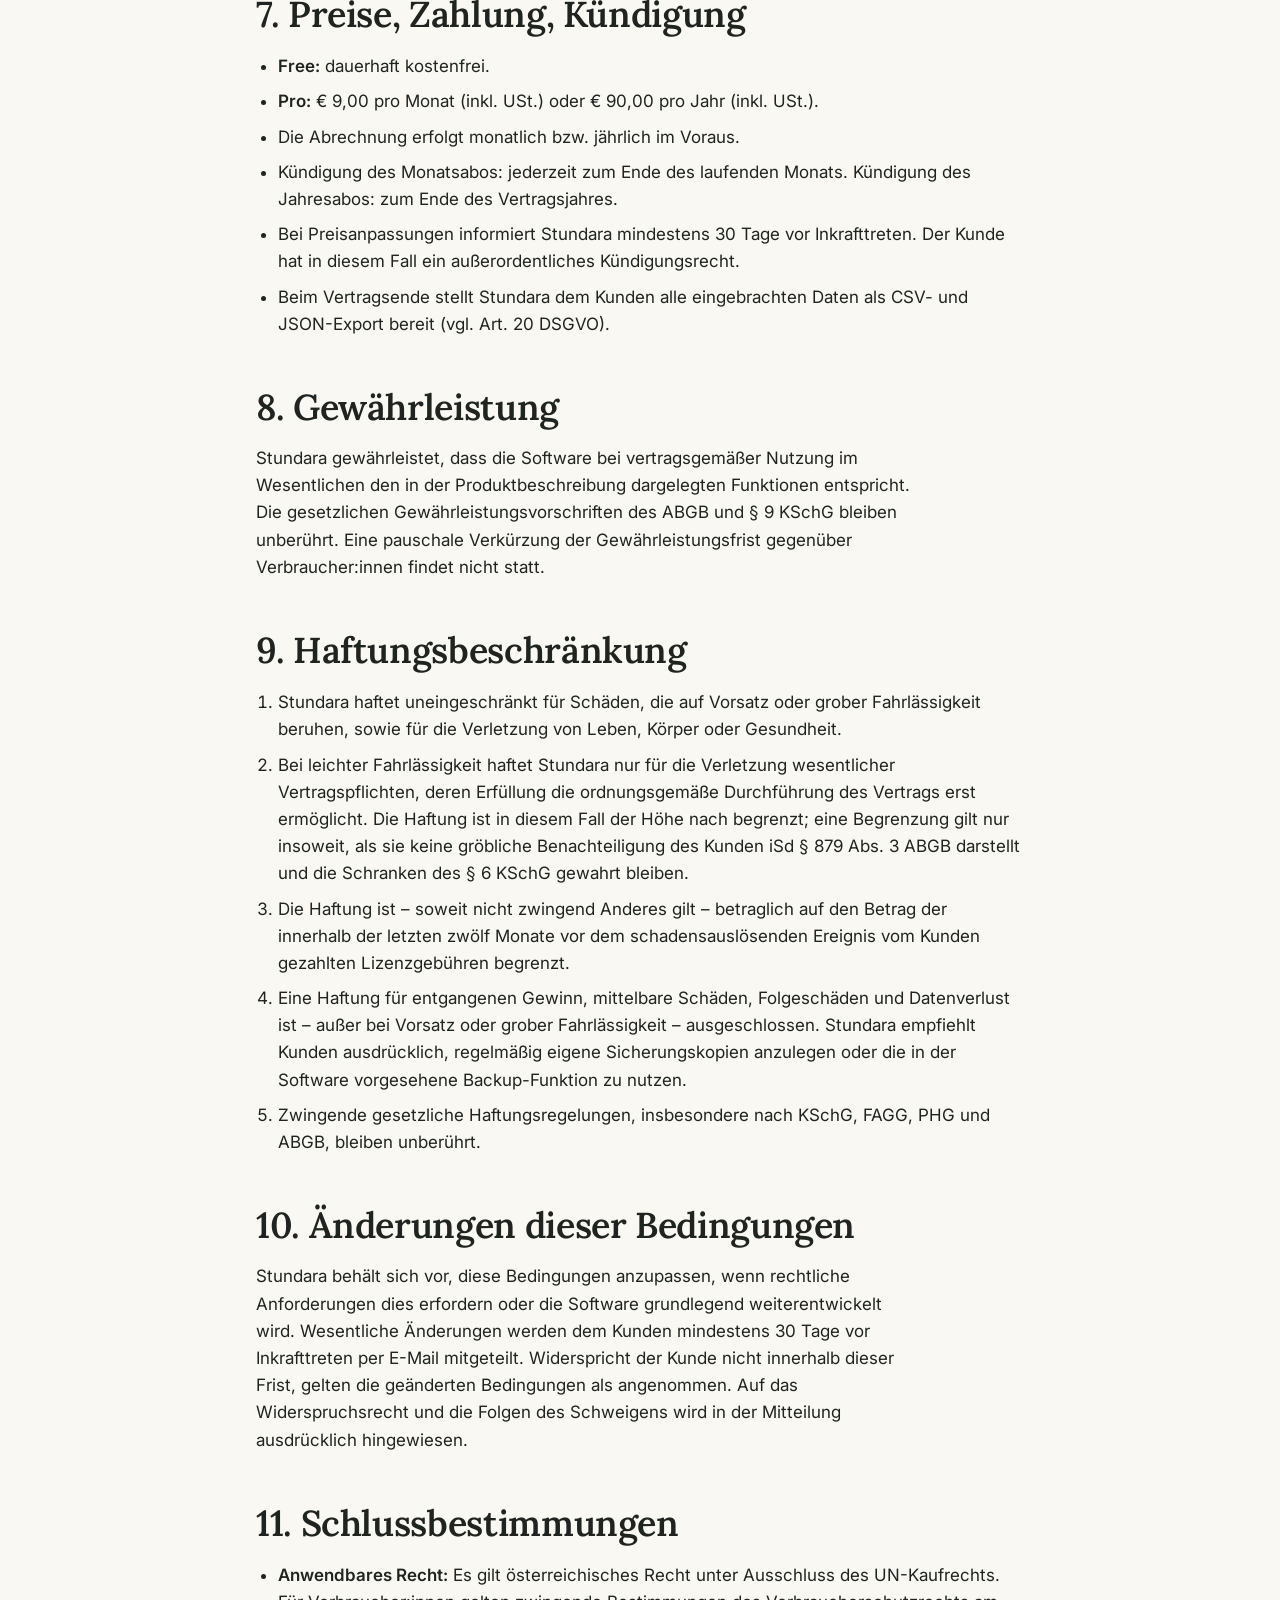
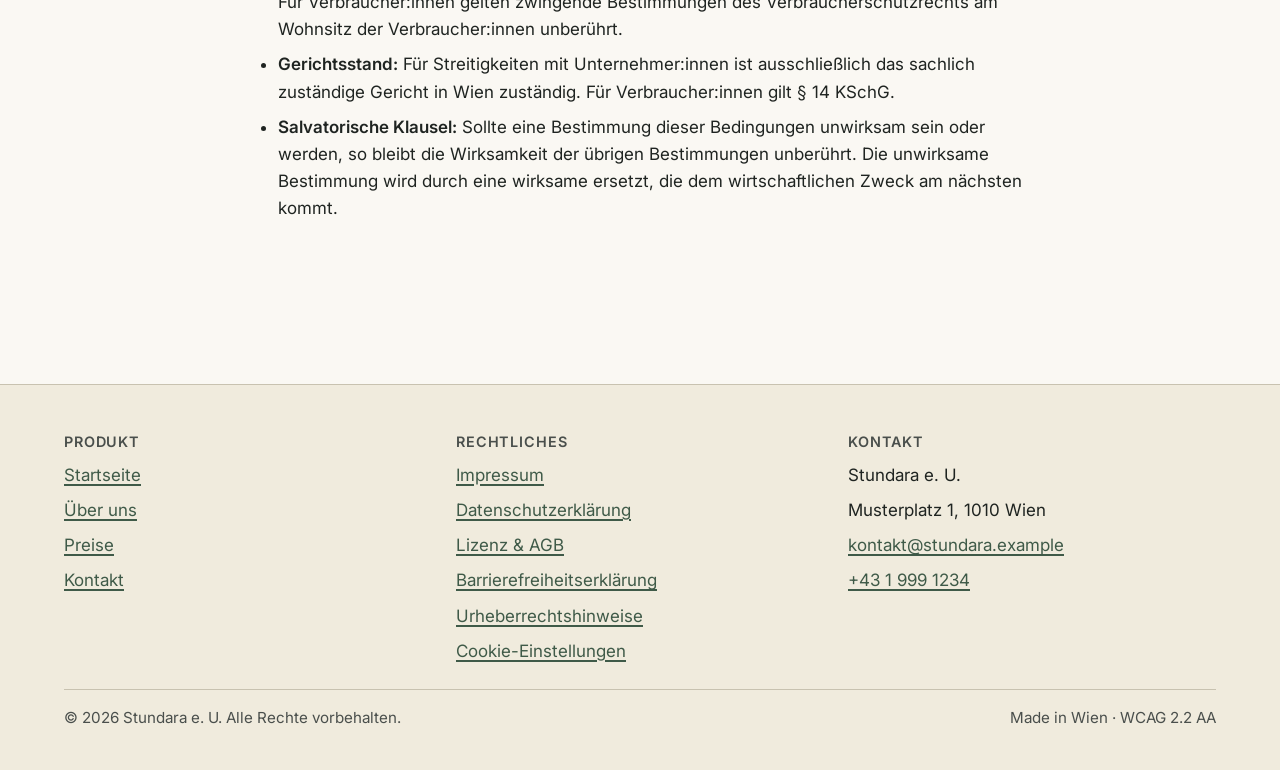
<file: license.html>
<!DOCTYPE html>
<html lang="de-AT">
<head>
  <meta charset="UTF-8">
  <meta name="viewport" content="width=device-width, initial-scale=1.0">
  <title>Lizenz &amp; AGB – Stundara</title>
  <meta name="description" content="Lizenzbedingungen und Allgemeine Geschäftsbedingungen der Stundara e. U. inkl. Haftungsbeschränkung.">
  <link rel="preconnect" href="https://fonts.googleapis.com">
  <link rel="preconnect" href="https://fonts.gstatic.com" crossorigin>
  <link rel="stylesheet" href="https://fonts.googleapis.com/css2?family=Inter:wght@400;500;600;700&family=Lora:ital,wght@0,500;0,600;1,400&display=swap">
  <link rel="stylesheet" href="assets/css/base.css">
  <link rel="icon" type="image/svg+xml" href="assets/img/favicon.svg">
</head>
<body>
  <a class="skip-link" href="#main">Zum Inhalt springen</a>

  <header class="site-header" role="banner">
    <div class="container site-header__inner">
      <a href="index.html" class="brand" aria-label="Stundara, Startseite">
        <svg class="brand__logo" viewBox="0 0 32 32" aria-hidden="true" focusable="false">
          <path d="M8 4 H24 V8 C24 12 18 14 18 16 C18 18 24 20 24 24 V28 H8 V24 C8 20 14 18 14 16 C14 14 8 12 8 8 Z" fill="none" stroke="#3F5A48" stroke-width="2.5" stroke-linejoin="round"/>
          <path d="M11 6 H21 M11 26 H21" stroke="#3F5A48" stroke-width="2.5" stroke-linecap="round"/>
          <circle cx="16" cy="16" r="1.4" fill="#B05C2E"/>
        </svg>
        <span>Stundara</span>
      </a>
      <button class="site-nav__toggle" type="button" aria-expanded="false" aria-controls="primary-nav" aria-label="Hauptmenü öffnen oder schließen">
        <span aria-hidden="true">☰</span><span>Menü</span>
      </button>
      <nav id="primary-nav" aria-label="Hauptnavigation">
        <ul class="site-nav__list">
          <li><a class="site-nav__link" href="index.html">Start</a></li>
          <li><a class="site-nav__link" href="about.html">Über uns</a></li>
          <li><a class="site-nav__link" href="pricing.html">Preise</a></li>
          <li><a class="site-nav__link" href="contact.html">Kontakt</a></li>
          <li><a class="btn btn--primary" href="pricing.html">Pro testen</a></li>
        </ul>
      </nav>
    </div>
  </header>

  <main id="main">
    <section class="section">
      <div class="container article">
        <h1>Lizenz &amp; Allgemeine Geschäftsbedingungen</h1>
        <p>
          Diese Lizenzbedingungen regeln die Nutzung der Stundara-Software in den Varianten
          <em>Free</em> und <em>Pro</em> zwischen Stundara e. U. (im Folgenden „Stundara“,
          Adresse siehe <a href="imprint.html">Impressum</a>) und den Nutzer:innen
          („Kunde“).
        </p>
        <p>Stand: <time datetime="2026-05-14">14.&nbsp;Mai 2026</time>, Version 1.0</p>

        <nav class="toc" aria-label="Inhaltsverzeichnis">
          <h2>Inhalt</h2>
          <ul>
            <li><a href="#geltung">1. Geltungsbereich</a></li>
            <li><a href="#vertrag">2. Vertragsschluss</a></li>
            <li><a href="#rechte-kunde">3. Nutzungsrechte des Kunden</a></li>
            <li><a href="#rechte-stundara">4. Rechte, die bei Stundara verbleiben</a></li>
            <li><a href="#drittsoftware">5. Drittsoftware und Open-Source-Komponenten</a></li>
            <li><a href="#widerruf">6. Widerrufsrecht für Verbraucher</a></li>
            <li><a href="#preise">7. Preise, Zahlung, Kündigung</a></li>
            <li><a href="#gewaehrleistung">8. Gewährleistung</a></li>
            <li><a href="#haftung">9. Haftungsbeschränkung</a></li>
            <li><a href="#aenderungen">10. Änderungen</a></li>
            <li><a href="#schlussbestimmungen">11. Schlussbestimmungen</a></li>
          </ul>
        </nav>

        <h2 id="geltung">1. Geltungsbereich</h2>
        <p>
          Diese Bedingungen gelten für jede Bestellung oder Nutzung der Stundara-Software über
          den Webshop unter <em>stundara.example</em>. Abweichende Bedingungen des Kunden werden
          nicht Vertragsbestandteil, sofern Stundara ihnen nicht ausdrücklich schriftlich
          zugestimmt hat.
        </p>

        <h2 id="vertrag">2. Vertragsschluss</h2>
        <p>
          Die Darstellung der Tarife auf der Website ist kein verbindliches Angebot, sondern
          eine unverbindliche Aufforderung an den Kunden, seinerseits ein Angebot abzugeben
          (invitatio ad offerendum). Mit dem Klick auf „Kostenpflichtig bestellen“ bzw.
          „Pro starten“ gibt der Kunde ein verbindliches Angebot auf Abschluss des Vertrags
          ab. Der Vertrag kommt erst mit der Bestätigung dieses Angebots durch Stundara per
          E-Mail zustande. Der Vertragstext wird gespeichert und ist dem Kunden auf Anfrage
          zugänglich.
        </p>

        <h2 id="rechte-kunde">3. Nutzungsrechte des Kunden</h2>
        <p>
          Stundara räumt dem Kunden für die Dauer des Vertragsverhältnisses folgende
          Nutzungsrechte ein:
        </p>
        <ul>
          <li><strong>Free-Plan:</strong> ein nicht ausschließliches, nicht übertragbares,
            zeitlich auf die Vertragsdauer beschränktes, weltweites Recht zur Nutzung der
            Free-Funktionen für eigene gewerbliche oder private Zwecke. Eine Weitergabe
            an Dritte oder Bündelung in Drittprodukten ist nicht gestattet.</li>
          <li><strong>Pro-Plan:</strong> wie Free, zusätzlich mit dem Recht zur Nutzung
            sämtlicher Pro-Funktionen, beschränkt auf die Anzahl der gebuchten Lizenzen.
            Eine Lizenz steht jeweils einer natürlichen Person zur Verfügung
            (named-user license).</li>
        </ul>
        <p>
          Untersagt sind insbesondere: Reverse Engineering, Dekompilierung, Umgehung technischer
          Schutzmaßnahmen, Erstellung abgeleiteter Werke ohne Zustimmung sowie das Anbieten
          der Software gegenüber Dritten als Dienst (Reselling, SaaS-Re-Hosting).
          Die zwingenden Schranken nach §§ 40d, 40e Urheberrechtsgesetz (Sicherungskopie,
          Dekompilierung zur Herstellung der Interoperabilität) bleiben davon unberührt.
        </p>

        <h2 id="rechte-stundara">4. Rechte, die bei Stundara verbleiben</h2>
        <ul>
          <li>Sämtliche Urheber-, Marken-, Patent- und sonstigen Schutzrechte an der Software,
            Dokumentation, Quellcode, Designs, Logos und sonstigen Werkstücken.</li>
          <li>Geschäftsgeheimnisse und Know-how, einschließlich Architektur, Datenmodellen
            und Algorithmen.</li>
          <li>Sämtliche aus der Vertragsbeziehung gewonnenen anonymisierten und aggregierten
            Daten (Stundara verarbeitet keine personenbezogenen Nutzungs­daten zu Marketingzwecken).</li>
          <li>Das Recht, die Software weiter zu entwickeln, Funktionen zu verändern, hinzuzufügen
            oder zu entfernen, sofern dies die vereinbarte Hauptleistung nicht erheblich
            beeinträchtigt.</li>
        </ul>

        <h2 id="drittsoftware">5. Drittsoftware und Open-Source-Komponenten</h2>
        <p>
          Die Stundara-Software setzt ausschließlich Komponenten unter <em>permissiven</em>
          Open-Source-Lizenzen ein. Network-Copyleft-Lizenzen (insb. AGPLv3) werden bewusst
          vermieden, um die Lizenzklarheit gegenüber zahlenden Kunden zu wahren.
        </p>
        <p>Eingesetzte Drittkomponenten und ihre Lizenzen:</p>
        <ul>
          <li><strong>Inter</strong> – Schriftart, SIL Open Font License 1.1
            (siehe <a href="licenses/OFL.txt">licenses/OFL.txt</a>)</li>
          <li><strong>Lora</strong> – Schriftart, SIL Open Font License 1.1</li>
          <li><strong>Lucide Icons</strong> – Icon-Set, ISC License
            (siehe <a href="licenses/ISC.txt">licenses/ISC.txt</a>)</li>
        </ul>
        <p>
          Eine vollständige Übersicht aller im Webshop verwendeten Medien finden Sie unter
          <a href="credits.html">Urheberrechtshinweise</a>.
        </p>

        <h2 id="widerruf">6. Widerrufsrecht für Verbraucher</h2>
        <p>
          Verbraucher:innen iSd Konsumentenschutzgesetzes (KSchG) haben das Recht, binnen
          14 Tagen ohne Angabe von Gründen vom Vertrag zurückzutreten (§ 11 FAGG). Die Frist
          beginnt mit Vertragsabschluss. Der Rücktritt kann formlos an
          <a href="mailto:kontakt@stundara.example">kontakt@stundara.example</a> erklärt werden.
        </p>
        <p>
          Stundara weist darauf hin, dass das Rücktrittsrecht erlischt, wenn der Verbraucher
          ausdrücklich zustimmt, dass mit der Ausführung der Dienstleistung vor Ablauf der
          Rücktritts­frist begonnen wird, und er die Kenntnis vom Erlöschen des Rücktrittsrechts
          ausdrücklich bestätigt (§ 18 FAGG).
        </p>

        <h2 id="preise">7. Preise, Zahlung, Kündigung</h2>
        <ul>
          <li><strong>Free:</strong> dauerhaft kostenfrei.</li>
          <li><strong>Pro:</strong> € 9,00 pro Monat (inkl. USt.) oder € 90,00 pro Jahr (inkl. USt.).</li>
          <li>Die Abrechnung erfolgt monatlich bzw. jährlich im Voraus.</li>
          <li>Kündigung des Monatsabos: jederzeit zum Ende des laufenden Monats. Kündigung des
            Jahresabos: zum Ende des Vertragsjahres.</li>
          <li>Bei Preisanpassungen informiert Stundara mindestens 30 Tage vor Inkrafttreten.
            Der Kunde hat in diesem Fall ein außerordentliches Kündigungsrecht.</li>
          <li>Beim Vertragsende stellt Stundara dem Kunden alle eingebrachten Daten als
            CSV- und JSON-Export bereit (vgl. Art. 20 DSGVO).</li>
        </ul>

        <h2 id="gewaehrleistung">8. Gewährleistung</h2>
        <p>
          Stundara gewährleistet, dass die Software bei vertragsgemäßer Nutzung im Wesentlichen
          den in der Produkt­beschreibung dargelegten Funktionen entspricht. Die gesetzlichen
          Gewährleistungs­vorschriften des ABGB und § 9 KSchG bleiben unberührt. Eine pauschale
          Verkürzung der Gewährleistungs­frist gegenüber Verbraucher:innen findet nicht statt.
        </p>

        <h2 id="haftung">9. Haftungsbeschränkung</h2>
        <ol>
          <li>Stundara haftet uneingeschränkt für Schäden, die auf Vorsatz oder grober
            Fahrlässigkeit beruhen, sowie für die Verletzung von Leben, Körper oder Gesundheit.</li>
          <li>Bei leichter Fahrlässigkeit haftet Stundara nur für die Verletzung wesentlicher
            Vertragspflichten, deren Erfüllung die ordnungsgemäße Durchführung des Vertrags
            erst ermöglicht. Die Haftung ist in diesem Fall der Höhe nach begrenzt; eine
            Begrenzung gilt nur insoweit, als sie keine gröbliche Benachteiligung des Kunden
            iSd § 879 Abs. 3 ABGB darstellt und die Schranken des § 6 KSchG gewahrt bleiben.</li>
          <li>Die Haftung ist – soweit nicht zwingend Anderes gilt – betraglich auf den Betrag
            der innerhalb der letzten zwölf Monate vor dem schadens­auslösenden Ereignis vom
            Kunden gezahlten Lizenzgebühren begrenzt.</li>
          <li>Eine Haftung für entgangenen Gewinn, mittelbare Schäden, Folgeschäden und
            Datenverlust ist – außer bei Vorsatz oder grober Fahrlässigkeit – ausgeschlossen.
            Stundara empfiehlt Kunden ausdrücklich, regelmäßig eigene Sicherungs­kopien
            anzulegen oder die in der Software vorgesehene Backup-Funktion zu nutzen.</li>
          <li>Zwingende gesetzliche Haftungs­regelungen, insbesondere nach KSchG, FAGG, PHG
            und ABGB, bleiben unberührt.</li>
        </ol>

        <h2 id="aenderungen">10. Änderungen dieser Bedingungen</h2>
        <p>
          Stundara behält sich vor, diese Bedingungen anzupassen, wenn rechtliche Anforderungen
          dies erfordern oder die Software grundlegend weiterentwickelt wird. Wesentliche
          Änderungen werden dem Kunden mindestens 30 Tage vor Inkrafttreten per E-Mail
          mitgeteilt. Widerspricht der Kunde nicht innerhalb dieser Frist, gelten die geänderten
          Bedingungen als angenommen. Auf das Widerspruchsrecht und die Folgen des Schweigens
          wird in der Mitteilung ausdrücklich hingewiesen.
        </p>

        <h2 id="schlussbestimmungen">11. Schlussbestimmungen</h2>
        <ul>
          <li><strong>Anwendbares Recht:</strong> Es gilt österreichisches Recht unter Ausschluss
            des UN-Kaufrechts. Für Verbraucher:innen gelten zwingende Bestimmungen des
            Verbraucher­schutz­rechts am Wohnsitz der Verbraucher:innen unberührt.</li>
          <li><strong>Gerichtsstand:</strong> Für Streitigkeiten mit Unternehmer:innen ist
            ausschließlich das sachlich zuständige Gericht in Wien zuständig. Für
            Verbraucher:innen gilt § 14 KSchG.</li>
          <li><strong>Salvatorische Klausel:</strong> Sollte eine Bestimmung dieser Bedingungen
            unwirksam sein oder werden, so bleibt die Wirksamkeit der übrigen Bestimmungen
            unberührt. Die unwirksame Bestimmung wird durch eine wirksame ersetzt, die dem
            wirtschaftlichen Zweck am nächsten kommt.</li>
        </ul>

      </div>
    </section>
  </main>

  <footer class="site-footer" role="contentinfo">
    <div class="container site-footer__grid">
      <div class="site-footer__col">
        <h2>Produkt</h2>
        <ul>
          <li><a href="index.html">Startseite</a></li>
          <li><a href="about.html">Über uns</a></li>
          <li><a href="pricing.html">Preise</a></li>
          <li><a href="contact.html">Kontakt</a></li>
        </ul>
      </div>
      <div class="site-footer__col">
        <h2>Rechtliches</h2>
        <ul>
          <li><a href="imprint.html">Impressum</a></li>
          <li><a href="privacy.html">Datenschutzerklärung</a></li>
          <li><a href="license.html" aria-current="page">Lizenz &amp; AGB</a></li>
          <li><a href="accessibility.html">Barrierefreiheitserklärung</a></li>
          <li><a href="credits.html">Urheberrechtshinweise</a></li>
          <li><a href="#" data-cookie-reopen>Cookie-Einstellungen</a></li>
        </ul>
      </div>
      <div class="site-footer__col">
        <h2>Kontakt</h2>
        <ul>
          <li>Stundara e. U.</li>
          <li>Musterplatz 1, 1010 Wien</li>
          <li><a href="mailto:kontakt@stundara.example">kontakt@stundara.example</a></li>
          <li><a href="tel:+4319991234">+43 1 999 1234</a></li>
        </ul>
      </div>
    </div>
    <div class="container site-footer__bottom">
      <p>&copy; 2026 Stundara e. U. Alle Rechte vorbehalten.</p>
      <p>Made in Wien · WCAG 2.2 AA</p>
    </div>
  </footer>

  <aside class="cookie-banner" id="cookie-banner" role="region" aria-labelledby="cookie-banner-title" aria-describedby="cookie-banner-desc" tabindex="-1" hidden>
    <div class="container cookie-banner__grid">
      <div>
        <h2 id="cookie-banner-title" class="visually-hidden">Cookie-Einstellungen</h2>
        <p id="cookie-banner-desc">Wir setzen ausschließlich funktional notwendige Cookies. Für anonyme Reichweitenmessung fragen wir um deine Einwilligung. Mehr in der <a href="privacy.html">Datenschutzerklärung</a>.</p>
      </div>
      <div class="cookie-banner__actions">
        <button type="button" class="btn btn--ghost" data-consent="necessary">Nur notwendige</button>
        <button type="button" class="btn btn--primary" data-consent="all">Statistik erlauben</button>
      </div>
    </div>
  </aside>

  <script src="assets/js/main.js" defer></script>
</body>
</html>
</file>
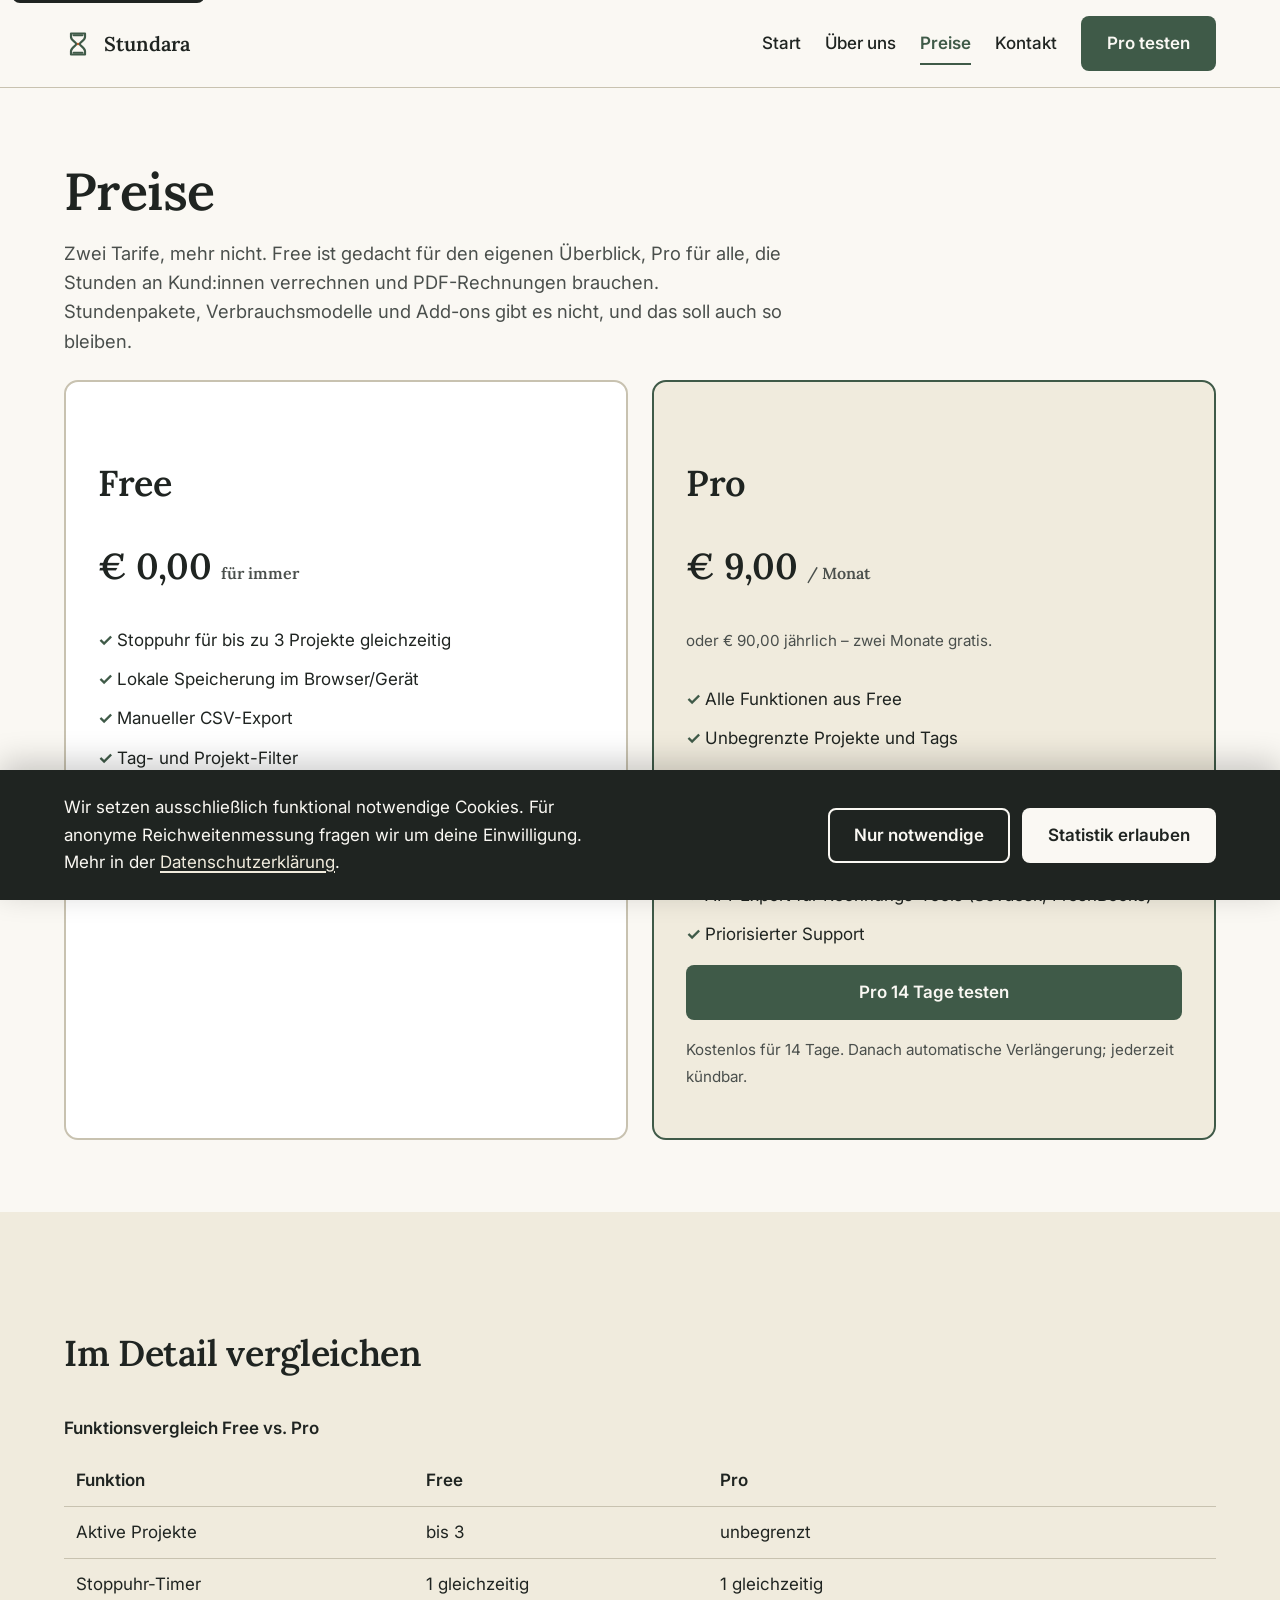
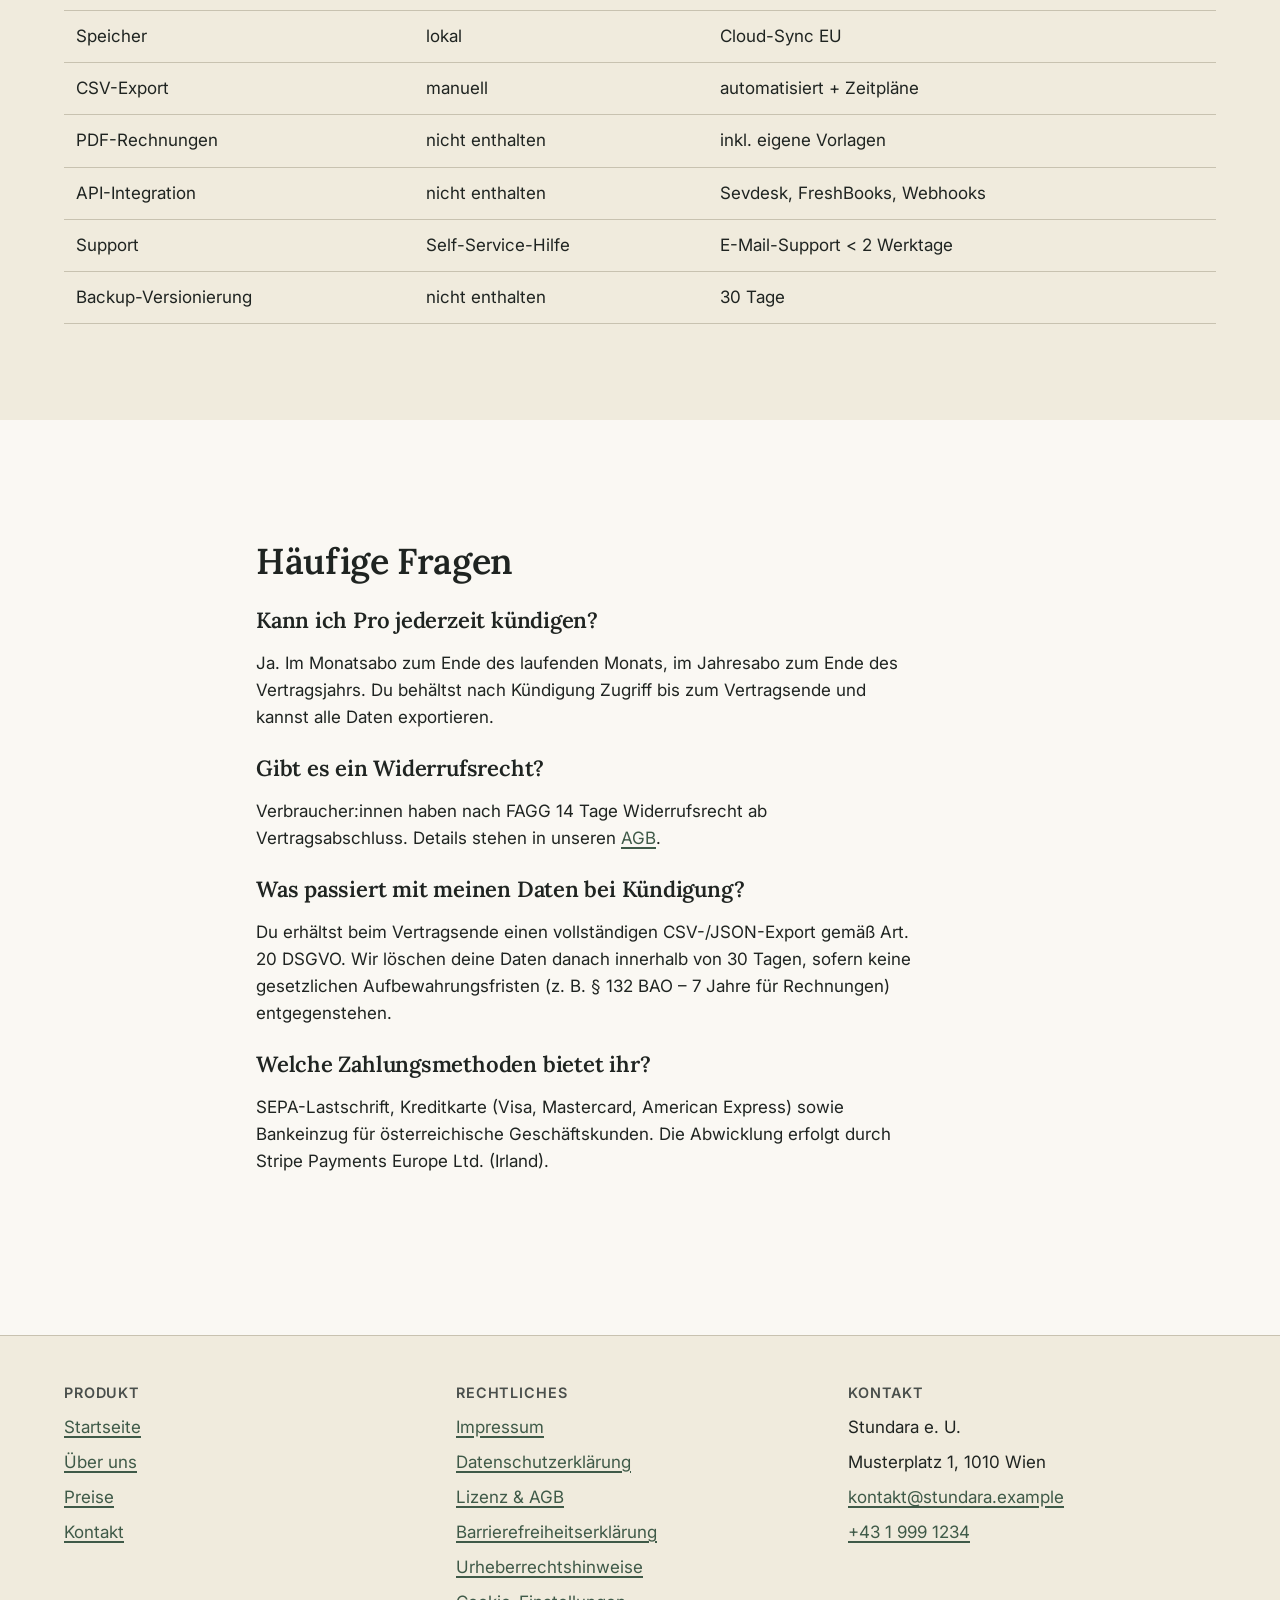
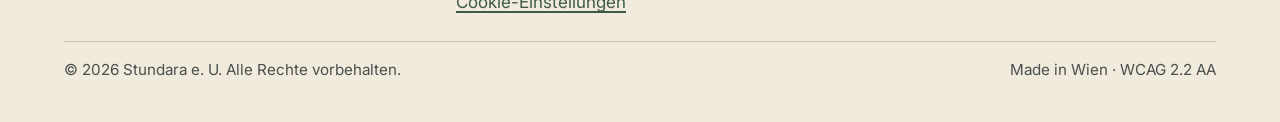
<file: pricing.html>
<!DOCTYPE html>
<html lang="de-AT">
<head>
  <meta charset="UTF-8">
  <meta name="viewport" content="width=device-width, initial-scale=1.0">
  <title>Preise – Stundara | Free und Pro im Vergleich</title>
  <meta name="description" content="Stundara-Tarife: Free dauerhaft kostenlos, Pro um € 9 im Monat oder € 90 im Jahr.">
  <link rel="preconnect" href="https://fonts.googleapis.com">
  <link rel="preconnect" href="https://fonts.gstatic.com" crossorigin>
  <link rel="stylesheet" href="https://fonts.googleapis.com/css2?family=Inter:wght@400;500;600;700&family=Lora:ital,wght@0,500;0,600;1,400&display=swap">
  <link rel="stylesheet" href="assets/css/base.css">
  <link rel="icon" type="image/svg+xml" href="assets/img/favicon.svg">
</head>
<body>
  <a class="skip-link" href="#main">Zum Inhalt springen</a>

  <header class="site-header" role="banner">
    <div class="container site-header__inner">
      <a href="index.html" class="brand" aria-label="Stundara, Startseite">
        <svg class="brand__logo" viewBox="0 0 32 32" aria-hidden="true" focusable="false">
          <path d="M8 4 H24 V8 C24 12 18 14 18 16 C18 18 24 20 24 24 V28 H8 V24 C8 20 14 18 14 16 C14 14 8 12 8 8 Z" fill="none" stroke="#3F5A48" stroke-width="2.5" stroke-linejoin="round"/>
          <path d="M11 6 H21 M11 26 H21" stroke="#3F5A48" stroke-width="2.5" stroke-linecap="round"/>
          <circle cx="16" cy="16" r="1.4" fill="#B05C2E"/>
        </svg>
        <span>Stundara</span>
      </a>
      <button class="site-nav__toggle" type="button" aria-expanded="false" aria-controls="primary-nav" aria-label="Hauptmenü öffnen oder schließen">
        <span aria-hidden="true">☰</span><span>Menü</span>
      </button>
      <nav id="primary-nav" aria-label="Hauptnavigation">
        <ul class="site-nav__list">
          <li><a class="site-nav__link" href="index.html">Start</a></li>
          <li><a class="site-nav__link" href="about.html">Über uns</a></li>
          <li><a class="site-nav__link" href="pricing.html" aria-current="page">Preise</a></li>
          <li><a class="site-nav__link" href="contact.html">Kontakt</a></li>
          <li><a class="btn btn--primary" href="#plans">Pro testen</a></li>
        </ul>
      </nav>
    </div>
  </header>

  <main id="main">

    <section class="section" aria-labelledby="pricing-title">
      <div class="container">
        <h1 id="pricing-title">Preise</h1>
        <p class="hero__lede">
          Zwei Tarife, mehr nicht. Free ist gedacht für den eigenen Überblick, Pro für alle,
          die Stunden an Kund:innen verrechnen und PDF-Rechnungen brauchen. Stundenpakete,
          Verbrauchsmodelle und Add-ons gibt es nicht, und das soll auch so bleiben.
        </p>

        <div id="plans" class="grid grid--pricing">
          <article class="price-card" aria-labelledby="plan-free">
            <h2 id="plan-free">Free</h2>
            <p class="price-card__price">€ 0,00 <span>für immer</span></p>
            <ul class="price-card__list">
              <li>Stoppuhr für bis zu 3 Projekte gleichzeitig</li>
              <li>Lokale Speicherung im Browser/Gerät</li>
              <li>Manueller CSV-Export</li>
              <li>Tag- und Projekt-Filter</li>
              <li>Light- und Dark-Mode</li>
            </ul>
            <a class="btn btn--secondary" href="checkout.html?plan=free">Free starten</a>
          </article>

          <article class="price-card price-card--featured" aria-labelledby="plan-pro">
            <h2 id="plan-pro">Pro</h2>
            <p class="price-card__price">€ 9,00 <span>/ Monat</span></p>
            <p><small>oder € 90,00 jährlich – zwei Monate gratis.</small></p>
            <ul class="price-card__list">
              <li>Alle Funktionen aus Free</li>
              <li>Unbegrenzte Projekte und Tags</li>
              <li>PDF-Rechnungen mit eigenen Vorlagen</li>
              <li>Cloud-Sync zwischen Geräten</li>
              <li>Backup-Versionierung 30 Tage</li>
              <li>API-Export für Rechnungs-Tools (Sevdesk, FreshBooks)</li>
              <li>Priorisierter Support</li>
            </ul>
            <a class="btn btn--primary" href="checkout.html?plan=pro">Pro 14 Tage testen</a>
            <p><small>Kostenlos für 14 Tage. Danach automatische Verlängerung; jederzeit kündbar.</small></p>
          </article>
        </div>
      </div>
    </section>

    <section class="section" style="background: var(--c-bg-alt);" aria-labelledby="compare-title">
      <div class="container">
        <h2 id="compare-title">Im Detail vergleichen</h2>
        <div class="table-wrap" tabindex="0" role="region" aria-label="Funktionsvergleich Free und Pro">
          <table class="data">
            <caption>Funktionsvergleich Free vs. Pro</caption>
            <thead>
              <tr>
                <th scope="col">Funktion</th>
                <th scope="col">Free</th>
                <th scope="col">Pro</th>
              </tr>
            </thead>
            <tbody>
              <tr><td>Aktive Projekte</td><td>bis 3</td><td>unbegrenzt</td></tr>
              <tr><td>Stoppuhr-Timer</td><td>1 gleichzeitig</td><td>1 gleichzeitig</td></tr>
              <tr><td>Speicher</td><td>lokal</td><td>Cloud-Sync EU</td></tr>
              <tr><td>CSV-Export</td><td>manuell</td><td>automatisiert + Zeitpläne</td></tr>
              <tr><td>PDF-Rechnungen</td><td>nicht enthalten</td><td>inkl. eigene Vorlagen</td></tr>
              <tr><td>API-Integration</td><td>nicht enthalten</td><td>Sevdesk, FreshBooks, Webhooks</td></tr>
              <tr><td>Support</td><td>Self-Service-Hilfe</td><td>E-Mail-Support &lt; 2 Werktage</td></tr>
              <tr><td>Backup-Versionierung</td><td>nicht enthalten</td><td>30 Tage</td></tr>
            </tbody>
          </table>
        </div>
      </div>
    </section>

    <section class="section" aria-labelledby="faq-title">
      <div class="container article">
        <h2 id="faq-title">Häufige Fragen</h2>

        <h3>Kann ich Pro jederzeit kündigen?</h3>
        <p>
          Ja. Im Monatsabo zum Ende des laufenden Monats, im Jahresabo zum Ende des Vertragsjahrs.
          Du behältst nach Kündigung Zugriff bis zum Vertragsende und kannst alle Daten exportieren.
        </p>

        <h3>Gibt es ein Widerrufsrecht?</h3>
        <p>
          Verbraucher:innen haben nach FAGG 14 Tage Widerrufsrecht ab Vertragsabschluss. Details
          stehen in unseren <a href="license.html#widerruf">AGB</a>.
        </p>

        <h3>Was passiert mit meinen Daten bei Kündigung?</h3>
        <p>
          Du erhältst beim Vertragsende einen vollständigen CSV-/JSON-Export gemäß Art. 20 DSGVO.
          Wir löschen deine Daten danach innerhalb von 30 Tagen, sofern keine gesetzlichen
          Aufbewahrungsfristen (z. B. § 132 BAO – 7 Jahre für Rechnungen) entgegenstehen.
        </p>

        <h3>Welche Zahlungsmethoden bietet ihr?</h3>
        <p>
          SEPA-Lastschrift, Kreditkarte (Visa, Mastercard, American Express) sowie Bankeinzug
          für österreichische Geschäftskunden. Die Abwicklung erfolgt durch Stripe Payments
          Europe Ltd. (Irland).
        </p>
      </div>
    </section>

  </main>

  <footer class="site-footer" role="contentinfo">
    <div class="container site-footer__grid">
      <div class="site-footer__col">
        <h2>Produkt</h2>
        <ul>
          <li><a href="index.html">Startseite</a></li>
          <li><a href="about.html">Über uns</a></li>
          <li><a href="pricing.html">Preise</a></li>
          <li><a href="contact.html">Kontakt</a></li>
        </ul>
      </div>
      <div class="site-footer__col">
        <h2>Rechtliches</h2>
        <ul>
          <li><a href="imprint.html">Impressum</a></li>
          <li><a href="privacy.html">Datenschutzerklärung</a></li>
          <li><a href="license.html">Lizenz &amp; AGB</a></li>
          <li><a href="accessibility.html">Barrierefreiheitserklärung</a></li>
          <li><a href="credits.html">Urheberrechtshinweise</a></li>
          <li><a href="#" data-cookie-reopen>Cookie-Einstellungen</a></li>
        </ul>
      </div>
      <div class="site-footer__col">
        <h2>Kontakt</h2>
        <ul>
          <li>Stundara e. U.</li>
          <li>Musterplatz 1, 1010 Wien</li>
          <li><a href="mailto:kontakt@stundara.example">kontakt@stundara.example</a></li>
          <li><a href="tel:+4319991234">+43 1 999 1234</a></li>
        </ul>
      </div>
    </div>
    <div class="container site-footer__bottom">
      <p>&copy; 2026 Stundara e. U. Alle Rechte vorbehalten.</p>
      <p>Made in Wien · WCAG 2.2 AA</p>
    </div>
  </footer>

  <aside class="cookie-banner" id="cookie-banner" role="region" aria-labelledby="cookie-banner-title" aria-describedby="cookie-banner-desc" tabindex="-1" hidden>
    <div class="container cookie-banner__grid">
      <div>
        <h2 id="cookie-banner-title" class="visually-hidden">Cookie-Einstellungen</h2>
        <p id="cookie-banner-desc">Wir setzen ausschließlich funktional notwendige Cookies. Für anonyme Reichweitenmessung fragen wir um deine Einwilligung. Mehr in der <a href="privacy.html">Datenschutzerklärung</a>.</p>
      </div>
      <div class="cookie-banner__actions">
        <button type="button" class="btn btn--ghost" data-consent="necessary">Nur notwendige</button>
        <button type="button" class="btn btn--primary" data-consent="all">Statistik erlauben</button>
      </div>
    </div>
  </aside>

  <script src="assets/js/main.js" defer></script>
</body>
</html>
</file>
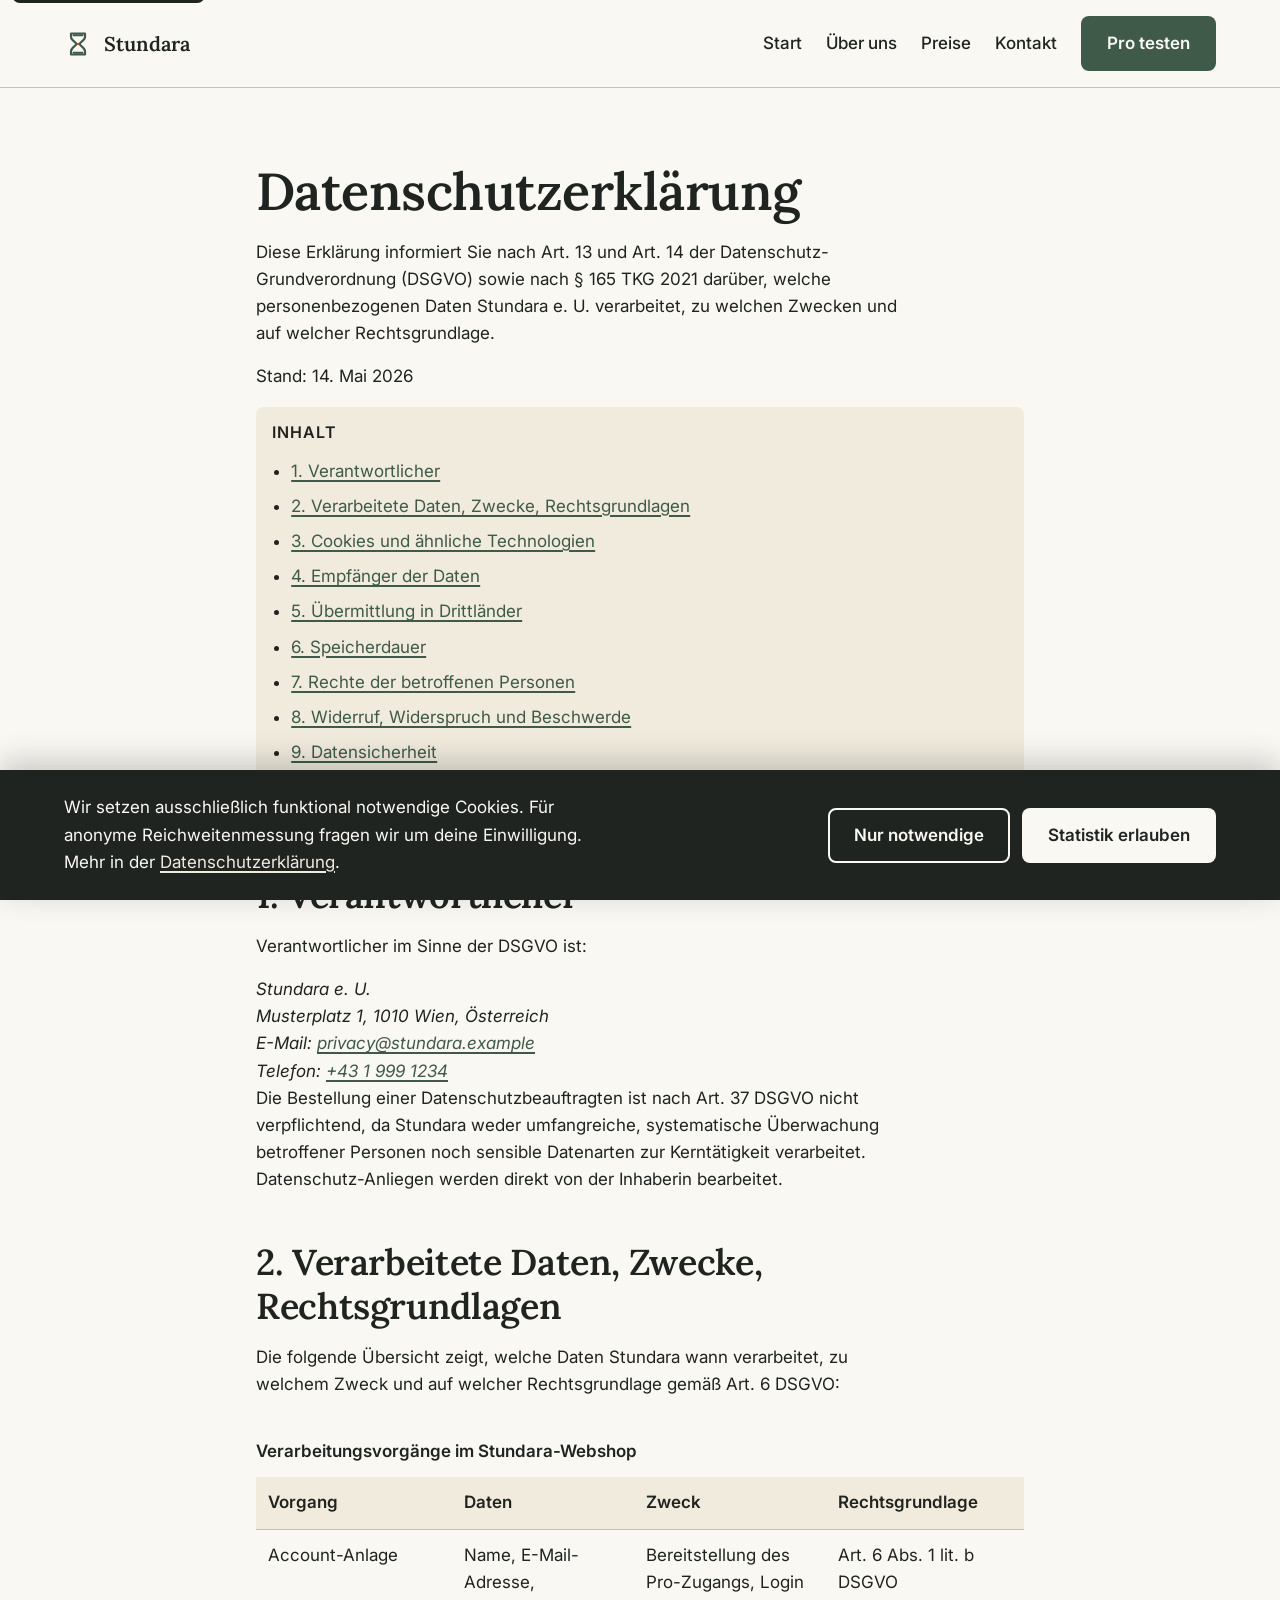
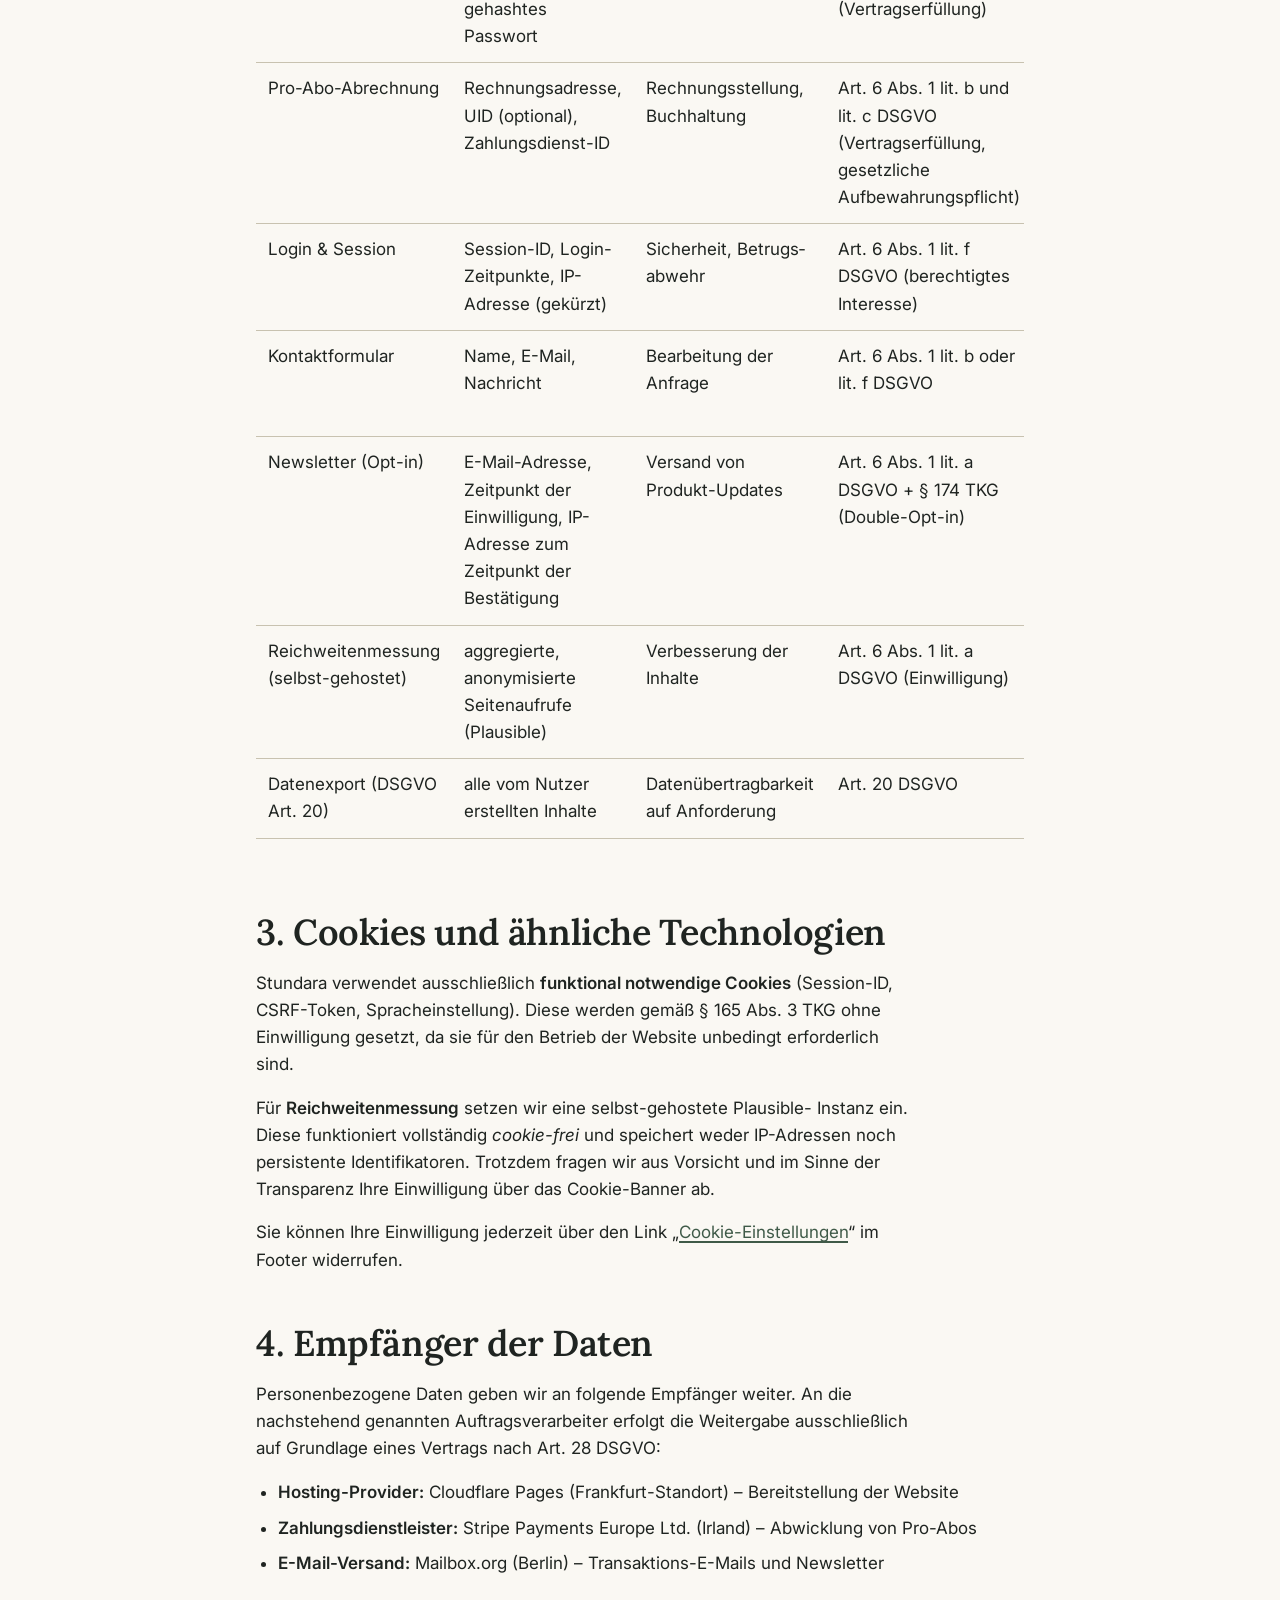
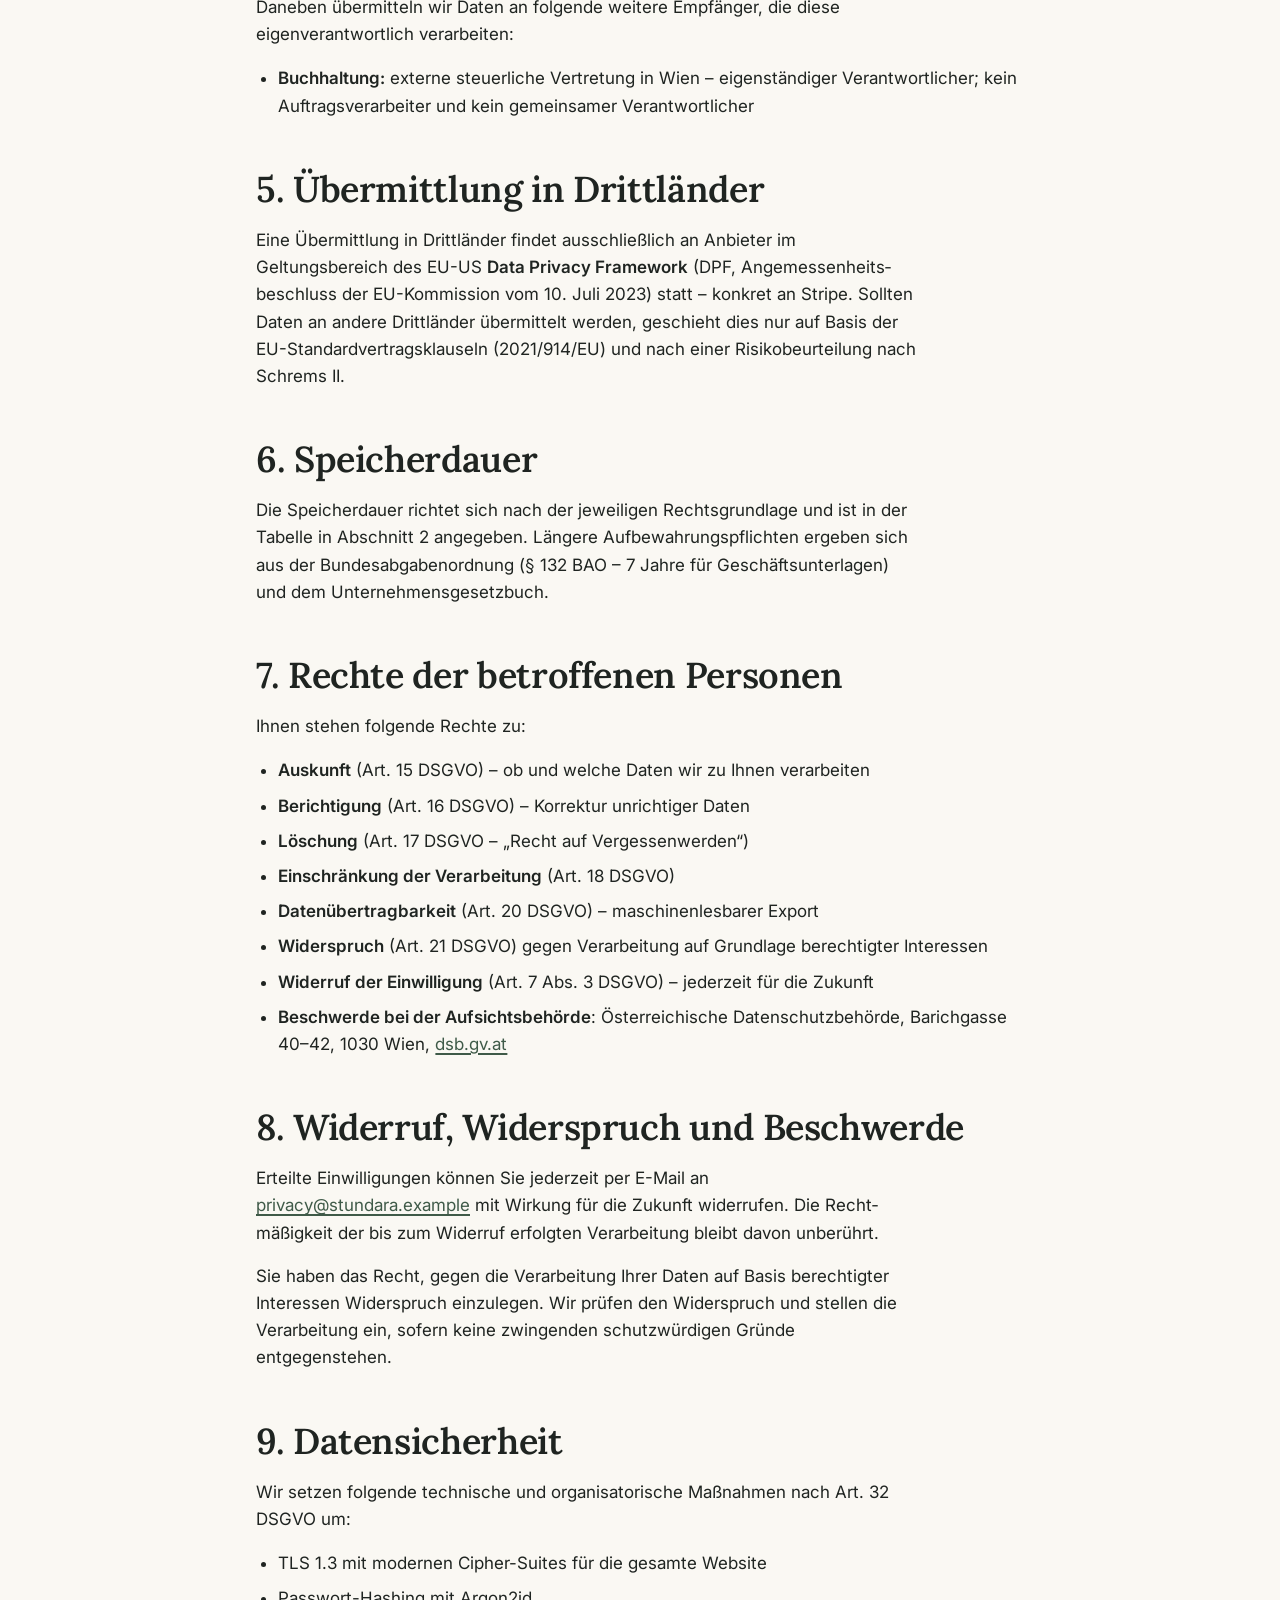
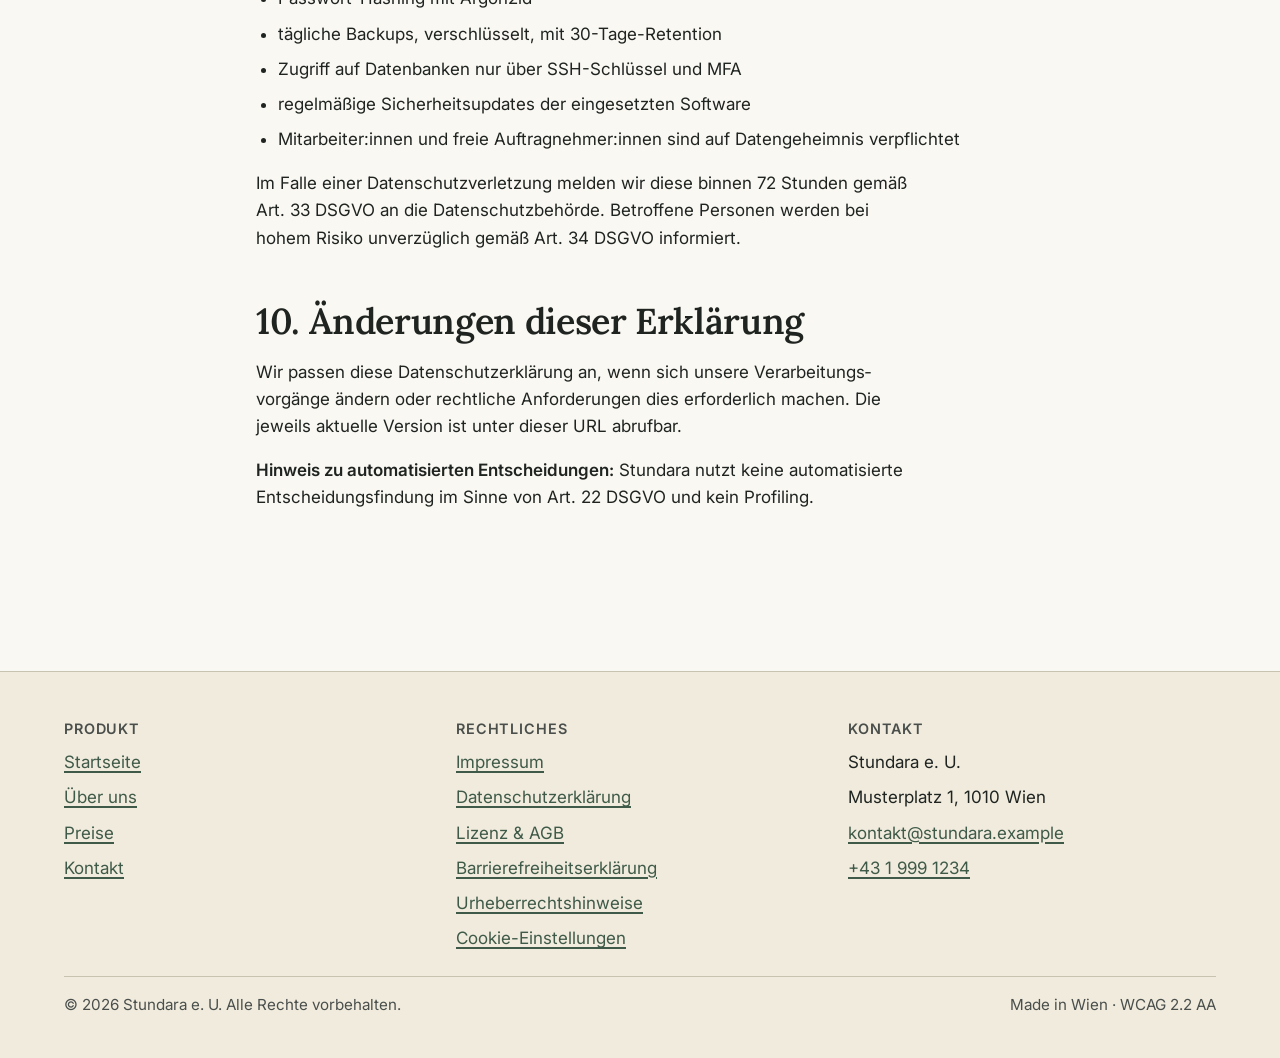
<file: privacy.html>
<!DOCTYPE html>
<html lang="de-AT">
<head>
  <meta charset="UTF-8">
  <meta name="viewport" content="width=device-width, initial-scale=1.0">
  <title>Datenschutzerklärung – Stundara</title>
  <meta name="description" content="Datenschutzerklärung der Stundara e. U. nach Art. 13 DSGVO und § 165 TKG.">
  <link rel="preconnect" href="https://fonts.googleapis.com">
  <link rel="preconnect" href="https://fonts.gstatic.com" crossorigin>
  <link rel="stylesheet" href="https://fonts.googleapis.com/css2?family=Inter:wght@400;500;600;700&family=Lora:ital,wght@0,500;0,600;1,400&display=swap">
  <link rel="stylesheet" href="assets/css/base.css">
  <link rel="icon" type="image/svg+xml" href="assets/img/favicon.svg">
</head>
<body>
  <a class="skip-link" href="#main">Zum Inhalt springen</a>

  <header class="site-header" role="banner">
    <div class="container site-header__inner">
      <a href="index.html" class="brand" aria-label="Stundara, Startseite">
        <svg class="brand__logo" viewBox="0 0 32 32" aria-hidden="true" focusable="false">
          <path d="M8 4 H24 V8 C24 12 18 14 18 16 C18 18 24 20 24 24 V28 H8 V24 C8 20 14 18 14 16 C14 14 8 12 8 8 Z" fill="none" stroke="#3F5A48" stroke-width="2.5" stroke-linejoin="round"/>
          <path d="M11 6 H21 M11 26 H21" stroke="#3F5A48" stroke-width="2.5" stroke-linecap="round"/>
          <circle cx="16" cy="16" r="1.4" fill="#B05C2E"/>
        </svg>
        <span>Stundara</span>
      </a>
      <button class="site-nav__toggle" type="button" aria-expanded="false" aria-controls="primary-nav" aria-label="Hauptmenü öffnen oder schließen">
        <span aria-hidden="true">☰</span><span>Menü</span>
      </button>
      <nav id="primary-nav" aria-label="Hauptnavigation">
        <ul class="site-nav__list">
          <li><a class="site-nav__link" href="index.html">Start</a></li>
          <li><a class="site-nav__link" href="about.html">Über uns</a></li>
          <li><a class="site-nav__link" href="pricing.html">Preise</a></li>
          <li><a class="site-nav__link" href="contact.html">Kontakt</a></li>
          <li><a class="btn btn--primary" href="pricing.html">Pro testen</a></li>
        </ul>
      </nav>
    </div>
  </header>

  <main id="main">

    <section class="section">
      <div class="container article">
        <h1>Datenschutzerklärung</h1>
        <p>
          Diese Erklärung informiert Sie nach Art. 13 und Art. 14 der Datenschutz-Grundverordnung
          (DSGVO) sowie nach § 165 TKG 2021 darüber, welche personenbezogenen Daten
          Stundara e. U. verarbeitet, zu welchen Zwecken und auf welcher Rechtsgrundlage.
        </p>
        <p>
          Stand: <time datetime="2026-05-14">14.&nbsp;Mai 2026</time>
        </p>

        <nav class="toc" aria-label="Inhaltsverzeichnis">
          <h2>Inhalt</h2>
          <ul>
            <li><a href="#verantwortlich">1. Verantwortlicher</a></li>
            <li><a href="#daten">2. Verarbeitete Daten, Zwecke, Rechtsgrundlagen</a></li>
            <li><a href="#cookies">3. Cookies und ähnliche Technologien</a></li>
            <li><a href="#empfaenger">4. Empfänger der Daten</a></li>
            <li><a href="#drittland">5. Übermittlung in Drittländer</a></li>
            <li><a href="#dauer">6. Speicherdauer</a></li>
            <li><a href="#rechte">7. Rechte der betroffenen Personen</a></li>
            <li><a href="#widerruf">8. Widerruf, Widerspruch und Beschwerde</a></li>
            <li><a href="#sicherheit">9. Datensicherheit</a></li>
            <li><a href="#aenderungen">10. Änderungen dieser Erklärung</a></li>
          </ul>
        </nav>

        <h2 id="verantwortlich">1. Verantwortlicher</h2>
        <p>
          Verantwortlicher im Sinne der DSGVO ist:
        </p>
        <address>
          Stundara e. U.<br>
          Musterplatz 1, 1010 Wien, Österreich<br>
          E-Mail: <a href="mailto:privacy@stundara.example">privacy@stundara.example</a><br>
          Telefon: <a href="tel:+4319991234">+43 1 999 1234</a>
        </address>
        <p>
          Die Bestellung einer Datenschutz­beauftragten ist nach Art. 37 DSGVO nicht
          verpflichtend, da Stundara weder umfangreiche, systematische Über­wachung
          betroffener Personen noch sensible Datenarten zur Kerntätigkeit verarbeitet.
          Datenschutz-Anliegen werden direkt von der Inhaberin bearbeitet.
        </p>

        <h2 id="daten">2. Verarbeitete Daten, Zwecke, Rechtsgrundlagen</h2>
        <p>
          Die folgende Übersicht zeigt, welche Daten Stundara wann verarbeitet,
          zu welchem Zweck und auf welcher Rechtsgrundlage gemäß Art. 6 DSGVO:
        </p>

        <div class="table-wrap" tabindex="0" role="region" aria-label="Verarbeitungsvorgänge im Stundara-Webshop">
          <table class="data">
            <caption>Verarbeitungsvorgänge im Stundara-Webshop</caption>
            <thead>
              <tr>
                <th scope="col">Vorgang</th>
                <th scope="col">Daten</th>
                <th scope="col">Zweck</th>
                <th scope="col">Rechtsgrundlage</th>
                <th scope="col">Speicherdauer</th>
              </tr>
            </thead>
            <tbody>
              <tr>
                <td>Account-Anlage</td>
                <td>Name, E-Mail-Adresse, gehashtes Passwort</td>
                <td>Bereitstellung des Pro-Zugangs, Login</td>
                <td>Art. 6 Abs. 1 lit. b DSGVO (Vertragserfüllung)</td>
                <td>bis Vertragsende + Verjährungsfrist</td>
              </tr>
              <tr>
                <td>Pro-Abo-Abrechnung</td>
                <td>Rechnungsadresse, UID (optional), Zahlungs­dienst-ID</td>
                <td>Rechnungsstellung, Buchhaltung</td>
                <td>Art. 6 Abs. 1 lit. b und lit. c DSGVO (Vertragserfüllung, gesetzliche Aufbewahrungspflicht)</td>
                <td>7 Jahre nach Geschäftsjahresende (§ 132 BAO)</td>
              </tr>
              <tr>
                <td>Login &amp; Session</td>
                <td>Session-ID, Login-Zeitpunkte, IP-Adresse (gekürzt)</td>
                <td>Sicherheit, Betrugs­abwehr</td>
                <td>Art. 6 Abs. 1 lit. f DSGVO (berechtigtes Interesse)</td>
                <td>maximal 6 Monate</td>
              </tr>
              <tr>
                <td>Kontaktformular</td>
                <td>Name, E-Mail, Nachricht</td>
                <td>Bearbeitung der Anfrage</td>
                <td>Art. 6 Abs. 1 lit. b oder lit. f DSGVO</td>
                <td>bis Erledigung der Anfrage + Verjährungsfrist</td>
              </tr>
              <tr>
                <td>Newsletter (Opt-in)</td>
                <td>E-Mail-Adresse, Zeitpunkt der Einwilligung, IP-Adresse zum Zeitpunkt der Bestätigung</td>
                <td>Versand von Produkt-Updates</td>
                <td>Art. 6 Abs. 1 lit. a DSGVO + § 174 TKG (Double-Opt-in)</td>
                <td>bis zur Abmeldung</td>
              </tr>
              <tr>
                <td>Reichweitenmessung (selbst-gehostet)</td>
                <td>aggregierte, anonymisierte Seitenaufrufe (Plausible)</td>
                <td>Verbesserung der Inhalte</td>
                <td>Art. 6 Abs. 1 lit. a DSGVO (Einwilligung)</td>
                <td>maximal 12 Monate</td>
              </tr>
              <tr>
                <td>Datenexport (DSGVO Art. 20)</td>
                <td>alle vom Nutzer erstellten Inhalte</td>
                <td>Datenübertragbarkeit auf Anforderung</td>
                <td>Art. 20 DSGVO</td>
                <td>einmalige Ausgabe</td>
              </tr>
            </tbody>
          </table>
        </div>

        <h2 id="cookies">3. Cookies und ähnliche Technologien</h2>
        <p>
          Stundara verwendet ausschließlich <strong>funktional notwendige Cookies</strong>
          (Session-ID, CSRF-Token, Spracheinstellung). Diese werden gemäß § 165 Abs. 3 TKG ohne
          Einwilligung gesetzt, da sie für den Betrieb der Website unbedingt erforderlich sind.
        </p>
        <p>
          Für <strong>Reichweitenmessung</strong> setzen wir eine selbst-gehostete Plausible-
          Instanz ein. Diese funktioniert vollständig <em>cookie-frei</em> und speichert
          weder IP-Adressen noch persistente Identifikatoren. Trotzdem fragen wir aus Vorsicht
          und im Sinne der Transparenz Ihre Einwilligung über das Cookie-Banner ab.
        </p>
        <p>
          Sie können Ihre Einwilligung jederzeit über den Link
          „<a href="#" data-cookie-reopen>Cookie-Einstellungen</a>“ im Footer widerrufen.
        </p>

        <h2 id="empfaenger">4. Empfänger der Daten</h2>
        <p>
          Personenbezogene Daten geben wir an folgende Empfänger weiter. An die nachstehend
          genannten Auftragsverarbeiter erfolgt die Weitergabe ausschließlich auf Grundlage
          eines Vertrags nach Art. 28 DSGVO:
        </p>
        <ul>
          <li><strong>Hosting-Provider:</strong> Cloudflare Pages (Frankfurt-Standort) – Bereitstellung der Website</li>
          <li><strong>Zahlungsdienstleister:</strong> Stripe Payments Europe Ltd. (Irland) – Abwicklung von Pro-Abos</li>
          <li><strong>E-Mail-Versand:</strong> Mailbox.org (Berlin) – Transaktions-E-Mails und Newsletter</li>
        </ul>
        <p>
          Daneben übermitteln wir Daten an folgende weitere Empfänger, die diese
          eigenverantwortlich verarbeiten:
        </p>
        <ul>
          <li><strong>Buchhaltung:</strong> externe steuerliche Vertretung in Wien – eigenständiger Verantwortlicher; kein Auftragsverarbeiter und kein gemeinsamer Verantwortlicher</li>
        </ul>

        <h2 id="drittland">5. Übermittlung in Drittländer</h2>
        <p>
          Eine Übermittlung in Drittländer findet ausschließlich an Anbieter im
          Geltungsbereich des EU-US <strong>Data Privacy Framework</strong> (DPF, Angemessenheits­beschluss
          der EU-Kommission vom 10.&nbsp;Juli 2023) statt – konkret an Stripe. Sollten
          Daten an andere Drittländer übermittelt werden, geschieht dies nur auf Basis der
          EU-Standardvertragsklauseln (2021/914/EU) und nach einer Risikobeurteilung nach
          Schrems&nbsp;II.
        </p>

        <h2 id="dauer">6. Speicherdauer</h2>
        <p>
          Die Speicherdauer richtet sich nach der jeweiligen Rechtsgrundlage und ist in der
          Tabelle in Abschnitt 2 angegeben. Längere Aufbewahrungs­pflichten ergeben sich aus
          der Bundes­abgabenordnung (§ 132 BAO – 7 Jahre für Geschäftsunterlagen) und dem
          Unternehmensgesetzbuch.
        </p>

        <h2 id="rechte">7. Rechte der betroffenen Personen</h2>
        <p>
          Ihnen stehen folgende Rechte zu:
        </p>
        <ul>
          <li><strong>Auskunft</strong> (Art. 15 DSGVO) – ob und welche Daten wir zu Ihnen verarbeiten</li>
          <li><strong>Berichtigung</strong> (Art. 16 DSGVO) – Korrektur unrichtiger Daten</li>
          <li><strong>Löschung</strong> (Art. 17 DSGVO – „Recht auf Vergessenwerden“)</li>
          <li><strong>Einschränkung der Verarbeitung</strong> (Art. 18 DSGVO)</li>
          <li><strong>Datenübertragbarkeit</strong> (Art. 20 DSGVO) – maschinen­lesbarer Export</li>
          <li><strong>Widerspruch</strong> (Art. 21 DSGVO) gegen Verarbeitung auf Grundlage berechtigter Interessen</li>
          <li><strong>Widerruf der Einwilligung</strong> (Art. 7 Abs. 3 DSGVO) – jederzeit für die Zukunft</li>
          <li><strong>Beschwerde bei der Aufsichtsbehörde</strong>: Österreichische Datenschutzbehörde,
            Barichgasse 40–42, 1030 Wien, <a href="https://www.dsb.gv.at">dsb.gv.at</a></li>
        </ul>

        <h2 id="widerruf">8. Widerruf, Widerspruch und Beschwerde</h2>
        <p>
          Erteilte Einwilligungen können Sie jederzeit per E-Mail an
          <a href="mailto:privacy@stundara.example">privacy@stundara.example</a> mit Wirkung
          für die Zukunft widerrufen. Die Recht­mäßigkeit der bis zum Widerruf erfolgten
          Verarbeitung bleibt davon unberührt.
        </p>
        <p>
          Sie haben das Recht, gegen die Verarbeitung Ihrer Daten auf Basis berechtigter
          Interessen Widerspruch einzulegen. Wir prüfen den Widerspruch und stellen die
          Verarbeitung ein, sofern keine zwingenden schutzwürdigen Gründe entgegenstehen.
        </p>

        <h2 id="sicherheit">9. Datensicherheit</h2>
        <p>
          Wir setzen folgende technische und organisatorische Maßnahmen nach Art. 32 DSGVO um:
        </p>
        <ul>
          <li>TLS 1.3 mit modernen Cipher-Suites für die gesamte Website</li>
          <li>Passwort-Hashing mit Argon2id</li>
          <li>tägliche Backups, verschlüsselt, mit 30-Tage-Retention</li>
          <li>Zugriff auf Datenbanken nur über SSH-Schlüssel und MFA</li>
          <li>regelmäßige Sicherheits­updates der eingesetzten Software</li>
          <li>Mitarbeiter:innen und freie Auftragnehmer:innen sind auf Datengeheimnis verpflichtet</li>
        </ul>
        <p>
          Im Falle einer Daten­schutz­verletzung melden wir diese binnen 72 Stunden gemäß
          Art. 33 DSGVO an die Datenschutzbehörde. Betroffene Personen werden bei hohem
          Risiko unverzüglich gemäß Art. 34 DSGVO informiert.
        </p>

        <h2 id="aenderungen">10. Änderungen dieser Erklärung</h2>
        <p>
          Wir passen diese Datenschutzerklärung an, wenn sich unsere Verarbeitungs­vorgänge
          ändern oder rechtliche Anforderungen dies erforderlich machen. Die jeweils aktuelle
          Version ist unter dieser URL abrufbar.
        </p>

        <p>
          <strong>Hinweis zu automatisierten Entscheidungen:</strong> Stundara nutzt keine
          automatisierte Entscheidungsfindung im Sinne von Art. 22 DSGVO und kein Profiling.
        </p>

      </div>
    </section>

  </main>

  <footer class="site-footer" role="contentinfo">
    <div class="container site-footer__grid">
      <div class="site-footer__col">
        <h2>Produkt</h2>
        <ul>
          <li><a href="index.html">Startseite</a></li>
          <li><a href="about.html">Über uns</a></li>
          <li><a href="pricing.html">Preise</a></li>
          <li><a href="contact.html">Kontakt</a></li>
        </ul>
      </div>
      <div class="site-footer__col">
        <h2>Rechtliches</h2>
        <ul>
          <li><a href="imprint.html">Impressum</a></li>
          <li><a href="privacy.html" aria-current="page">Datenschutzerklärung</a></li>
          <li><a href="license.html">Lizenz &amp; AGB</a></li>
          <li><a href="accessibility.html">Barrierefreiheitserklärung</a></li>
          <li><a href="credits.html">Urheberrechtshinweise</a></li>
          <li><a href="#" data-cookie-reopen>Cookie-Einstellungen</a></li>
        </ul>
      </div>
      <div class="site-footer__col">
        <h2>Kontakt</h2>
        <ul>
          <li>Stundara e. U.</li>
          <li>Musterplatz 1, 1010 Wien</li>
          <li><a href="mailto:kontakt@stundara.example">kontakt@stundara.example</a></li>
          <li><a href="tel:+4319991234">+43 1 999 1234</a></li>
        </ul>
      </div>
    </div>
    <div class="container site-footer__bottom">
      <p>&copy; 2026 Stundara e. U. Alle Rechte vorbehalten.</p>
      <p>Made in Wien · WCAG 2.2 AA</p>
    </div>
  </footer>

  <aside class="cookie-banner" id="cookie-banner" role="region" aria-labelledby="cookie-banner-title" aria-describedby="cookie-banner-desc" tabindex="-1" hidden>
    <div class="container cookie-banner__grid">
      <div>
        <h2 id="cookie-banner-title" class="visually-hidden">Cookie-Einstellungen</h2>
        <p id="cookie-banner-desc">Wir setzen ausschließlich funktional notwendige Cookies. Für anonyme Reichweitenmessung fragen wir um deine Einwilligung. Mehr in der <a href="privacy.html">Datenschutzerklärung</a>.</p>
      </div>
      <div class="cookie-banner__actions">
        <button type="button" class="btn btn--ghost" data-consent="necessary">Nur notwendige</button>
        <button type="button" class="btn btn--primary" data-consent="all">Statistik erlauben</button>
      </div>
    </div>
  </aside>

  <script src="assets/js/main.js" defer></script>
</body>
</html>
</file>
<file: assets/css/base.css>
/* ============================================================
   Stundara — Design-System (WCAG 2.2 AA konform)
   ------------------------------------------------------------
   Alle Farbpaare wurden gegen WCAG 2.2 AA verifiziert:
     Text (4.5:1) und große Schrift (3.0:1)
   ============================================================ */

/* ----- 1. CSS-Variablen ----- */
:root {
  /* Brand-Farben — alle Paare AA-verifiziert */
  --c-bg:           #FAF8F3; /* Off-White */
  --c-bg-alt:       #F0EBDD; /* leicht warmer Akzent */
  --c-surface:      #FFFFFF;
  --c-text:         #1F2421; /* Anthrazit (Kontrast zu --c-bg: ~14.4:1) */
  --c-text-muted:   #4A4F4C; /* gedämpft, aber AA-konform (~8.4:1) */
  --c-primary:      #3F5A48; /* dunkles Sage Green (Kontrast zu --c-bg: ~7.6:1) */
  --c-primary-h:    #2F4536; /* Hover */
  --c-accent:       #B05C2E; /* warmes Bronze (Kontrast zu --c-bg: ~5.0:1) */
  --c-accent-h:     #8E481F;
  --c-focus:        #2F4536; /* deutlicher Fokus-Ring */
  --c-border:       #C8C2B0;
  --c-border-input: #6F6A5B; /* Formularfeld-Rahmen — Kontrast ~5.4:1 zu Weiß (WCAG 2.2 SC 1.4.11) */
  --c-error:        #8C2020; /* AA-konform auf hellem BG */
  --c-success:      #2F5A2F;

  /* Typografie */
  --font-sans: "Inter", "Helvetica Neue", Arial, system-ui, sans-serif;
  --font-serif: "Lora", Georgia, "Times New Roman", serif;
  --fs-1: clamp(2rem, 4vw + 1rem, 3.25rem);
  --fs-2: clamp(1.5rem, 2vw + 1rem, 2.25rem);
  --fs-3: 1.375rem;
  --fs-body: 1.0625rem;
  --fs-sm: 0.95rem;
  --lh-tight: 1.2;
  --lh-body: 1.6;

  /* Abstände & Layout */
  --sp-1: 0.25rem;
  --sp-2: 0.5rem;
  --sp-3: 0.75rem;
  --sp-4: 1rem;
  --sp-5: 1.5rem;
  --sp-6: 2rem;
  --sp-7: 3rem;
  --sp-8: 4.5rem;
  --radius-sm: 4px;
  --radius-md: 8px;
  --radius-lg: 14px;
  --container: 72rem;

  /* Schatten — sparsam */
  --shadow-sm: 0 1px 2px rgba(31, 36, 33, 0.08);
  --shadow-md: 0 4px 14px rgba(31, 36, 33, 0.10);
}

/* ----- 2. Reset / Base ----- */
*, *::before, *::after { box-sizing: border-box; }
html { -webkit-text-size-adjust: 100%; scroll-behavior: smooth; }
body {
  margin: 0;
  font-family: var(--font-sans);
  font-size: var(--fs-body);
  line-height: var(--lh-body);
  color: var(--c-text);
  background-color: var(--c-bg);
  text-rendering: optimizeLegibility;
}
img, svg, video { max-width: 100%; height: auto; display: block; }
button { font: inherit; cursor: pointer; }

/* ----- 3. Typografie ----- */
h1, h2, h3, h4 {
  font-family: var(--font-serif);
  font-weight: 600;
  line-height: var(--lh-tight);
  color: var(--c-text);
  margin: 0 0 var(--sp-4);
  letter-spacing: -0.01em;
}
h1 { font-size: var(--fs-1); }
h2 { font-size: var(--fs-2); margin-top: var(--sp-7); }
h3 { font-size: var(--fs-3); margin-top: var(--sp-5); }
p { margin: 0 0 var(--sp-4); max-width: 60ch; }
a {
  color: var(--c-primary);
  text-decoration: underline;
  text-underline-offset: 0.2em;
  text-decoration-thickness: 1.5px;
}
a:hover { color: var(--c-primary-h); }
strong { font-weight: 600; }
small { font-size: var(--fs-sm); color: var(--c-text-muted); }

/* ----- 4. Fokus-Indikator (WCAG 2.2 Focus Appearance) ----- */
:focus { outline: none; }
:focus-visible {
  outline: 3px solid var(--c-focus);
  outline-offset: 3px;
  border-radius: var(--radius-sm);
}

/* ----- 5. Skip-Link ----- */
.skip-link {
  position: absolute;
  left: var(--sp-3);
  top: -3rem;
  z-index: 1000;
  background: var(--c-text);
  color: var(--c-bg);
  padding: var(--sp-3) var(--sp-4);
  border-radius: var(--radius-md);
  text-decoration: none;
  font-weight: 600;
}
.skip-link:focus-visible { top: var(--sp-3); }

/* ----- 6. Layout ----- */
.container {
  width: min(100% - 2rem, var(--container));
  margin-inline: auto;
}
.section { padding-block: var(--sp-8); }
.grid { display: grid; gap: var(--sp-5); }
.grid--features { grid-template-columns: repeat(auto-fit, minmax(16rem, 1fr)); }
.grid--pricing { grid-template-columns: repeat(auto-fit, minmax(18rem, 1fr)); }

/* ----- 7. Header / Nav ----- */
.site-header {
  background: var(--c-bg);
  border-bottom: 1px solid var(--c-border);
  position: sticky;
  top: 0;
  z-index: 100;
}
.site-header__inner {
  display: flex;
  align-items: center;
  justify-content: space-between;
  padding-block: var(--sp-4);
  gap: var(--sp-4);
}
.brand {
  display: inline-flex;
  align-items: center;
  gap: var(--sp-3);
  text-decoration: none;
  color: var(--c-text);
  font-family: var(--font-serif);
  font-size: 1.25rem;
  font-weight: 600;
}
.brand:hover { color: var(--c-primary); }
.brand__logo { width: 1.75rem; height: 1.75rem; }

.site-nav__toggle {
  display: none;
  background: transparent;
  border: 2px solid var(--c-border);
  border-radius: var(--radius-sm);
  padding: var(--sp-2) var(--sp-3);
  min-height: 44px;
  min-width: 44px;
}
.site-nav__list {
  list-style: none;
  margin: 0;
  padding: 0;
  display: flex;
  gap: var(--sp-5);
  align-items: center;
}
.site-nav__link {
  text-decoration: none;
  color: var(--c-text);
  padding: var(--sp-2) 0;
  position: relative;
  font-weight: 500;
}
.site-nav__link:hover { color: var(--c-primary); }
.site-nav__link[aria-current="page"] {
  color: var(--c-primary);
  font-weight: 600;
}
.site-nav__link[aria-current="page"]::after {
  content: "";
  position: absolute;
  left: 0; right: 0; bottom: -4px;
  border-bottom: 2px solid var(--c-primary);
}

/* ----- 8. Buttons (alle min. 44x44px Touch / WCAG 2.2 Target Size 24x24 erfüllt) ----- */
.btn {
  display: inline-flex;
  align-items: center;
  justify-content: center;
  gap: var(--sp-2);
  min-height: 44px;
  min-width: 44px;
  padding: var(--sp-3) var(--sp-5);
  border-radius: var(--radius-md);
  border: 2px solid transparent;
  font-weight: 600;
  text-decoration: none;
  cursor: pointer;
  transition: background-color 0.15s ease, border-color 0.15s ease;
}
.btn--primary {
  background: var(--c-primary);
  color: var(--c-bg);
}
.btn--primary:hover, .btn--primary:focus-visible {
  background: var(--c-primary-h);
  color: var(--c-bg);
}
.btn--secondary {
  background: transparent;
  color: var(--c-primary);
  border-color: var(--c-primary);
}
.btn--secondary:hover, .btn--secondary:focus-visible {
  background: var(--c-bg-alt);
  color: var(--c-primary-h);
  border-color: var(--c-primary-h);
}
.btn--ghost {
  background: transparent;
  color: var(--c-text);
  border-color: var(--c-border);
}

/* ----- 9. Hero ----- */
.hero {
  padding-block: var(--sp-8);
  background:
    radial-gradient(800px 400px at 80% 0%, rgba(176, 92, 46, 0.08), transparent 60%),
    var(--c-bg);
}
.hero__grid {
  display: grid;
  gap: var(--sp-7);
  grid-template-columns: 1fr;
  align-items: center;
}
@media (min-width: 60rem) {
  .hero__grid { grid-template-columns: 1.1fr 1fr; }
}
.hero__lede {
  font-size: 1.15rem;
  color: var(--c-text-muted);
  margin-bottom: var(--sp-5);
}
.hero__actions { display: flex; flex-wrap: wrap; gap: var(--sp-3); }

/* ----- 10. Karten ----- */
.card {
  background: var(--c-surface);
  border: 1px solid var(--c-border);
  border-radius: var(--radius-lg);
  padding: var(--sp-5);
  box-shadow: var(--shadow-sm);
}
.card__title { margin-top: 0; font-size: 1.125rem; }
.card__icon {
  width: 2rem;
  height: 2rem;
  color: var(--c-primary);
  margin-bottom: var(--sp-3);
}

/* ----- 11. Pricing ----- */
.price-card {
  background: var(--c-surface);
  border: 2px solid var(--c-border);
  border-radius: var(--radius-lg);
  padding: var(--sp-6);
  display: flex;
  flex-direction: column;
  gap: var(--sp-4);
}
.price-card--featured {
  border-color: var(--c-primary);
  background: var(--c-bg-alt);
}
.price-card__price {
  font-family: var(--font-serif);
  font-size: 2.25rem;
  font-weight: 600;
}
.price-card__price span { font-size: 1rem; color: var(--c-text-muted); }
.price-card__list {
  list-style: none;
  padding: 0;
  margin: 0;
  display: grid;
  gap: var(--sp-3);
}
.price-card__list li::before {
  content: "✓ ";
  color: var(--c-primary);
  font-weight: 700;
}

/* ----- 12. Forms ----- */
.form-field {
  display: flex;
  flex-direction: column;
  gap: var(--sp-2);
  margin-bottom: var(--sp-4);
}
.form-field label {
  font-weight: 600;
}
.form-field input,
.form-field textarea,
.form-field select {
  padding: var(--sp-3);
  font: inherit;
  border: 2px solid var(--c-border-input);
  border-radius: var(--radius-md);
  background: var(--c-surface);
  color: var(--c-text);
  min-height: 44px;
}
.form-field input:focus-visible,
.form-field textarea:focus-visible,
.form-field select:focus-visible {
  border-color: var(--c-focus);
  outline: 3px solid var(--c-focus);
  outline-offset: 1px;
}
.form-field [aria-invalid="true"] {
  border-color: var(--c-error);
}
.form-field__hint {
  color: var(--c-text-muted);
  font-size: var(--fs-sm);
}
.form-field__error {
  color: var(--c-error);
  font-weight: 600;
}

/* ----- 13. Footer ----- */
.site-footer {
  margin-top: var(--sp-8);
  background: var(--c-bg-alt);
  border-top: 1px solid var(--c-border);
  padding-block: var(--sp-7) var(--sp-5);
}
.site-footer__grid {
  display: grid;
  gap: var(--sp-5);
  grid-template-columns: 1fr;
}
@media (min-width: 40rem) {
  .site-footer__grid { grid-template-columns: repeat(3, 1fr); }
}
.site-footer__col h2 {
  font-family: var(--font-sans);
  font-size: 0.9rem;
  text-transform: uppercase;
  letter-spacing: 0.06em;
  color: var(--c-text-muted);
  margin: 0 0 var(--sp-3);
}
.site-footer__col ul {
  list-style: none;
  padding: 0;
  margin: 0;
  display: grid;
  gap: var(--sp-2);
}
.site-footer__bottom {
  margin-top: var(--sp-5);
  padding-top: var(--sp-4);
  border-top: 1px solid var(--c-border);
  display: flex;
  flex-wrap: wrap;
  gap: var(--sp-4);
  justify-content: space-between;
  color: var(--c-text-muted);
  font-size: var(--fs-sm);
}

/* ----- 14. Cookie-Banner ----- */
.cookie-banner {
  position: fixed;
  inset: auto 0 0 0;
  background: var(--c-text);
  color: var(--c-bg);
  padding: var(--sp-5);
  z-index: 200;
  box-shadow: 0 -8px 30px rgba(0, 0, 0, 0.2);
}
.cookie-banner[hidden] { display: none; }
.cookie-banner__grid {
  display: flex;
  flex-wrap: wrap;
  gap: var(--sp-4);
  align-items: center;
  justify-content: space-between;
}
.cookie-banner p { margin: 0; max-width: 50ch; }
.cookie-banner a { color: var(--c-bg-alt); }
.cookie-banner__actions { display: flex; gap: var(--sp-3); flex-wrap: wrap; }
.cookie-banner__actions .btn--primary {
  background: var(--c-bg);
  color: var(--c-text);
}
.cookie-banner__actions .btn--ghost {
  color: var(--c-bg);
  border-color: var(--c-bg);
}

/* ----- 15. Tables (für Lizenz / Credits) ----- */
.table-wrap { overflow-x: auto; }
table.data {
  width: 100%;
  border-collapse: collapse;
  margin-block: var(--sp-5);
}
table.data caption {
  text-align: left;
  font-weight: 600;
  margin-bottom: var(--sp-3);
}
table.data th, table.data td {
  text-align: left;
  padding: var(--sp-3);
  border-bottom: 1px solid var(--c-border);
  vertical-align: top;
}
table.data thead th {
  background: var(--c-bg-alt);
  font-weight: 600;
}

/* ----- 16. Mobile Nav ----- */
@media (max-width: 47rem) {
  .site-nav__toggle { display: inline-flex; align-items: center; gap: var(--sp-2); }
  .site-nav__list {
    display: none;
    position: absolute;
    top: 100%;
    inset-inline: 0;
    background: var(--c-bg);
    border-top: 1px solid var(--c-border);
    flex-direction: column;
    padding: var(--sp-4);
    gap: var(--sp-3);
  }
  .site-nav__list--open { display: flex; }
  .site-nav__link { padding-block: var(--sp-3); min-height: 44px; display: flex; align-items: center; }
}

/* ----- 17. Reduced Motion ----- */
@media (prefers-reduced-motion: reduce) {
  *, *::before, *::after {
    animation-duration: 0.01ms !important;
    transition-duration: 0.01ms !important;
    scroll-behavior: auto !important;
  }
}

/* ----- 18. Print ----- */
@media print {
  .site-header, .site-footer, .cookie-banner, .hero__actions { display: none; }
  body { background: white; color: black; }
  a { color: black; text-decoration: underline; }
}

/* ----- 19. Visually-hidden (für a11y) ----- */
.visually-hidden:not(:focus):not(:active) {
  position: absolute;
  width: 1px;
  height: 1px;
  margin: -1px;
  padding: 0;
  overflow: hidden;
  clip: rect(0 0 0 0);
  white-space: nowrap;
  border: 0;
}

/* ----- 20. Article / Long-form (für Legal-Seiten) ----- */
.article {
  max-width: 48rem;
  margin-inline: auto;
}

/* ----- 21. Eingebettete Medien (Foto, Audio, Video) ----- */
.media-figure {
  margin: 2rem 0;
}
.media-figure img,
.media-figure video {
  border-radius: 12px;
  border: 1px solid var(--c-border);
}
.media-figure audio {
  width: 100%;
}
.media-figure figcaption {
  margin-top: 0.6rem;
  font-size: 0.95rem;
  color: var(--c-text-muted);
}
.article h2 { margin-top: var(--sp-7); }
.article h3 { margin-top: var(--sp-5); }
.article ul, .article ol { padding-left: 1.4rem; }
.article li { margin-bottom: var(--sp-2); }
.toc {
  background: var(--c-bg-alt);
  padding: var(--sp-4);
  border-radius: var(--radius-md);
  margin-bottom: var(--sp-6);
}
.toc h2 { margin-top: 0; font-size: 1rem; font-family: var(--font-sans); text-transform: uppercase; letter-spacing: 0.06em; }
.toc ul { padding-left: 1.2rem; margin: 0; }
</file>
